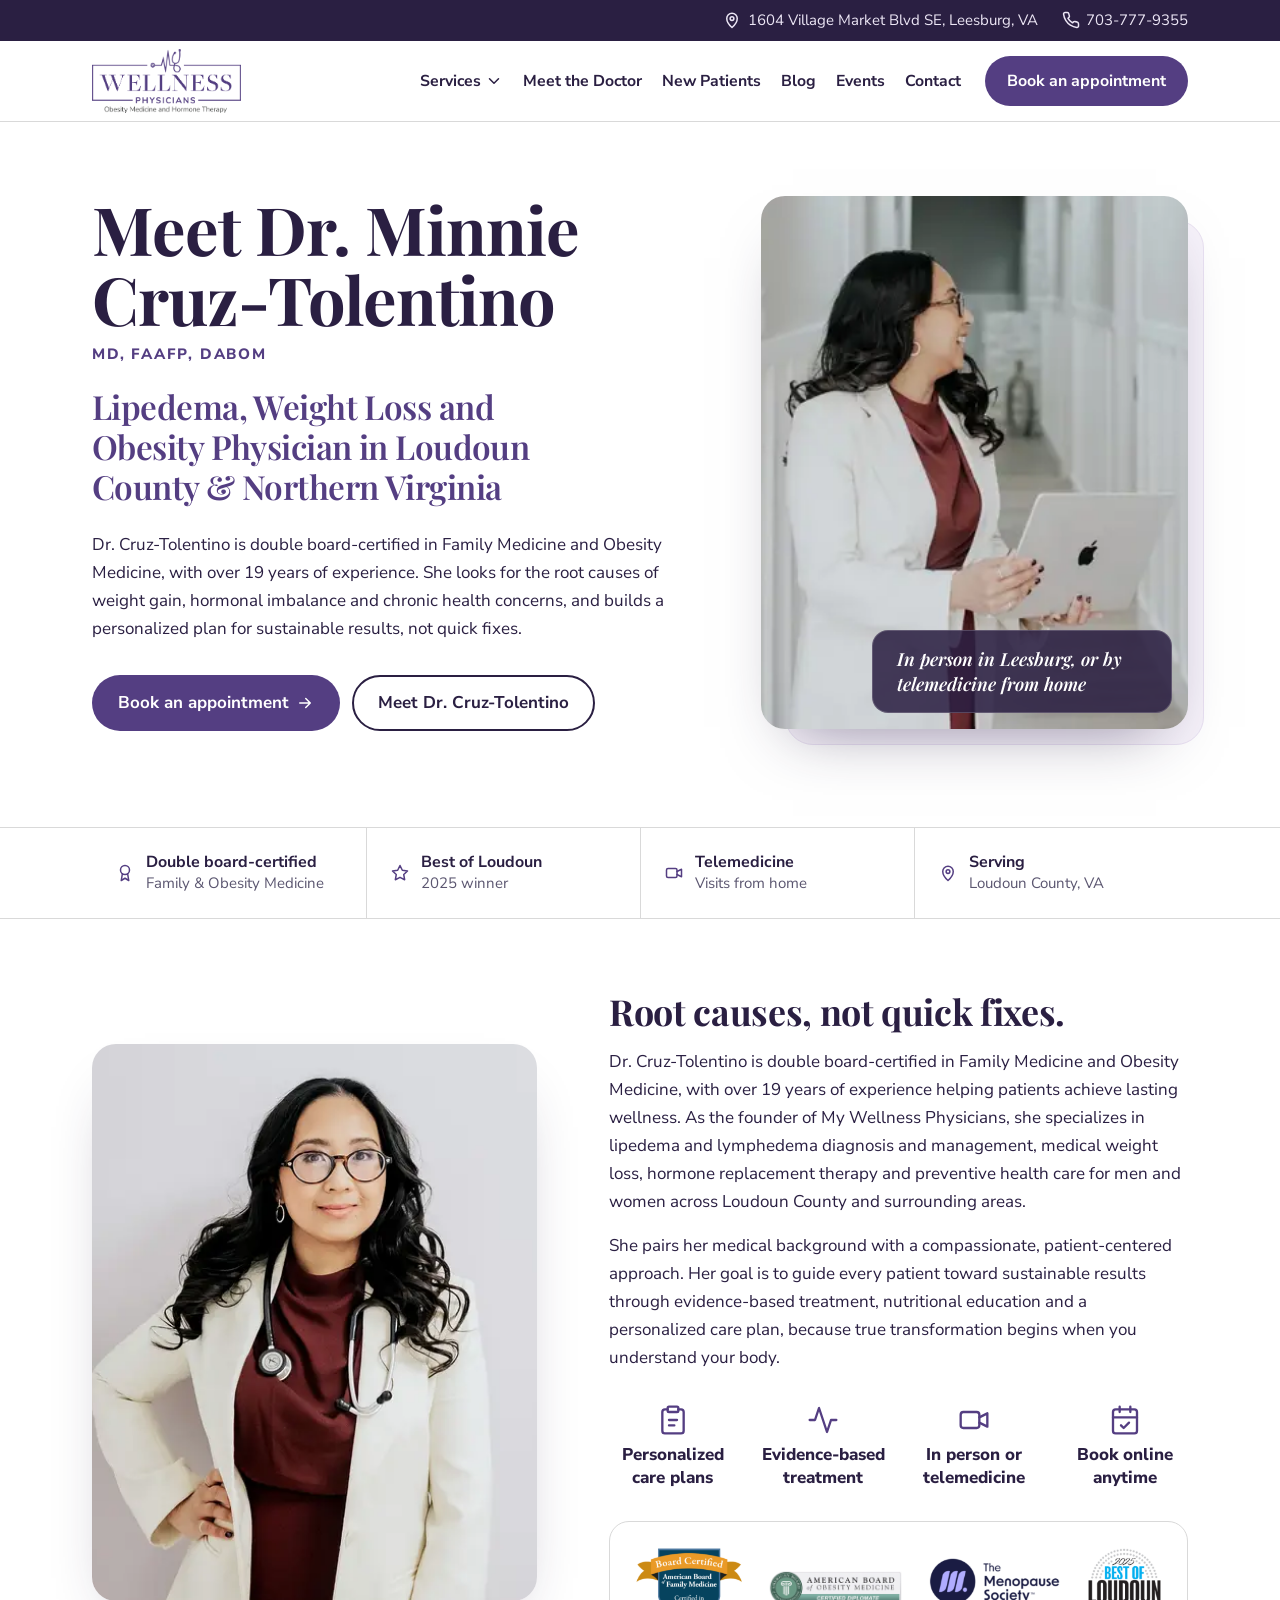
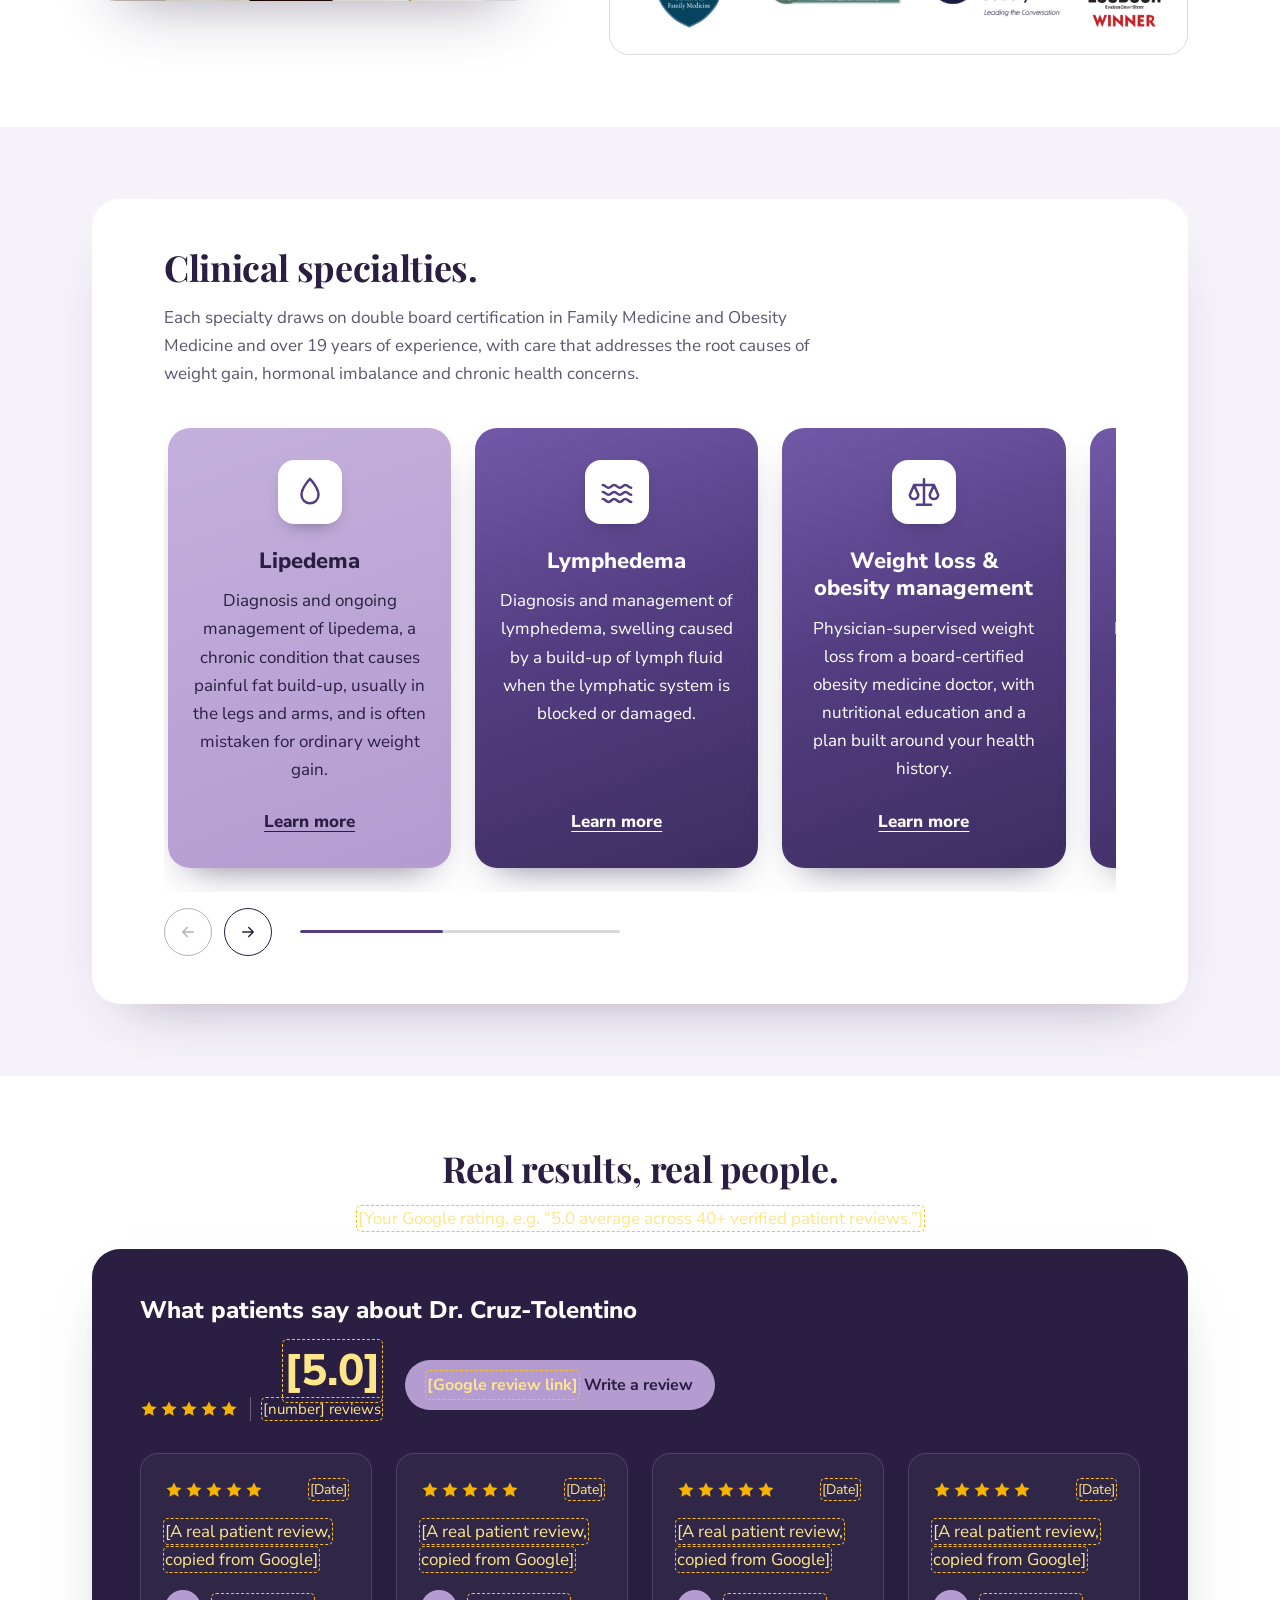
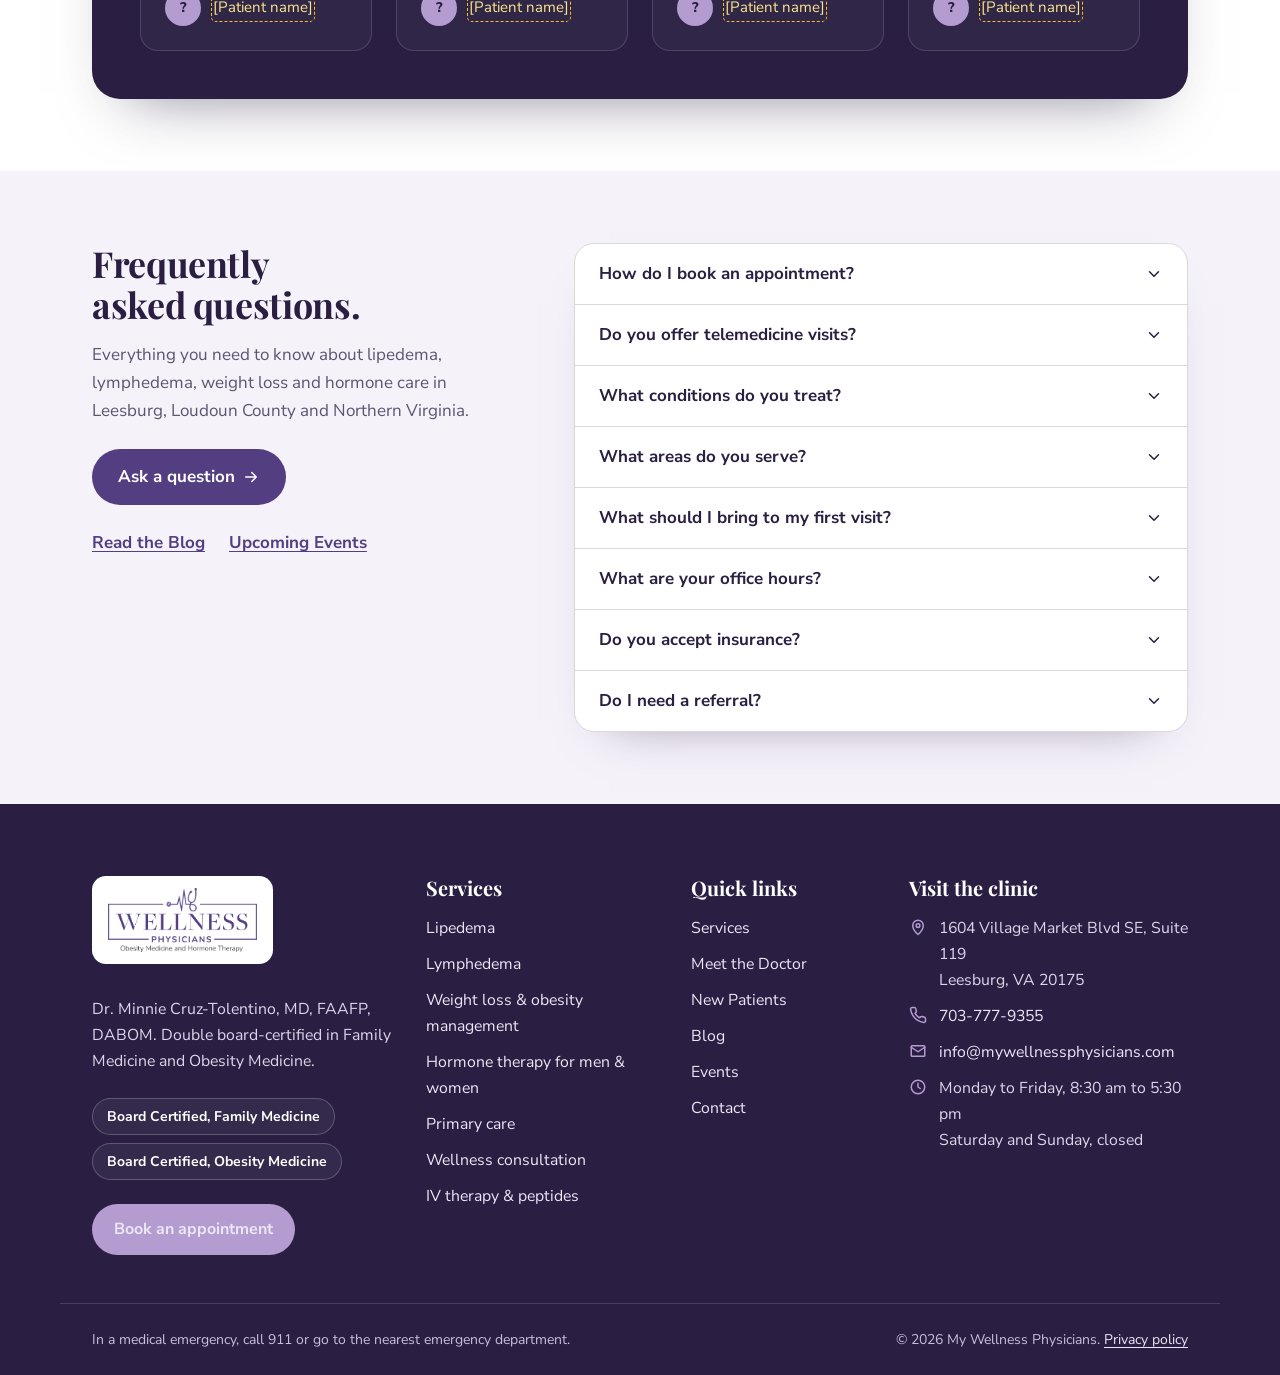
<file: index.html>
<!doctype html>
<html lang="en">
<head>
  <meta charset="utf-8">
  <meta name="viewport" content="width=device-width, initial-scale=1">
  <title>Lipedema, Weight Loss &amp; Obesity Doctor in Leesburg, VA | My Wellness Physicians</title>
  <meta name="description" content="Lipedema and lymphedema care, weight loss and obesity management, hormone therapy, primary care and IV therapy in Leesburg, VA. Dr. Minnie Cruz-Tolentino, MD, FAAFP, DABOM, serves Loudoun County and Northern Virginia in person and by telemedicine.">
  <link rel="canonical" href="https://www.mywellnessphysicians.com/">

  <meta property="og:type" content="website">
  <meta property="og:site_name" content="My Wellness Physicians">
  <meta property="og:title" content="Lipedema, Weight Loss &amp; Obesity Physician in Leesburg, VA">
  <meta property="og:description" content="Physician-led medical weight loss, lipedema and lymphedema care, and hormone therapy for Loudoun County. In person or by telemedicine.">
  <meta property="og:url" content="https://www.mywellnessphysicians.com/">
  <meta property="og:image" content="https://www.mywellnessphysicians.com/assets/img/og-image.jpg">
  <meta name="twitter:card" content="summary_large_image">

  <link rel="preconnect" href="https://fonts.googleapis.com">
  <link rel="preconnect" href="https://fonts.gstatic.com" crossorigin>
  <link href="https://fonts.googleapis.com/css2?family=Nunito+Sans:opsz,wght@6..12,400;6..12,600;6..12,700;6..12,800&family=Playfair+Display:wght@600;700&display=swap" rel="stylesheet">
  <link rel="preload" as="image" href="assets/img/dr-cruz-tolentino-clinic-1200.webp" imagesrcset="assets/img/dr-cruz-tolentino-clinic-700.webp 700w, assets/img/dr-cruz-tolentino-clinic-1200.webp 1200w" imagesizes="(min-width: 900px) 540px, 100vw">
  <link rel="stylesheet" href="styles.css">

  <script type="application/ld+json">
  {
    "@context": "https://schema.org",
    "@type": "MedicalClinic",
    "@id": "https://www.mywellnessphysicians.com/#clinic",
    "name": "My Wellness Physicians",
    "description": "Lipedema, weight loss and obesity medicine practice in Leesburg, Virginia offering lipedema and lymphedema care, weight loss and obesity management, hormone therapy for men and women, primary care, wellness consultations, and IV therapy and peptides.",
    "url": "https://www.mywellnessphysicians.com/",
    "logo": "https://www.mywellnessphysicians.com/assets/logo.png",
    "image": "https://www.mywellnessphysicians.com/assets/img/og-image.jpg",
    "telephone": "+1-703-777-9355",
    "email": "info@mywellnessphysicians.com",
    "address": {
      "@type": "PostalAddress",
      "streetAddress": "1604 Village Market Blvd SE, Suite 119",
      "addressLocality": "Leesburg",
      "addressRegion": "VA",
      "postalCode": "20175",
      "addressCountry": "US"
    },
    "areaServed": [
      {
        "@type": "City",
        "name": "Leesburg, VA"
      },
      {
        "@type": "AdministrativeArea",
        "name": "Loudoun County, VA"
      },
      {
        "@type": "AdministrativeArea",
        "name": "Northern Virginia"
      }
    ],
    "openingHoursSpecification": [
      {
        "@type": "OpeningHoursSpecification",
        "dayOfWeek": [
          "Monday",
          "Tuesday",
          "Wednesday",
          "Thursday",
          "Friday"
        ],
        "opens": "08:30",
        "closes": "17:30"
      }
    ],
    "medicalSpecialty": [
      "PrimaryCare"
    ],
    "availableService": [
      {
        "@type": "MedicalTherapy",
        "name": "Lipedema diagnosis and management"
      },
      {
        "@type": "MedicalTherapy",
        "name": "Lymphedema diagnosis and management"
      },
      {
        "@type": "MedicalTherapy",
        "name": "Weight loss and obesity management"
      },
      {
        "@type": "MedicalTherapy",
        "name": "Hormone therapy for men and women"
      },
      {
        "@type": "MedicalTherapy",
        "name": "Wellness consultation"
      },
      {
        "@type": "MedicalTherapy",
        "name": "IV therapy and peptides"
      },
      {
        "@type": "MedicalProcedure",
        "name": "Primary care"
      }
    ],
    "potentialAction": {
      "@type": "ReserveAction",
      "target": "https://scheduling.symplast.com/mywellnessphysicians/3?provider=7"
    },
    "employee": {
      "@type": "Physician",
      "name": "Minnie Cruz-Tolentino, MD, FAAFP, DABOM",
      "image": "https://www.mywellnessphysicians.com/assets/img/dr-cruz-tolentino-portrait-900.webp"
    }
  }
  </script>
  <script type="application/ld+json">
{
  "@context": "https://schema.org",
  "@type": "FAQPage",
  "mainEntity": [
    {
      "@type": "Question",
      "name": "How do I book an appointment?",
      "acceptedAnswer": {
        "@type": "Answer",
        "text": "Book online at any time, call 703-777-9355 during office hours, or email info@mywellnessphysicians.com."
      }
    },
    {
      "@type": "Question",
      "name": "Do you offer telemedicine visits?",
      "acceptedAnswer": {
        "@type": "Answer",
        "text": "Yes. You can see Dr. Cruz-Tolentino in our Leesburg office or by telemedicine from home."
      }
    },
    {
      "@type": "Question",
      "name": "What conditions do you treat?",
      "acceptedAnswer": {
        "@type": "Answer",
        "text": "Lipedema, lymphedema, weight loss and obesity, hormone imbalance in men and women, and everyday primary care. We also offer wellness consultations, and IV therapy and peptides."
      }
    },
    {
      "@type": "Question",
      "name": "What areas do you serve?",
      "acceptedAnswer": {
        "@type": "Answer",
        "text": "Patients come to us from Leesburg, across Loudoun County and throughout Northern Virginia. Telemedicine visits make it easy to see us from further away."
      }
    },
    {
      "@type": "Question",
      "name": "What should I bring to my first visit?",
      "acceptedAnswer": {
        "@type": "Answer",
        "text": "Your medical records, a list of your current medications, and any questions you’d like to ask."
      }
    },
    {
      "@type": "Question",
      "name": "What are your office hours?",
      "acceptedAnswer": {
        "@type": "Answer",
        "text": "Monday to Friday, 8:30 am to 5:30 pm. We’re closed on Saturday and Sunday."
      }
    }
  ]
}
  </script>
</head>
<body>
  <a class="skip-link" href="#main">Skip to main content</a>

  <div class="utility-bar">
    <div class="container utility-inner">
      <a class="utility-item" href="https://www.google.com/maps/search/?api=1&amp;query=1604+Village+Market+Blvd+SE+Suite+119+Leesburg+VA+20175">
        <svg class="icon" aria-hidden="true" viewBox="0 0 24 24"><path d="M12 22s7-6.2 7-12a7 7 0 1 0-14 0c0 5.8 7 12 7 12z"/><circle cx="12" cy="10" r="2.5"/></svg>
        1604 Village Market Blvd SE, Leesburg, VA
      </a>
      <a class="utility-item" href="tel:+17037779355">
        <svg class="icon" aria-hidden="true" viewBox="0 0 24 24"><path d="M22 16.9v3a2 2 0 0 1-2.2 2 19.8 19.8 0 0 1-8.6-3.1 19.5 19.5 0 0 1-6-6A19.8 19.8 0 0 1 2.1 4.2 2 2 0 0 1 4.1 2h3a2 2 0 0 1 2 1.7c.1.9.4 1.8.7 2.7a2 2 0 0 1-.5 2.1L8 9.8a16 16 0 0 0 6 6l1.3-1.3a2 2 0 0 1 2.1-.4c.9.3 1.8.6 2.7.7a2 2 0 0 1 1.7 2z"/></svg>
        703-777-9355
      </a>
    </div>
  </div>

  <header class="site-header">
    <div class="container header-inner">
      <a class="brand" href="./">
        <img src="assets/logo.png" width="1577" height="676" alt="My Wellness Physicians: Obesity Medicine and Hormone Therapy">
      </a>

      <button class="nav-toggle" type="button" aria-expanded="false" aria-controls="site-nav">
        <svg class="icon" aria-hidden="true" viewBox="0 0 24 24"><path d="M4 7h16M4 12h16M4 17h16"/></svg>
        <span>Menu</span>
      </button>

      <nav class="site-nav" id="site-nav" aria-label="Main">
        <ul>
          <li class="has-sub">
            <button class="sub-toggle" type="button" aria-expanded="false" aria-controls="services-menu">
              Services
              <svg class="icon" aria-hidden="true" viewBox="0 0 24 24"><path d="m6 9 6 6 6-6"/></svg>
            </button>
            <ul class="sub-menu" id="services-menu">
              <li><a href="services/">All services</a></li>
              <li><a href="lipedema-treatment/">Lipedema</a></li>
              <li><a href="lymphedema-treatment/">Lymphedema</a></li>
              <li><a href="medical-weight-loss/">Weight loss &amp; obesity management</a></li>
              <li><a href="services/#hormone-therapy">Hormone therapy for men &amp; women</a></li>
              <li><a href="services/#primary-care">Primary care</a></li>
              <li><a href="services/#wellness-consultation">Wellness consultation</a></li>
              <li><a href="services/#iv-therapy-peptides">IV therapy &amp; peptides</a></li>
            </ul>
          </li>
          <li><a href="meet-the-doctor/">Meet the Doctor</a></li>
          <li><a href="new-patients/">New Patients</a></li>
          <li><a href="blog/">Blog</a></li>
          <li><a href="events/">Events</a></li>
          <li><a href="contact/">Contact</a></li>
        </ul>
        <a class="btn btn-primary nav-cta" href="https://scheduling.symplast.com/mywellnessphysicians/3?provider=7">Book an appointment</a>
      </nav>
    </div>
  </header>

  <main id="main">
    <section class="hero" aria-labelledby="hero-title">
      <div class="container hero-inner">
        <div class="hero-copy">
          <h1 id="hero-title">
            <span class="hero-name">Meet Dr. Minnie Cruz-Tolentino</span>
            <span class="hero-credentials">MD, FAAFP, DABOM</span>
            <span class="hero-role">Lipedema, Weight Loss and Obesity Physician in Loudoun County &amp; Northern Virginia</span>
          </h1>
          <p>Dr. Cruz-Tolentino is double board-certified in Family Medicine and Obesity Medicine, with over 19 years of experience. She looks for the root causes of weight gain, hormonal imbalance and chronic health concerns, and builds a personalized plan for sustainable results, not quick fixes.</p>
          <div class="hero-actions">
            <a class="btn btn-primary btn-lg" href="https://scheduling.symplast.com/mywellnessphysicians/3?provider=7">
              Book an appointment
              <svg class="icon" aria-hidden="true" viewBox="0 0 24 24"><path d="M5 12h14M13 6l6 6-6 6"/></svg>
            </a>
            <a class="btn btn-outline btn-lg" href="meet-the-doctor/">Meet Dr. Cruz-Tolentino</a>
          </div>
        </div>
        <figure class="hero-media">
          <img
            src="assets/img/dr-cruz-tolentino-clinic-1200.webp"
            srcset="assets/img/dr-cruz-tolentino-clinic-700.webp 700w, assets/img/dr-cruz-tolentino-clinic-1200.webp 1200w"
            sizes="(min-width: 900px) 520px, 100vw"
            width="1200" height="675"
            alt="Dr. Minnie Cruz-Tolentino in the hallway of My Wellness Physicians in Leesburg, VA"
            fetchpriority="high">
          <figcaption class="hero-caption">In person in Leesburg, or by telemedicine from home</figcaption>
        </figure>
      </div>
    </section>

    <section class="trust-bar" aria-label="Credentials">
      <ul class="container trust-list">
        <li>
          <svg class="icon icon-md" aria-hidden="true" viewBox="0 0 24 24"><circle cx="12" cy="8" r="6"/><path d="M15.5 13 17 22l-5-3-5 3 1.5-9"/></svg>
          <span><strong>Double board-certified</strong> Family &amp; Obesity Medicine</span>
        </li>
        <li>
          <svg class="icon icon-md" aria-hidden="true" viewBox="0 0 24 24"><path d="M12 2l3.1 6.3 6.9 1-5 4.8 1.2 6.9-6.2-3.2-6.2 3.2L7 14.1 2 9.3l6.9-1z"/></svg>
          <span><strong>Best of Loudoun</strong> 2025 winner</span>
        </li>
        <li>
          <svg class="icon icon-md" aria-hidden="true" viewBox="0 0 24 24"><rect x="2" y="6" width="14" height="12" rx="2"/><path d="m16 10 6-3v10l-6-3"/></svg>
          <span><strong>Telemedicine</strong> Visits from home</span>
        </li>
        <li>
          <svg class="icon icon-md" aria-hidden="true" viewBox="0 0 24 24"><path d="M12 22s7-6.2 7-12a7 7 0 1 0-14 0c0 5.8 7 12 7 12z"/><circle cx="12" cy="10" r="2.5"/></svg>
          <span><strong>Serving</strong> Loudoun County, VA</span>
        </li>
      </ul>
    </section>

    <section class="about" id="about" aria-labelledby="about-title">
      <div class="container about-inner">
        <img class="about-photo"
          src="assets/img/dr-cruz-tolentino-portrait-900.webp"
          srcset="assets/img/dr-cruz-tolentino-portrait-500.webp 500w, assets/img/dr-cruz-tolentino-portrait-900.webp 900w"
          sizes="(min-width: 900px) 460px, 100vw"
          width="900" height="984" loading="lazy"
          alt="Portrait of Dr. Minnie Cruz-Tolentino, obesity medicine physician in Leesburg, VA">
        <div>
          <h2 id="about-title">Root causes, not quick fixes.</h2>
          <p>Dr. Cruz-Tolentino is double board-certified in Family Medicine and Obesity Medicine, with over 19 years of experience helping patients achieve lasting wellness. As the founder of My Wellness Physicians, she specializes in lipedema and lymphedema diagnosis and management, medical weight loss, hormone replacement therapy and preventive health care for men and women across Loudoun County and surrounding areas.</p>
          <p>She pairs her medical background with a compassionate, patient-centered approach. Her goal is to guide every patient toward sustainable results through evidence-based treatment, nutritional education and a personalized care plan, because true transformation begins when you understand your body.</p>
          <ul class="features">
            <li>
              <svg class="icon icon-lg" aria-hidden="true" viewBox="0 0 24 24"><rect x="8" y="2" width="8" height="4" rx="1"/><path d="M16 4h2a2 2 0 0 1 2 2v14a2 2 0 0 1-2 2H6a2 2 0 0 1-2-2V6a2 2 0 0 1 2-2h2M9 12h6M9 16h4"/></svg>
              <span>Personalized care plans</span>
            </li>
            <li>
              <svg class="icon icon-lg" aria-hidden="true" viewBox="0 0 24 24"><path d="M22 12h-4l-3 9L9 3l-3 9H2"/></svg>
              <span>Evidence-based treatment</span>
            </li>
            <li>
              <svg class="icon icon-lg" aria-hidden="true" viewBox="0 0 24 24"><rect x="2" y="6" width="14" height="12" rx="2"/><path d="m16 10 6-3v10l-6-3"/></svg>
              <span>In person or telemedicine</span>
            </li>
            <li>
              <svg class="icon icon-lg" aria-hidden="true" viewBox="0 0 24 24"><rect x="3" y="4" width="18" height="18" rx="2"/><path d="M16 2v4M8 2v4M3 10h18M9 16l2 2 4-4"/></svg>
              <span>Book online anytime</span>
            </li>
          </ul>
          <ul class="credentials" aria-label="Certifications and recognition">
            <li><img src="assets/img/credentials/abfm-board-certified.png" width="199" height="152" loading="lazy" alt="Board Certified, American Board of Family Medicine"></li>
            <li><img src="assets/img/credentials/abom-diplomate.png" width="293" height="78" loading="lazy" alt="American Board of Obesity Medicine, Certified Diplomate"></li>
            <li><img src="assets/img/credentials/menopause-society.png" width="218" height="102" loading="lazy" alt="The Menopause Society"></li>
            <li><img src="assets/img/credentials/best-of-loudoun-2025.png" width="123" height="134" loading="lazy" alt="Best of Loudoun 2025 Winner, Loudoun Times-Mirror"></li>
          </ul>
        </div>
      </div>
    </section>

    <section class="services" id="services" aria-labelledby="services-title">
      <div class="container">
        <div class="services-panel">
          <div class="section-head">
            <h2 id="services-title">Clinical specialties.</h2>
            <p>Each specialty draws on double board certification in Family Medicine and Obesity Medicine and over 19 years of experience, with care that addresses the root causes of weight gain, hormonal imbalance and chronic health concerns.</p>
          </div>
          <div class="carousel" data-carousel>
            <ul class="service-cards" id="service-cards" tabindex="0" aria-label="Clinical specialties, scroll sideways for more">
          <li class="service-card" id="lipedema">
            <span class="card-icon" aria-hidden="true"><svg viewBox="0 0 24 24"><path d="M12 2.7s-6 6.3-6 11.3a6 6 0 0 0 12 0c0-5-6-11.3-6-11.3z"/></svg></span>
            <h3>Lipedema</h3>
            <p>Diagnosis and ongoing management of lipedema, a chronic condition that causes painful fat build-up, usually in the legs and arms, and is often mistaken for ordinary weight gain.</p>
            <a class="card-link" href="lipedema-treatment/">Learn more<span class="visually-hidden"> about lipedema treatment</span></a>
          </li>
          <li class="service-card" id="lymphedema">
            <span class="card-icon" aria-hidden="true"><svg viewBox="0 0 24 24"><path d="M2 7c2 0 2 2 4 2s2-2 4-2 2 2 4 2 2-2 4-2 2 2 4 2M2 12c2 0 2 2 4 2s2-2 4-2 2 2 4 2 2-2 4-2 2 2 4 2M2 17c2 0 2 2 4 2s2-2 4-2 2 2 4 2 2-2 4-2 2 2 4 2"/></svg></span>
            <h3>Lymphedema</h3>
            <p>Diagnosis and management of lymphedema, swelling caused by a build-up of lymph fluid when the lymphatic system is blocked or damaged.</p>
            <a class="card-link" href="lymphedema-treatment/">Learn more<span class="visually-hidden"> about lymphedema treatment</span></a>
          </li>
          <li class="service-card" id="weight-loss">
            <span class="card-icon" aria-hidden="true"><svg viewBox="0 0 24 24"><path d="M12 3v18M7 21h10M5 7h14M5 7l-3 7a3 3 0 0 0 6 0zM19 7l-3 7a3 3 0 0 0 6 0z"/></svg></span>
            <h3>Weight loss &amp; obesity management</h3>
            <p>Physician-supervised weight loss from a board-certified obesity medicine doctor, with nutritional education and a plan built around your health history.</p>
            <a class="card-link" href="medical-weight-loss/">Learn more<span class="visually-hidden"> about weight loss and obesity management</span></a>
          </li>
          <li class="service-card" id="hormone-therapy">
            <span class="card-icon" aria-hidden="true"><svg viewBox="0 0 24 24"><path d="m10.5 20.5 10-10a4.95 4.95 0 1 0-7-7l-10 10a4.95 4.95 0 1 0 7 7zM8.5 8.5l7 7"/></svg></span>
            <h3>Hormone therapy for men &amp; women</h3>
            <p>Hormone replacement therapy (HRT) for men and women dealing with hormonal imbalance, guided by your symptoms and health history.</p>
            <a class="card-link" href="https://scheduling.symplast.com/mywellnessphysicians/3?provider=7">Book a visit<span class="visually-hidden"> for hormone therapy</span></a>
          </li>
          <li class="service-card" id="primary-care">
            <span class="card-icon" aria-hidden="true"><svg viewBox="0 0 24 24"><path d="M12 22s8-4 8-10V5l-8-3-8 3v7c0 6 8 10 8 10z"/><path d="m9 12 2 2 4-4"/></svg></span>
            <h3>Primary care</h3>
            <p>Comprehensive primary care for men and women: preventive check-ups, early detection and ongoing management of chronic conditions.</p>
            <a class="card-link" href="https://scheduling.symplast.com/mywellnessphysicians/3?provider=7">Book a visit<span class="visually-hidden"> for primary care</span></a>
          </li>
          <li class="service-card" id="wellness-consultation">
            <span class="card-icon" aria-hidden="true"><svg viewBox="0 0 24 24"><path d="M21 15a2 2 0 0 1-2 2H7l-4 4V5a2 2 0 0 1 2-2h14a2 2 0 0 1 2 2z"/><path d="M8 9h8M8 13h5"/></svg></span>
            <h3>Wellness consultation</h3>
            <p>A one-on-one visit to review your health, goals and concerns, and map out a personalized plan for feeling your best.</p>
            <a class="card-link" href="https://scheduling.symplast.com/mywellnessphysicians/3?provider=7">Book a visit<span class="visually-hidden"> for a wellness consultation</span></a>
          </li>
          <li class="service-card" id="iv-therapy-peptides">
            <span class="card-icon" aria-hidden="true"><svg viewBox="0 0 24 24"><path d="M9 2h6M10 2v3M14 2v3M7 5h10v6a5 5 0 0 1-10 0z"/><path d="M12 16v6"/></svg></span>
            <h3>IV therapy &amp; peptides</h3>
            <p>IV therapy and peptide therapy, offered when appropriate as part of a personalized, physician-guided plan.</p>
            <a class="card-link" href="https://scheduling.symplast.com/mywellnessphysicians/3?provider=7">Book a visit<span class="visually-hidden"> for IV therapy and peptides</span></a>
          </li>
            </ul>
            <div class="carousel-controls">
              <button class="carousel-btn" type="button" data-dir="-1" aria-controls="service-cards" aria-label="Previous specialties">
                <svg class="icon" aria-hidden="true" viewBox="0 0 24 24"><path d="M19 12H5M11 6l-6 6 6 6"/></svg>
              </button>
              <button class="carousel-btn" type="button" data-dir="1" aria-controls="service-cards" aria-label="Next specialties">
                <svg class="icon" aria-hidden="true" viewBox="0 0 24 24"><path d="M5 12h14M13 6l6 6-6 6"/></svg>
              </button>
              <div class="carousel-progress" aria-hidden="true"><span></span></div>
            </div>
          </div>
        </div>
      </div>
    </section>

    <section class="reviews" id="reviews" aria-labelledby="reviews-title">
      <div class="container">
        <div class="section-head section-head--center">
          <h2 id="reviews-title">Real results, real people.</h2>
          <p><span class="ph">[Your Google rating, e.g. “5.0 average across 40+ verified patient reviews.”]</span></p>
        </div>
        <div class="reviews-panel">
          <div class="reviews-top">
            <h3>What patients say about Dr. Cruz-Tolentino</h3>
            <div class="reviews-summary">
              <div class="reviews-score">
                <span class="score"><span class="ph">[5.0]</span></span>
                <span class="score-line"><span class="stars" role="img" aria-label="5 out of 5 stars"><svg viewBox="0 0 24 24" aria-hidden="true"><path d="M12 2l3.1 6.3 6.9 1-5 4.8 1.2 6.9-6.2-3.2-6.2 3.2L7 14.1 2 9.3l6.9-1z"/></svg><svg viewBox="0 0 24 24" aria-hidden="true"><path d="M12 2l3.1 6.3 6.9 1-5 4.8 1.2 6.9-6.2-3.2-6.2 3.2L7 14.1 2 9.3l6.9-1z"/></svg><svg viewBox="0 0 24 24" aria-hidden="true"><path d="M12 2l3.1 6.3 6.9 1-5 4.8 1.2 6.9-6.2-3.2-6.2 3.2L7 14.1 2 9.3l6.9-1z"/></svg><svg viewBox="0 0 24 24" aria-hidden="true"><path d="M12 2l3.1 6.3 6.9 1-5 4.8 1.2 6.9-6.2-3.2-6.2 3.2L7 14.1 2 9.3l6.9-1z"/></svg><svg viewBox="0 0 24 24" aria-hidden="true"><path d="M12 2l3.1 6.3 6.9 1-5 4.8 1.2 6.9-6.2-3.2-6.2 3.2L7 14.1 2 9.3l6.9-1z"/></svg></span><span class="review-count"><span class="ph">[number] reviews</span></span></span>
              </div>
              <a class="btn btn-lilac" href="#"><span class="ph">[Google review link]</span> Write a review</a>
            </div>
          </div>
          <ul class="review-cards">
            <li class="review-card">
              <div class="review-meta"><span class="stars" role="img" aria-label="5 out of 5 stars"><svg viewBox="0 0 24 24" aria-hidden="true"><path d="M12 2l3.1 6.3 6.9 1-5 4.8 1.2 6.9-6.2-3.2-6.2 3.2L7 14.1 2 9.3l6.9-1z"/></svg><svg viewBox="0 0 24 24" aria-hidden="true"><path d="M12 2l3.1 6.3 6.9 1-5 4.8 1.2 6.9-6.2-3.2-6.2 3.2L7 14.1 2 9.3l6.9-1z"/></svg><svg viewBox="0 0 24 24" aria-hidden="true"><path d="M12 2l3.1 6.3 6.9 1-5 4.8 1.2 6.9-6.2-3.2-6.2 3.2L7 14.1 2 9.3l6.9-1z"/></svg><svg viewBox="0 0 24 24" aria-hidden="true"><path d="M12 2l3.1 6.3 6.9 1-5 4.8 1.2 6.9-6.2-3.2-6.2 3.2L7 14.1 2 9.3l6.9-1z"/></svg><svg viewBox="0 0 24 24" aria-hidden="true"><path d="M12 2l3.1 6.3 6.9 1-5 4.8 1.2 6.9-6.2-3.2-6.2 3.2L7 14.1 2 9.3l6.9-1z"/></svg></span><span class="review-date"><span class="ph">[Date]</span></span></div>
              <p><span class="ph">[A real patient review, copied from Google]</span></p>
              <div class="review-author"><span class="avatar" aria-hidden="true">?</span><span class="ph">[Patient name]</span></div>
            </li>
            <li class="review-card">
              <div class="review-meta"><span class="stars" role="img" aria-label="5 out of 5 stars"><svg viewBox="0 0 24 24" aria-hidden="true"><path d="M12 2l3.1 6.3 6.9 1-5 4.8 1.2 6.9-6.2-3.2-6.2 3.2L7 14.1 2 9.3l6.9-1z"/></svg><svg viewBox="0 0 24 24" aria-hidden="true"><path d="M12 2l3.1 6.3 6.9 1-5 4.8 1.2 6.9-6.2-3.2-6.2 3.2L7 14.1 2 9.3l6.9-1z"/></svg><svg viewBox="0 0 24 24" aria-hidden="true"><path d="M12 2l3.1 6.3 6.9 1-5 4.8 1.2 6.9-6.2-3.2-6.2 3.2L7 14.1 2 9.3l6.9-1z"/></svg><svg viewBox="0 0 24 24" aria-hidden="true"><path d="M12 2l3.1 6.3 6.9 1-5 4.8 1.2 6.9-6.2-3.2-6.2 3.2L7 14.1 2 9.3l6.9-1z"/></svg><svg viewBox="0 0 24 24" aria-hidden="true"><path d="M12 2l3.1 6.3 6.9 1-5 4.8 1.2 6.9-6.2-3.2-6.2 3.2L7 14.1 2 9.3l6.9-1z"/></svg></span><span class="review-date"><span class="ph">[Date]</span></span></div>
              <p><span class="ph">[A real patient review, copied from Google]</span></p>
              <div class="review-author"><span class="avatar" aria-hidden="true">?</span><span class="ph">[Patient name]</span></div>
            </li>
            <li class="review-card">
              <div class="review-meta"><span class="stars" role="img" aria-label="5 out of 5 stars"><svg viewBox="0 0 24 24" aria-hidden="true"><path d="M12 2l3.1 6.3 6.9 1-5 4.8 1.2 6.9-6.2-3.2-6.2 3.2L7 14.1 2 9.3l6.9-1z"/></svg><svg viewBox="0 0 24 24" aria-hidden="true"><path d="M12 2l3.1 6.3 6.9 1-5 4.8 1.2 6.9-6.2-3.2-6.2 3.2L7 14.1 2 9.3l6.9-1z"/></svg><svg viewBox="0 0 24 24" aria-hidden="true"><path d="M12 2l3.1 6.3 6.9 1-5 4.8 1.2 6.9-6.2-3.2-6.2 3.2L7 14.1 2 9.3l6.9-1z"/></svg><svg viewBox="0 0 24 24" aria-hidden="true"><path d="M12 2l3.1 6.3 6.9 1-5 4.8 1.2 6.9-6.2-3.2-6.2 3.2L7 14.1 2 9.3l6.9-1z"/></svg><svg viewBox="0 0 24 24" aria-hidden="true"><path d="M12 2l3.1 6.3 6.9 1-5 4.8 1.2 6.9-6.2-3.2-6.2 3.2L7 14.1 2 9.3l6.9-1z"/></svg></span><span class="review-date"><span class="ph">[Date]</span></span></div>
              <p><span class="ph">[A real patient review, copied from Google]</span></p>
              <div class="review-author"><span class="avatar" aria-hidden="true">?</span><span class="ph">[Patient name]</span></div>
            </li>
            <li class="review-card">
              <div class="review-meta"><span class="stars" role="img" aria-label="5 out of 5 stars"><svg viewBox="0 0 24 24" aria-hidden="true"><path d="M12 2l3.1 6.3 6.9 1-5 4.8 1.2 6.9-6.2-3.2-6.2 3.2L7 14.1 2 9.3l6.9-1z"/></svg><svg viewBox="0 0 24 24" aria-hidden="true"><path d="M12 2l3.1 6.3 6.9 1-5 4.8 1.2 6.9-6.2-3.2-6.2 3.2L7 14.1 2 9.3l6.9-1z"/></svg><svg viewBox="0 0 24 24" aria-hidden="true"><path d="M12 2l3.1 6.3 6.9 1-5 4.8 1.2 6.9-6.2-3.2-6.2 3.2L7 14.1 2 9.3l6.9-1z"/></svg><svg viewBox="0 0 24 24" aria-hidden="true"><path d="M12 2l3.1 6.3 6.9 1-5 4.8 1.2 6.9-6.2-3.2-6.2 3.2L7 14.1 2 9.3l6.9-1z"/></svg><svg viewBox="0 0 24 24" aria-hidden="true"><path d="M12 2l3.1 6.3 6.9 1-5 4.8 1.2 6.9-6.2-3.2-6.2 3.2L7 14.1 2 9.3l6.9-1z"/></svg></span><span class="review-date"><span class="ph">[Date]</span></span></div>
              <p><span class="ph">[A real patient review, copied from Google]</span></p>
              <div class="review-author"><span class="avatar" aria-hidden="true">?</span><span class="ph">[Patient name]</span></div>
            </li>
          </ul>
        </div>
      </div>
    </section>

    <section class="faq" id="faq" aria-labelledby="faq-title">
      <div class="container faq-inner">
        <div class="faq-intro">
          <h2 id="faq-title">Frequently asked questions.</h2>
          <p>Everything you need to know about lipedema, lymphedema, weight loss and hormone care in Leesburg, Loudoun County and Northern Virginia.</p>
          <a class="btn btn-primary btn-lg" href="mailto:info@mywellnessphysicians.com">Ask a question
            <svg class="icon" aria-hidden="true" viewBox="0 0 24 24"><path d="M5 12h14M13 6l6 6-6 6"/></svg></a>
          <p class="faq-links"><a href="blog/">Read the Blog</a><a href="events/">Upcoming Events</a></p>
        </div>
        <div class="faq-list">
            <details class="faq-item">
              <summary>How do I book an appointment?<svg class="icon" aria-hidden="true" viewBox="0 0 24 24"><path d="m6 9 6 6 6-6"/></svg></summary>
              <p>Book online at any time, call <a href="tel:+17037779355">703-777-9355</a> during office hours, or email <a href="mailto:info@mywellnessphysicians.com">info@mywellnessphysicians.com</a>.</p>
            </details>
            <details class="faq-item">
              <summary>Do you offer telemedicine visits?<svg class="icon" aria-hidden="true" viewBox="0 0 24 24"><path d="m6 9 6 6 6-6"/></svg></summary>
              <p>Yes. You can see Dr. Cruz-Tolentino in our Leesburg office or by telemedicine from home.</p>
            </details>
            <details class="faq-item">
              <summary>What conditions do you treat?<svg class="icon" aria-hidden="true" viewBox="0 0 24 24"><path d="m6 9 6 6 6-6"/></svg></summary>
              <p>Lipedema, lymphedema, weight loss and obesity, hormone imbalance in men and women, and everyday primary care. We also offer wellness consultations, and IV therapy and peptides.</p>
            </details>
            <details class="faq-item">
              <summary>What areas do you serve?<svg class="icon" aria-hidden="true" viewBox="0 0 24 24"><path d="m6 9 6 6 6-6"/></svg></summary>
              <p>Patients come to us from Leesburg, across Loudoun County and throughout Northern Virginia. Telemedicine visits make it easy to see us from further away.</p>
            </details>
            <details class="faq-item">
              <summary>What should I bring to my first visit?<svg class="icon" aria-hidden="true" viewBox="0 0 24 24"><path d="m6 9 6 6 6-6"/></svg></summary>
              <p>Your medical records, a list of your current medications, and any questions you’d like to ask.</p>
            </details>
            <details class="faq-item">
              <summary>What are your office hours?<svg class="icon" aria-hidden="true" viewBox="0 0 24 24"><path d="m6 9 6 6 6-6"/></svg></summary>
              <p>Monday to Friday, 8:30 am to 5:30 pm. We’re closed on Saturday and Sunday.</p>
            </details>
            <details class="faq-item">
              <summary>Do you accept insurance?<svg class="icon" aria-hidden="true" viewBox="0 0 24 24"><path d="m6 9 6 6 6-6"/></svg></summary>
              <p><span class="ph">[Your insurance policy: which plans you accept, or how payment works]</span></p>
            </details>
            <details class="faq-item">
              <summary>Do I need a referral?<svg class="icon" aria-hidden="true" viewBox="0 0 24 24"><path d="m6 9 6 6 6-6"/></svg></summary>
              <p><span class="ph">[Whether patients need a referral]</span></p>
            </details>
        </div>
      </div>
    </section>
  </main>

  <footer class="site-footer">
    <div class="container footer-grid">
      <div class="footer-brand-col">
        <a class="footer-logo" href="./"><img src="assets/logo.png" width="1577" height="676" alt="My Wellness Physicians home"></a>
        <p>Dr. Minnie Cruz-Tolentino, MD, FAAFP, DABOM. Double board-certified in Family Medicine and Obesity Medicine.</p>
        <ul class="footer-badges">
          <li>Board Certified, Family Medicine</li>
          <li>Board Certified, Obesity Medicine</li>
        </ul>
        <a class="btn btn-lilac" href="https://scheduling.symplast.com/mywellnessphysicians/3?provider=7">Book an appointment</a>
      </div>
      <nav class="footer-col" aria-label="Services">
        <h2>Services</h2>
        <ul>
          <li><a href="lipedema-treatment/">Lipedema</a></li>
          <li><a href="lymphedema-treatment/">Lymphedema</a></li>
          <li><a href="medical-weight-loss/">Weight loss &amp; obesity management</a></li>
          <li><a href="services/#hormone-therapy">Hormone therapy for men &amp; women</a></li>
          <li><a href="services/#primary-care">Primary care</a></li>
          <li><a href="services/#wellness-consultation">Wellness consultation</a></li>
          <li><a href="services/#iv-therapy-peptides">IV therapy &amp; peptides</a></li>
        </ul>
      </nav>
      <nav class="footer-col" aria-label="Quick links">
        <h2>Quick links</h2>
        <ul>
          <li><a href="services/">Services</a></li>
          <li><a href="meet-the-doctor/">Meet the Doctor</a></li>
          <li><a href="new-patients/">New Patients</a></li>
          <li><a href="blog/">Blog</a></li>
          <li><a href="events/">Events</a></li>
          <li><a href="contact/">Contact</a></li>
        </ul>
      </nav>
      <div class="footer-col">
        <h2>Visit the clinic</h2>
        <ul class="footer-contact">
          <li><svg class="icon" aria-hidden="true" viewBox="0 0 24 24"><path d="M12 22s7-6.2 7-12a7 7 0 1 0-14 0c0 5.8 7 12 7 12z"/><circle cx="12" cy="10" r="2.5"/></svg><span>1604 Village Market Blvd SE, Suite 119<br>Leesburg, VA 20175</span></li>
          <li><svg class="icon" aria-hidden="true" viewBox="0 0 24 24"><path d="M22 16.9v3a2 2 0 0 1-2.2 2 19.8 19.8 0 0 1-8.6-3.1 19.5 19.5 0 0 1-6-6A19.8 19.8 0 0 1 2.1 4.2 2 2 0 0 1 4.1 2h3a2 2 0 0 1 2 1.7c.1.9.4 1.8.7 2.7a2 2 0 0 1-.5 2.1L8 9.8a16 16 0 0 0 6 6l1.3-1.3a2 2 0 0 1 2.1-.4c.9.3 1.8.6 2.7.7a2 2 0 0 1 1.7 2z"/></svg><span><a href="tel:+17037779355">703-777-9355</a></span></li>
          <li><svg class="icon" aria-hidden="true" viewBox="0 0 24 24"><path d="M4 5h16a1 1 0 0 1 1 1v12a1 1 0 0 1-1 1H4a1 1 0 0 1-1-1V6a1 1 0 0 1 1-1z"/><path d="m3 7 9 6 9-6"/></svg><span><a href="mailto:info@mywellnessphysicians.com">info@mywellnessphysicians.com</a></span></li>
          <li><svg class="icon" aria-hidden="true" viewBox="0 0 24 24"><circle cx="12" cy="12" r="9"/><path d="M12 7v5l3 2"/></svg><span>Monday to Friday, 8:30 am to 5:30 pm<br>Saturday and Sunday, closed</span></li>
        </ul>
      </div>
    </div>
    <div class="container footer-bottom">
      <p>In a medical emergency, call 911 or go to the nearest emergency department.</p>
      <p>© <span id="year">2026</span> My Wellness Physicians. <a href="privacy-policy/">Privacy policy</a></p>
    </div>
  </footer>

  <script src="main.js"></script>
  <script src="carousel.js"></script>
</body>
</html>
</file>
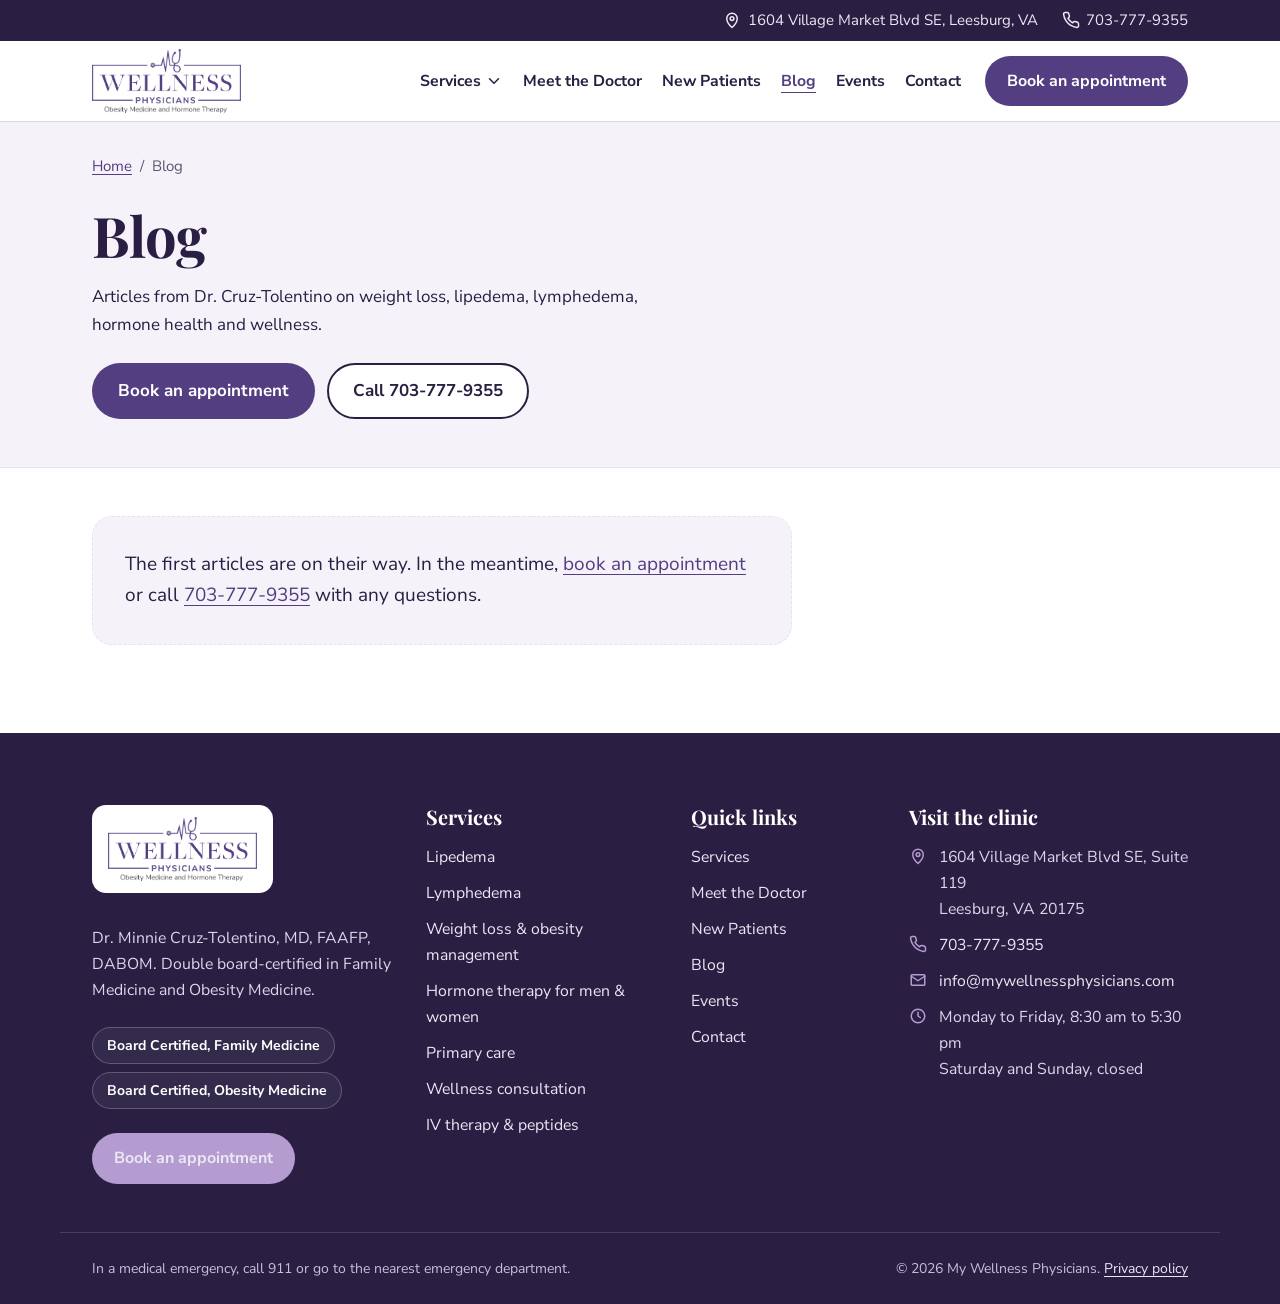
<file: blog/index.html>
<!doctype html>
<html lang="en">
<head>
  <meta charset="utf-8">
  <meta name="viewport" content="width=device-width, initial-scale=1">
  <title>Blog | My Wellness Physicians</title>
  <meta name="description" content="Articles from Dr. Minnie Cruz-Tolentino on weight loss, lipedema, lymphedema, hormone health and wellness.">
  <link rel="canonical" href="https://www.mywellnessphysicians.com/blog/">
  <meta property="og:type" content="website">
  <meta property="og:site_name" content="My Wellness Physicians">
  <meta property="og:title" content="Blog | My Wellness Physicians">
  <meta property="og:description" content="Articles from Dr. Minnie Cruz-Tolentino on weight loss, lipedema, lymphedema, hormone health and wellness.">
  <meta property="og:url" content="https://www.mywellnessphysicians.com/blog/">
  <meta property="og:image" content="https://www.mywellnessphysicians.com/assets/img/og-image.jpg">
  <meta name="twitter:card" content="summary_large_image">
  <link rel="preconnect" href="https://fonts.googleapis.com">
  <link rel="preconnect" href="https://fonts.gstatic.com" crossorigin>
  <link href="https://fonts.googleapis.com/css2?family=Nunito+Sans:opsz,wght@6..12,400;6..12,600;6..12,700;6..12,800&family=Playfair+Display:wght@600;700&display=swap" rel="stylesheet">
  <link rel="stylesheet" href="../styles.css">
  <script type="application/ld+json">
{
  "@context": "https://schema.org",
  "@type": "BreadcrumbList",
  "itemListElement": [
    {
      "@type": "ListItem",
      "position": 1,
      "name": "Home",
      "item": "https://www.mywellnessphysicians.com/"
    },
    {
      "@type": "ListItem",
      "position": 2,
      "name": "Blog",
      "item": "https://www.mywellnessphysicians.com/blog/"
    }
  ]
}
  </script>
</head>
<body>
  <a class="skip-link" href="#main">Skip to main content</a>

  <div class="utility-bar">
    <div class="container utility-inner">
      <a class="utility-item" href="https://www.google.com/maps/search/?api=1&amp;query=1604+Village+Market+Blvd+SE+Suite+119+Leesburg+VA+20175">
        <svg class="icon" aria-hidden="true" viewBox="0 0 24 24"><path d="M12 22s7-6.2 7-12a7 7 0 1 0-14 0c0 5.8 7 12 7 12z"/><circle cx="12" cy="10" r="2.5"/></svg>
        1604 Village Market Blvd SE, Leesburg, VA
      </a>
      <a class="utility-item" href="tel:+17037779355">
        <svg class="icon" aria-hidden="true" viewBox="0 0 24 24"><path d="M22 16.9v3a2 2 0 0 1-2.2 2 19.8 19.8 0 0 1-8.6-3.1 19.5 19.5 0 0 1-6-6A19.8 19.8 0 0 1 2.1 4.2 2 2 0 0 1 4.1 2h3a2 2 0 0 1 2 1.7c.1.9.4 1.8.7 2.7a2 2 0 0 1-.5 2.1L8 9.8a16 16 0 0 0 6 6l1.3-1.3a2 2 0 0 1 2.1-.4c.9.3 1.8.6 2.7.7a2 2 0 0 1 1.7 2z"/></svg>
        703-777-9355
      </a>
    </div>
  </div>

  <header class="site-header">
    <div class="container header-inner">
      <a class="brand" href="../">
        <img src="../assets/logo.png" width="1577" height="676" alt="My Wellness Physicians: Obesity Medicine and Hormone Therapy">
      </a>

      <button class="nav-toggle" type="button" aria-expanded="false" aria-controls="site-nav">
        <svg class="icon" aria-hidden="true" viewBox="0 0 24 24"><path d="M4 7h16M4 12h16M4 17h16"/></svg>
        <span>Menu</span>
      </button>

      <nav class="site-nav" id="site-nav" aria-label="Main">
        <ul>
          <li class="has-sub">
            <button class="sub-toggle" type="button" aria-expanded="false" aria-controls="services-menu">
              Services
              <svg class="icon" aria-hidden="true" viewBox="0 0 24 24"><path d="m6 9 6 6 6-6"/></svg>
            </button>
            <ul class="sub-menu" id="services-menu">
              <li><a href="../services/">All services</a></li>
              <li><a href="../lipedema-treatment/">Lipedema</a></li>
              <li><a href="../lymphedema-treatment/">Lymphedema</a></li>
              <li><a href="../medical-weight-loss/">Weight loss &amp; obesity management</a></li>
              <li><a href="../services/#hormone-therapy">Hormone therapy for men &amp; women</a></li>
              <li><a href="../services/#primary-care">Primary care</a></li>
              <li><a href="../services/#wellness-consultation">Wellness consultation</a></li>
              <li><a href="../services/#iv-therapy-peptides">IV therapy &amp; peptides</a></li>
            </ul>
          </li>
          <li><a href="../meet-the-doctor/">Meet the Doctor</a></li>
          <li><a href="../new-patients/">New Patients</a></li>
          <li><a href="../blog/" aria-current="page">Blog</a></li>
          <li><a href="../events/">Events</a></li>
          <li><a href="../contact/">Contact</a></li>
        </ul>
        <a class="btn btn-primary nav-cta" href="https://scheduling.symplast.com/mywellnessphysicians/3?provider=7">Book an appointment</a>
      </nav>
    </div>
  </header>

  <main id="main">
    <section class="page-hero" aria-labelledby="page-title">
      <div class="container">
        <nav class="breadcrumb" aria-label="Breadcrumb">
          <ol>
            <li><a href="../">Home</a></li>
            <li><span aria-current="page">Blog</span></li>
          </ol>
        </nav>
        <h1 id="page-title">Blog</h1>
        <p class="lede">Articles from Dr. Cruz-Tolentino on weight loss, lipedema, lymphedema, hormone health and wellness.</p>
        <div class="hero-actions">
          <a class="btn btn-primary btn-lg" href="https://scheduling.symplast.com/mywellnessphysicians/3?provider=7">Book an appointment</a>
          <a class="btn btn-outline btn-lg" href="tel:+17037779355">Call 703-777-9355</a>
        </div>
      </div>
    </section>

    <div class="container page-body page-body--single">
      <article class="prose">
        <p class="empty-state">The first articles are on their way. In the meantime, <a href="https://scheduling.symplast.com/mywellnessphysicians/3?provider=7">book an appointment</a> or call <a href="tel:+17037779355">703-777-9355</a> with any questions.</p>
      </article>
    </div>


  </main>

  <footer class="site-footer">
    <div class="container footer-grid">
      <div class="footer-brand-col">
        <a class="footer-logo" href="../"><img src="../assets/logo.png" width="1577" height="676" alt="My Wellness Physicians home"></a>
        <p>Dr. Minnie Cruz-Tolentino, MD, FAAFP, DABOM. Double board-certified in Family Medicine and Obesity Medicine.</p>
        <ul class="footer-badges">
          <li>Board Certified, Family Medicine</li>
          <li>Board Certified, Obesity Medicine</li>
        </ul>
        <a class="btn btn-lilac" href="https://scheduling.symplast.com/mywellnessphysicians/3?provider=7">Book an appointment</a>
      </div>
      <nav class="footer-col" aria-label="Services">
        <h2>Services</h2>
        <ul>
          <li><a href="../lipedema-treatment/">Lipedema</a></li>
          <li><a href="../lymphedema-treatment/">Lymphedema</a></li>
          <li><a href="../medical-weight-loss/">Weight loss &amp; obesity management</a></li>
          <li><a href="../services/#hormone-therapy">Hormone therapy for men &amp; women</a></li>
          <li><a href="../services/#primary-care">Primary care</a></li>
          <li><a href="../services/#wellness-consultation">Wellness consultation</a></li>
          <li><a href="../services/#iv-therapy-peptides">IV therapy &amp; peptides</a></li>
        </ul>
      </nav>
      <nav class="footer-col" aria-label="Quick links">
        <h2>Quick links</h2>
        <ul>
          <li><a href="../services/">Services</a></li>
          <li><a href="../meet-the-doctor/">Meet the Doctor</a></li>
          <li><a href="../new-patients/">New Patients</a></li>
          <li><a href="../blog/">Blog</a></li>
          <li><a href="../events/">Events</a></li>
          <li><a href="../contact/">Contact</a></li>
        </ul>
      </nav>
      <div class="footer-col">
        <h2>Visit the clinic</h2>
        <ul class="footer-contact">
          <li><svg class="icon" aria-hidden="true" viewBox="0 0 24 24"><path d="M12 22s7-6.2 7-12a7 7 0 1 0-14 0c0 5.8 7 12 7 12z"/><circle cx="12" cy="10" r="2.5"/></svg><span>1604 Village Market Blvd SE, Suite 119<br>Leesburg, VA 20175</span></li>
          <li><svg class="icon" aria-hidden="true" viewBox="0 0 24 24"><path d="M22 16.9v3a2 2 0 0 1-2.2 2 19.8 19.8 0 0 1-8.6-3.1 19.5 19.5 0 0 1-6-6A19.8 19.8 0 0 1 2.1 4.2 2 2 0 0 1 4.1 2h3a2 2 0 0 1 2 1.7c.1.9.4 1.8.7 2.7a2 2 0 0 1-.5 2.1L8 9.8a16 16 0 0 0 6 6l1.3-1.3a2 2 0 0 1 2.1-.4c.9.3 1.8.6 2.7.7a2 2 0 0 1 1.7 2z"/></svg><span><a href="tel:+17037779355">703-777-9355</a></span></li>
          <li><svg class="icon" aria-hidden="true" viewBox="0 0 24 24"><path d="M4 5h16a1 1 0 0 1 1 1v12a1 1 0 0 1-1 1H4a1 1 0 0 1-1-1V6a1 1 0 0 1 1-1z"/><path d="m3 7 9 6 9-6"/></svg><span><a href="mailto:info@mywellnessphysicians.com">info@mywellnessphysicians.com</a></span></li>
          <li><svg class="icon" aria-hidden="true" viewBox="0 0 24 24"><circle cx="12" cy="12" r="9"/><path d="M12 7v5l3 2"/></svg><span>Monday to Friday, 8:30 am to 5:30 pm<br>Saturday and Sunday, closed</span></li>
        </ul>
      </div>
    </div>
    <div class="container footer-bottom">
      <p>In a medical emergency, call 911 or go to the nearest emergency department.</p>
      <p>© <span id="year">2026</span> My Wellness Physicians. <a href="../privacy-policy/">Privacy policy</a></p>
    </div>
  </footer>

  <script src="../main.js"></script>
</body>
</html>
</file>
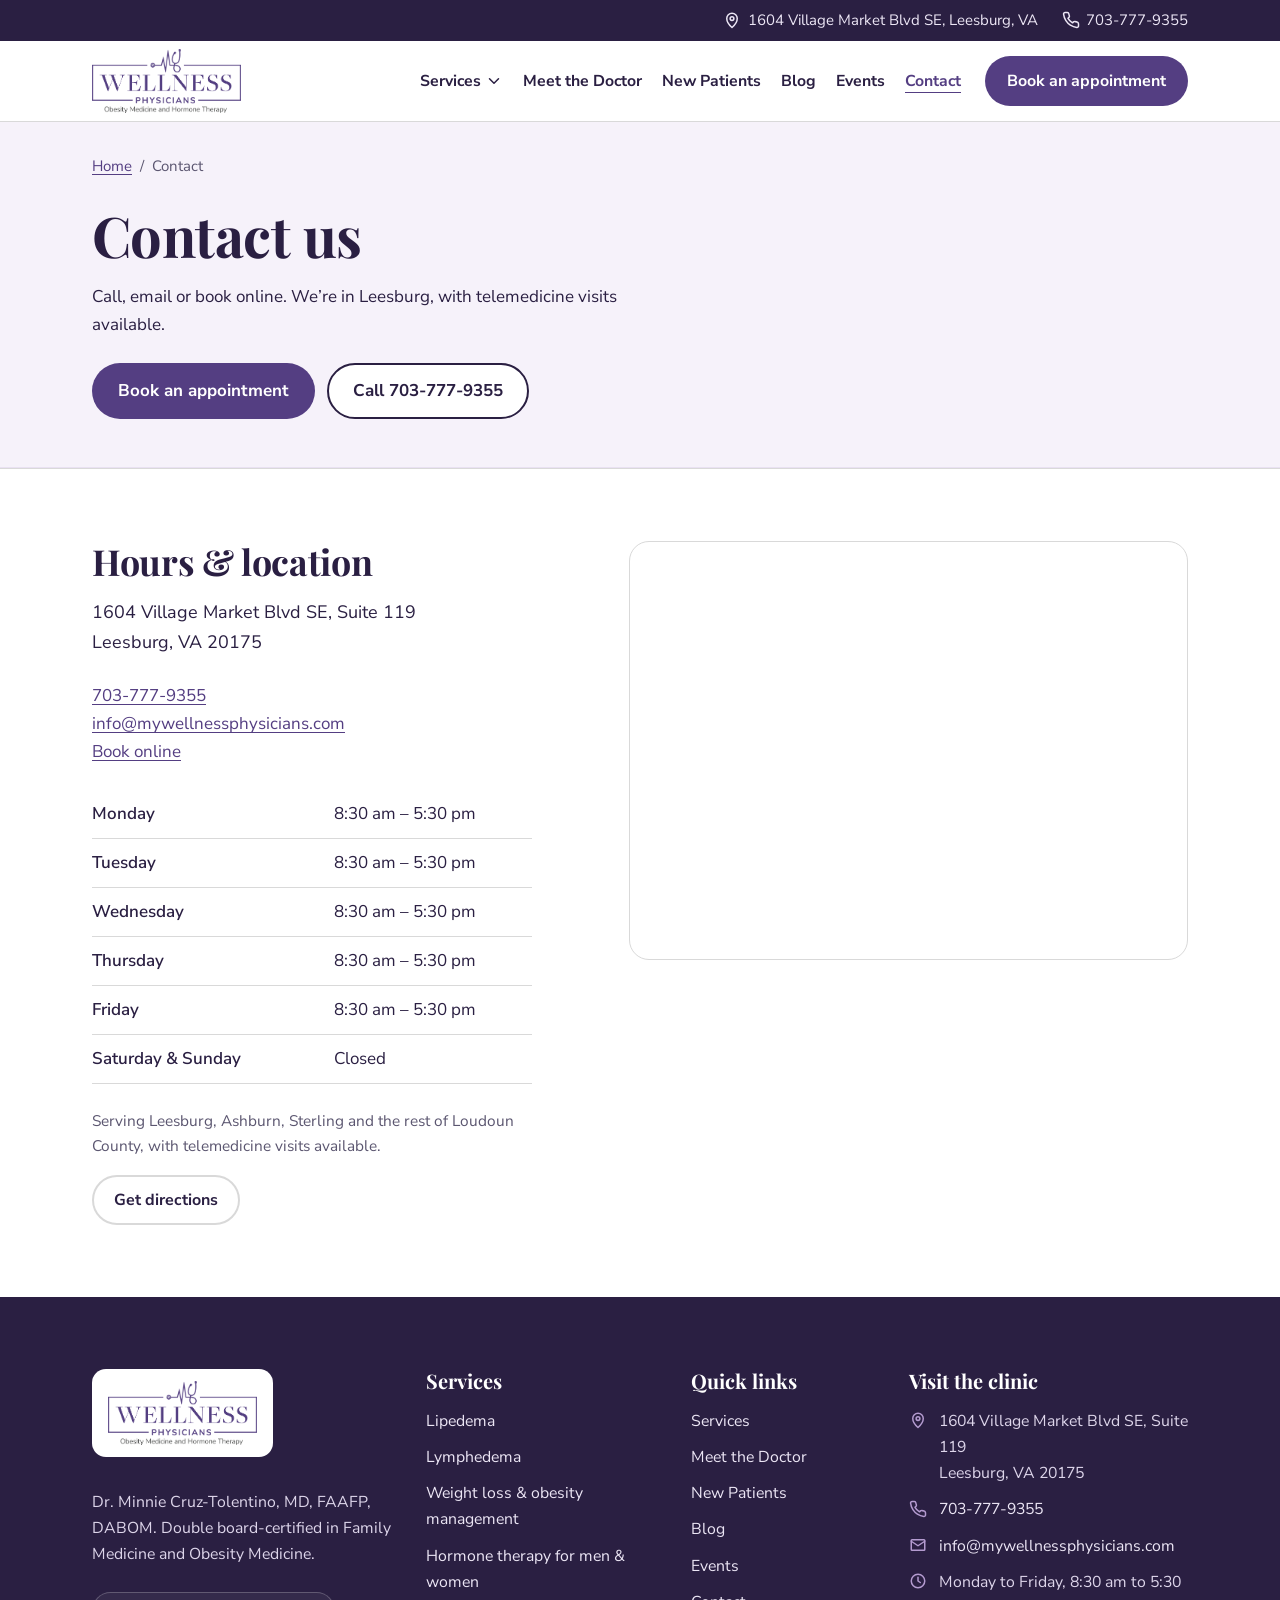
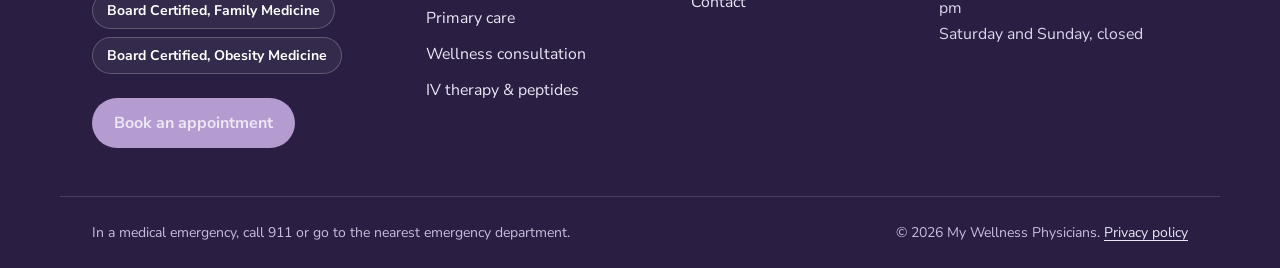
<file: contact/index.html>
<!doctype html>
<html lang="en">
<head>
  <meta charset="utf-8">
  <meta name="viewport" content="width=device-width, initial-scale=1">
  <title>Contact & Location | My Wellness Physicians, Leesburg, VA</title>
  <meta name="description" content="Call 703-777-9355, email info@mywellnessphysicians.com or book online. 1604 Village Market Blvd SE, Suite 119, Leesburg, VA 20175. Open Monday to Friday, 8:30 am to 5:30 pm.">
  <link rel="canonical" href="https://www.mywellnessphysicians.com/contact/">
  <meta property="og:type" content="website">
  <meta property="og:site_name" content="My Wellness Physicians">
  <meta property="og:title" content="Contact & Location | My Wellness Physicians, Leesburg, VA">
  <meta property="og:description" content="Call 703-777-9355, email info@mywellnessphysicians.com or book online. 1604 Village Market Blvd SE, Suite 119, Leesburg, VA 20175. Open Monday to Friday, 8:30 am to 5:30 pm.">
  <meta property="og:url" content="https://www.mywellnessphysicians.com/contact/">
  <meta property="og:image" content="https://www.mywellnessphysicians.com/assets/img/og-image.jpg">
  <meta name="twitter:card" content="summary_large_image">
  <link rel="preconnect" href="https://fonts.googleapis.com">
  <link rel="preconnect" href="https://fonts.gstatic.com" crossorigin>
  <link href="https://fonts.googleapis.com/css2?family=Nunito+Sans:opsz,wght@6..12,400;6..12,600;6..12,700;6..12,800&family=Playfair+Display:wght@600;700&display=swap" rel="stylesheet">
  <link rel="stylesheet" href="../styles.css">
  <script type="application/ld+json">
{
  "@context": "https://schema.org",
  "@type": "BreadcrumbList",
  "itemListElement": [
    {
      "@type": "ListItem",
      "position": 1,
      "name": "Home",
      "item": "https://www.mywellnessphysicians.com/"
    },
    {
      "@type": "ListItem",
      "position": 2,
      "name": "Contact",
      "item": "https://www.mywellnessphysicians.com/contact/"
    }
  ]
}
  </script>
</head>
<body>
  <a class="skip-link" href="#main">Skip to main content</a>

  <div class="utility-bar">
    <div class="container utility-inner">
      <a class="utility-item" href="https://www.google.com/maps/search/?api=1&amp;query=1604+Village+Market+Blvd+SE+Suite+119+Leesburg+VA+20175">
        <svg class="icon" aria-hidden="true" viewBox="0 0 24 24"><path d="M12 22s7-6.2 7-12a7 7 0 1 0-14 0c0 5.8 7 12 7 12z"/><circle cx="12" cy="10" r="2.5"/></svg>
        1604 Village Market Blvd SE, Leesburg, VA
      </a>
      <a class="utility-item" href="tel:+17037779355">
        <svg class="icon" aria-hidden="true" viewBox="0 0 24 24"><path d="M22 16.9v3a2 2 0 0 1-2.2 2 19.8 19.8 0 0 1-8.6-3.1 19.5 19.5 0 0 1-6-6A19.8 19.8 0 0 1 2.1 4.2 2 2 0 0 1 4.1 2h3a2 2 0 0 1 2 1.7c.1.9.4 1.8.7 2.7a2 2 0 0 1-.5 2.1L8 9.8a16 16 0 0 0 6 6l1.3-1.3a2 2 0 0 1 2.1-.4c.9.3 1.8.6 2.7.7a2 2 0 0 1 1.7 2z"/></svg>
        703-777-9355
      </a>
    </div>
  </div>

  <header class="site-header">
    <div class="container header-inner">
      <a class="brand" href="../">
        <img src="../assets/logo.png" width="1577" height="676" alt="My Wellness Physicians: Obesity Medicine and Hormone Therapy">
      </a>

      <button class="nav-toggle" type="button" aria-expanded="false" aria-controls="site-nav">
        <svg class="icon" aria-hidden="true" viewBox="0 0 24 24"><path d="M4 7h16M4 12h16M4 17h16"/></svg>
        <span>Menu</span>
      </button>

      <nav class="site-nav" id="site-nav" aria-label="Main">
        <ul>
          <li class="has-sub">
            <button class="sub-toggle" type="button" aria-expanded="false" aria-controls="services-menu">
              Services
              <svg class="icon" aria-hidden="true" viewBox="0 0 24 24"><path d="m6 9 6 6 6-6"/></svg>
            </button>
            <ul class="sub-menu" id="services-menu">
              <li><a href="../services/">All services</a></li>
              <li><a href="../lipedema-treatment/">Lipedema</a></li>
              <li><a href="../lymphedema-treatment/">Lymphedema</a></li>
              <li><a href="../medical-weight-loss/">Weight loss &amp; obesity management</a></li>
              <li><a href="../services/#hormone-therapy">Hormone therapy for men &amp; women</a></li>
              <li><a href="../services/#primary-care">Primary care</a></li>
              <li><a href="../services/#wellness-consultation">Wellness consultation</a></li>
              <li><a href="../services/#iv-therapy-peptides">IV therapy &amp; peptides</a></li>
            </ul>
          </li>
          <li><a href="../meet-the-doctor/">Meet the Doctor</a></li>
          <li><a href="../new-patients/">New Patients</a></li>
          <li><a href="../blog/">Blog</a></li>
          <li><a href="../events/">Events</a></li>
          <li><a href="../contact/" aria-current="page">Contact</a></li>
        </ul>
        <a class="btn btn-primary nav-cta" href="https://scheduling.symplast.com/mywellnessphysicians/3?provider=7">Book an appointment</a>
      </nav>
    </div>
  </header>

  <main id="main">
    <section class="page-hero" aria-labelledby="page-title">
      <div class="container">
        <nav class="breadcrumb" aria-label="Breadcrumb">
          <ol>
            <li><a href="../">Home</a></li>
            <li><span aria-current="page">Contact</span></li>
          </ol>
        </nav>
        <h1 id="page-title">Contact us</h1>
        <p class="lede">Call, email or book online. We’re in Leesburg, with telemedicine visits available.</p>
        <div class="hero-actions">
          <a class="btn btn-primary btn-lg" href="https://scheduling.symplast.com/mywellnessphysicians/3?provider=7">Book an appointment</a>
          <a class="btn btn-outline btn-lg" href="tel:+17037779355">Call 703-777-9355</a>
        </div>
      </div>
    </section>

    <section class="visit" id="visit" aria-labelledby="visit-title">
      <div class="container visit-inner">
        <div>
          <h2 id="visit-title">Hours &amp; location</h2>
          <address class="address">
            1604 Village Market Blvd SE, Suite 119<br>
            Leesburg, VA 20175
          </address>
          <p class="contact-lines">
            <a href="tel:+17037779355">703-777-9355</a><br>
            <a href="mailto:info@mywellnessphysicians.com">info@mywellnessphysicians.com</a><br>
            <a href="https://scheduling.symplast.com/mywellnessphysicians/3?provider=7">Book online</a>
          </p>
          <table class="hours">
            <caption class="visually-hidden">Opening hours</caption>
            <tbody>
              <tr><th scope="row">Monday</th><td>8:30 am – 5:30 pm</td></tr>
              <tr><th scope="row">Tuesday</th><td>8:30 am – 5:30 pm</td></tr>
              <tr><th scope="row">Wednesday</th><td>8:30 am – 5:30 pm</td></tr>
              <tr><th scope="row">Thursday</th><td>8:30 am – 5:30 pm</td></tr>
              <tr><th scope="row">Friday</th><td>8:30 am – 5:30 pm</td></tr>
              <tr><th scope="row">Saturday &amp; Sunday</th><td>Closed</td></tr>
            </tbody>
          </table>
          <p class="hint">Serving Leesburg, Ashburn, Sterling and the rest of Loudoun County, with telemedicine visits available.</p>
          <a class="btn btn-quiet" href="https://www.google.com/maps/dir/?api=1&amp;destination=1604+Village+Market+Blvd+SE+Suite+119+Leesburg+VA+20175">Get directions</a>
        </div>
        <iframe class="map"
          title="Map showing My Wellness Physicians at 1604 Village Market Blvd SE, Leesburg, VA"
          src="https://www.google.com/maps?q=1604+Village+Market+Blvd+SE+Suite+119+Leesburg+VA+20175&amp;output=embed"
          loading="lazy" referrerpolicy="no-referrer-when-downgrade"></iframe>
      </div>
    </section>


  </main>

  <footer class="site-footer">
    <div class="container footer-grid">
      <div class="footer-brand-col">
        <a class="footer-logo" href="../"><img src="../assets/logo.png" width="1577" height="676" alt="My Wellness Physicians home"></a>
        <p>Dr. Minnie Cruz-Tolentino, MD, FAAFP, DABOM. Double board-certified in Family Medicine and Obesity Medicine.</p>
        <ul class="footer-badges">
          <li>Board Certified, Family Medicine</li>
          <li>Board Certified, Obesity Medicine</li>
        </ul>
        <a class="btn btn-lilac" href="https://scheduling.symplast.com/mywellnessphysicians/3?provider=7">Book an appointment</a>
      </div>
      <nav class="footer-col" aria-label="Services">
        <h2>Services</h2>
        <ul>
          <li><a href="../lipedema-treatment/">Lipedema</a></li>
          <li><a href="../lymphedema-treatment/">Lymphedema</a></li>
          <li><a href="../medical-weight-loss/">Weight loss &amp; obesity management</a></li>
          <li><a href="../services/#hormone-therapy">Hormone therapy for men &amp; women</a></li>
          <li><a href="../services/#primary-care">Primary care</a></li>
          <li><a href="../services/#wellness-consultation">Wellness consultation</a></li>
          <li><a href="../services/#iv-therapy-peptides">IV therapy &amp; peptides</a></li>
        </ul>
      </nav>
      <nav class="footer-col" aria-label="Quick links">
        <h2>Quick links</h2>
        <ul>
          <li><a href="../services/">Services</a></li>
          <li><a href="../meet-the-doctor/">Meet the Doctor</a></li>
          <li><a href="../new-patients/">New Patients</a></li>
          <li><a href="../blog/">Blog</a></li>
          <li><a href="../events/">Events</a></li>
          <li><a href="../contact/">Contact</a></li>
        </ul>
      </nav>
      <div class="footer-col">
        <h2>Visit the clinic</h2>
        <ul class="footer-contact">
          <li><svg class="icon" aria-hidden="true" viewBox="0 0 24 24"><path d="M12 22s7-6.2 7-12a7 7 0 1 0-14 0c0 5.8 7 12 7 12z"/><circle cx="12" cy="10" r="2.5"/></svg><span>1604 Village Market Blvd SE, Suite 119<br>Leesburg, VA 20175</span></li>
          <li><svg class="icon" aria-hidden="true" viewBox="0 0 24 24"><path d="M22 16.9v3a2 2 0 0 1-2.2 2 19.8 19.8 0 0 1-8.6-3.1 19.5 19.5 0 0 1-6-6A19.8 19.8 0 0 1 2.1 4.2 2 2 0 0 1 4.1 2h3a2 2 0 0 1 2 1.7c.1.9.4 1.8.7 2.7a2 2 0 0 1-.5 2.1L8 9.8a16 16 0 0 0 6 6l1.3-1.3a2 2 0 0 1 2.1-.4c.9.3 1.8.6 2.7.7a2 2 0 0 1 1.7 2z"/></svg><span><a href="tel:+17037779355">703-777-9355</a></span></li>
          <li><svg class="icon" aria-hidden="true" viewBox="0 0 24 24"><path d="M4 5h16a1 1 0 0 1 1 1v12a1 1 0 0 1-1 1H4a1 1 0 0 1-1-1V6a1 1 0 0 1 1-1z"/><path d="m3 7 9 6 9-6"/></svg><span><a href="mailto:info@mywellnessphysicians.com">info@mywellnessphysicians.com</a></span></li>
          <li><svg class="icon" aria-hidden="true" viewBox="0 0 24 24"><circle cx="12" cy="12" r="9"/><path d="M12 7v5l3 2"/></svg><span>Monday to Friday, 8:30 am to 5:30 pm<br>Saturday and Sunday, closed</span></li>
        </ul>
      </div>
    </div>
    <div class="container footer-bottom">
      <p>In a medical emergency, call 911 or go to the nearest emergency department.</p>
      <p>© <span id="year">2026</span> My Wellness Physicians. <a href="../privacy-policy/">Privacy policy</a></p>
    </div>
  </footer>

  <script src="../main.js"></script>
</body>
</html>
</file>
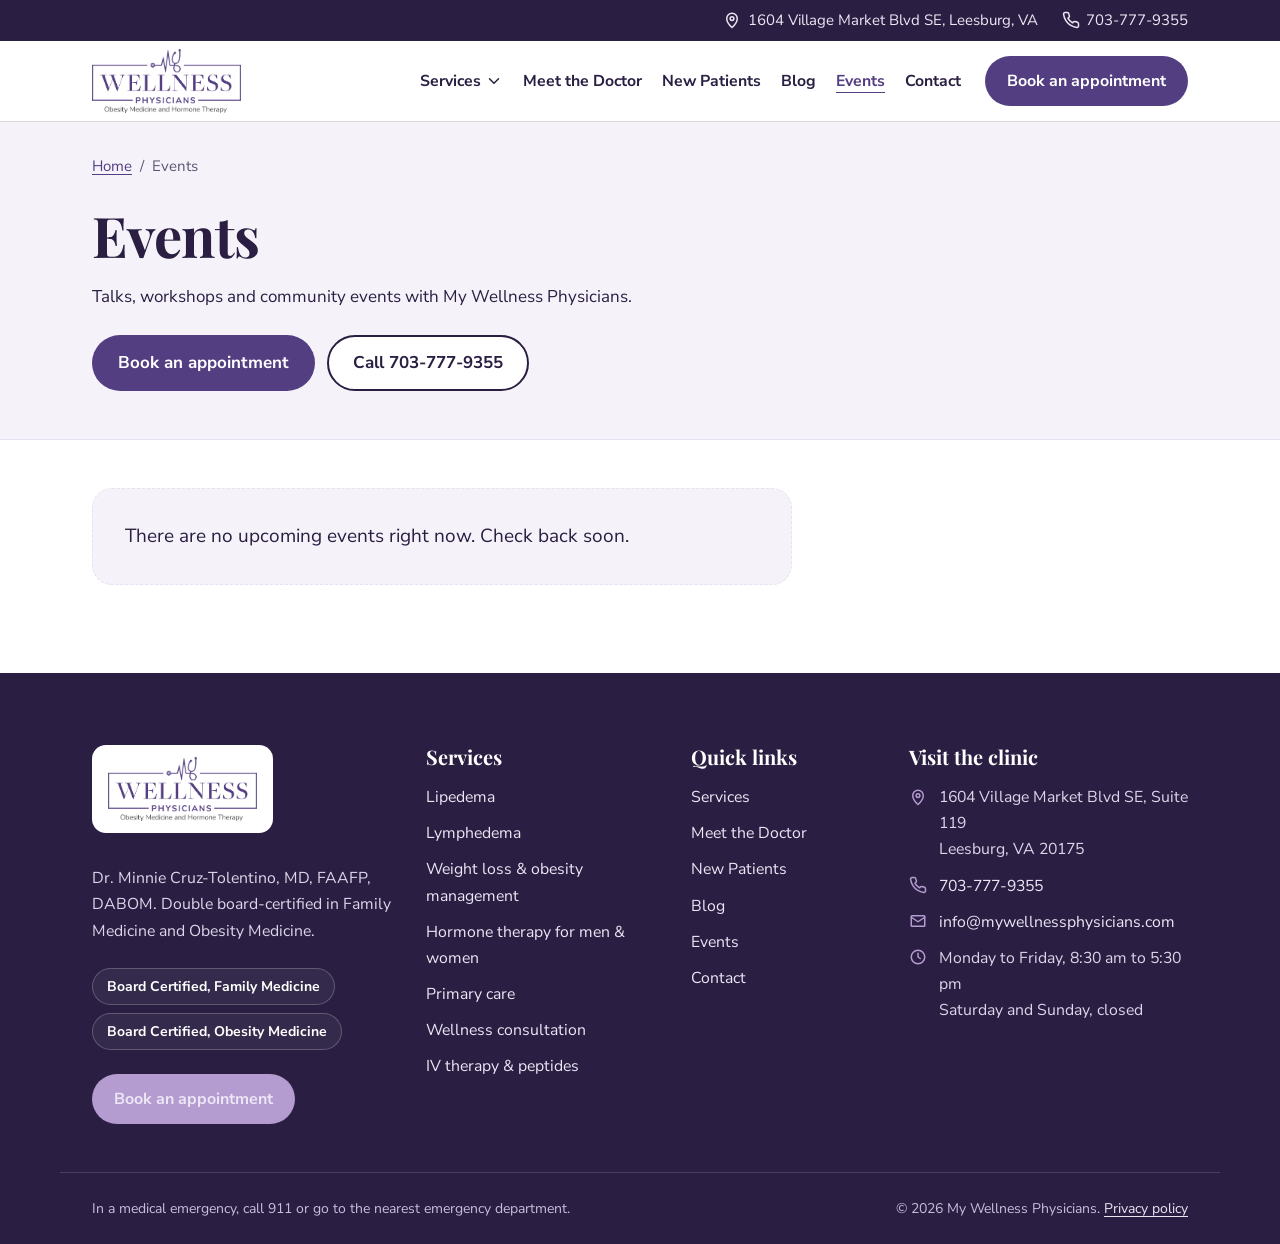
<file: events/index.html>
<!doctype html>
<html lang="en">
<head>
  <meta charset="utf-8">
  <meta name="viewport" content="width=device-width, initial-scale=1">
  <title>Events | My Wellness Physicians</title>
  <meta name="description" content="Talks, workshops and community events with My Wellness Physicians in Leesburg and Loudoun County.">
  <link rel="canonical" href="https://www.mywellnessphysicians.com/events/">
  <meta property="og:type" content="website">
  <meta property="og:site_name" content="My Wellness Physicians">
  <meta property="og:title" content="Events | My Wellness Physicians">
  <meta property="og:description" content="Talks, workshops and community events with My Wellness Physicians in Leesburg and Loudoun County.">
  <meta property="og:url" content="https://www.mywellnessphysicians.com/events/">
  <meta property="og:image" content="https://www.mywellnessphysicians.com/assets/img/og-image.jpg">
  <meta name="twitter:card" content="summary_large_image">
  <link rel="preconnect" href="https://fonts.googleapis.com">
  <link rel="preconnect" href="https://fonts.gstatic.com" crossorigin>
  <link href="https://fonts.googleapis.com/css2?family=Nunito+Sans:opsz,wght@6..12,400;6..12,600;6..12,700;6..12,800&family=Playfair+Display:wght@600;700&display=swap" rel="stylesheet">
  <link rel="stylesheet" href="../styles.css">
  <script type="application/ld+json">
{
  "@context": "https://schema.org",
  "@type": "BreadcrumbList",
  "itemListElement": [
    {
      "@type": "ListItem",
      "position": 1,
      "name": "Home",
      "item": "https://www.mywellnessphysicians.com/"
    },
    {
      "@type": "ListItem",
      "position": 2,
      "name": "Events",
      "item": "https://www.mywellnessphysicians.com/events/"
    }
  ]
}
  </script>
</head>
<body>
  <a class="skip-link" href="#main">Skip to main content</a>

  <div class="utility-bar">
    <div class="container utility-inner">
      <a class="utility-item" href="https://www.google.com/maps/search/?api=1&amp;query=1604+Village+Market+Blvd+SE+Suite+119+Leesburg+VA+20175">
        <svg class="icon" aria-hidden="true" viewBox="0 0 24 24"><path d="M12 22s7-6.2 7-12a7 7 0 1 0-14 0c0 5.8 7 12 7 12z"/><circle cx="12" cy="10" r="2.5"/></svg>
        1604 Village Market Blvd SE, Leesburg, VA
      </a>
      <a class="utility-item" href="tel:+17037779355">
        <svg class="icon" aria-hidden="true" viewBox="0 0 24 24"><path d="M22 16.9v3a2 2 0 0 1-2.2 2 19.8 19.8 0 0 1-8.6-3.1 19.5 19.5 0 0 1-6-6A19.8 19.8 0 0 1 2.1 4.2 2 2 0 0 1 4.1 2h3a2 2 0 0 1 2 1.7c.1.9.4 1.8.7 2.7a2 2 0 0 1-.5 2.1L8 9.8a16 16 0 0 0 6 6l1.3-1.3a2 2 0 0 1 2.1-.4c.9.3 1.8.6 2.7.7a2 2 0 0 1 1.7 2z"/></svg>
        703-777-9355
      </a>
    </div>
  </div>

  <header class="site-header">
    <div class="container header-inner">
      <a class="brand" href="../">
        <img src="../assets/logo.png" width="1577" height="676" alt="My Wellness Physicians: Obesity Medicine and Hormone Therapy">
      </a>

      <button class="nav-toggle" type="button" aria-expanded="false" aria-controls="site-nav">
        <svg class="icon" aria-hidden="true" viewBox="0 0 24 24"><path d="M4 7h16M4 12h16M4 17h16"/></svg>
        <span>Menu</span>
      </button>

      <nav class="site-nav" id="site-nav" aria-label="Main">
        <ul>
          <li class="has-sub">
            <button class="sub-toggle" type="button" aria-expanded="false" aria-controls="services-menu">
              Services
              <svg class="icon" aria-hidden="true" viewBox="0 0 24 24"><path d="m6 9 6 6 6-6"/></svg>
            </button>
            <ul class="sub-menu" id="services-menu">
              <li><a href="../services/">All services</a></li>
              <li><a href="../lipedema-treatment/">Lipedema</a></li>
              <li><a href="../lymphedema-treatment/">Lymphedema</a></li>
              <li><a href="../medical-weight-loss/">Weight loss &amp; obesity management</a></li>
              <li><a href="../services/#hormone-therapy">Hormone therapy for men &amp; women</a></li>
              <li><a href="../services/#primary-care">Primary care</a></li>
              <li><a href="../services/#wellness-consultation">Wellness consultation</a></li>
              <li><a href="../services/#iv-therapy-peptides">IV therapy &amp; peptides</a></li>
            </ul>
          </li>
          <li><a href="../meet-the-doctor/">Meet the Doctor</a></li>
          <li><a href="../new-patients/">New Patients</a></li>
          <li><a href="../blog/">Blog</a></li>
          <li><a href="../events/" aria-current="page">Events</a></li>
          <li><a href="../contact/">Contact</a></li>
        </ul>
        <a class="btn btn-primary nav-cta" href="https://scheduling.symplast.com/mywellnessphysicians/3?provider=7">Book an appointment</a>
      </nav>
    </div>
  </header>

  <main id="main">
    <section class="page-hero" aria-labelledby="page-title">
      <div class="container">
        <nav class="breadcrumb" aria-label="Breadcrumb">
          <ol>
            <li><a href="../">Home</a></li>
            <li><span aria-current="page">Events</span></li>
          </ol>
        </nav>
        <h1 id="page-title">Events</h1>
        <p class="lede">Talks, workshops and community events with My Wellness Physicians.</p>
        <div class="hero-actions">
          <a class="btn btn-primary btn-lg" href="https://scheduling.symplast.com/mywellnessphysicians/3?provider=7">Book an appointment</a>
          <a class="btn btn-outline btn-lg" href="tel:+17037779355">Call 703-777-9355</a>
        </div>
      </div>
    </section>

    <div class="container page-body page-body--single">
      <article class="prose">
        <p class="empty-state">There are no upcoming events right now. Check back soon.</p>
      </article>
    </div>


  </main>

  <footer class="site-footer">
    <div class="container footer-grid">
      <div class="footer-brand-col">
        <a class="footer-logo" href="../"><img src="../assets/logo.png" width="1577" height="676" alt="My Wellness Physicians home"></a>
        <p>Dr. Minnie Cruz-Tolentino, MD, FAAFP, DABOM. Double board-certified in Family Medicine and Obesity Medicine.</p>
        <ul class="footer-badges">
          <li>Board Certified, Family Medicine</li>
          <li>Board Certified, Obesity Medicine</li>
        </ul>
        <a class="btn btn-lilac" href="https://scheduling.symplast.com/mywellnessphysicians/3?provider=7">Book an appointment</a>
      </div>
      <nav class="footer-col" aria-label="Services">
        <h2>Services</h2>
        <ul>
          <li><a href="../lipedema-treatment/">Lipedema</a></li>
          <li><a href="../lymphedema-treatment/">Lymphedema</a></li>
          <li><a href="../medical-weight-loss/">Weight loss &amp; obesity management</a></li>
          <li><a href="../services/#hormone-therapy">Hormone therapy for men &amp; women</a></li>
          <li><a href="../services/#primary-care">Primary care</a></li>
          <li><a href="../services/#wellness-consultation">Wellness consultation</a></li>
          <li><a href="../services/#iv-therapy-peptides">IV therapy &amp; peptides</a></li>
        </ul>
      </nav>
      <nav class="footer-col" aria-label="Quick links">
        <h2>Quick links</h2>
        <ul>
          <li><a href="../services/">Services</a></li>
          <li><a href="../meet-the-doctor/">Meet the Doctor</a></li>
          <li><a href="../new-patients/">New Patients</a></li>
          <li><a href="../blog/">Blog</a></li>
          <li><a href="../events/">Events</a></li>
          <li><a href="../contact/">Contact</a></li>
        </ul>
      </nav>
      <div class="footer-col">
        <h2>Visit the clinic</h2>
        <ul class="footer-contact">
          <li><svg class="icon" aria-hidden="true" viewBox="0 0 24 24"><path d="M12 22s7-6.2 7-12a7 7 0 1 0-14 0c0 5.8 7 12 7 12z"/><circle cx="12" cy="10" r="2.5"/></svg><span>1604 Village Market Blvd SE, Suite 119<br>Leesburg, VA 20175</span></li>
          <li><svg class="icon" aria-hidden="true" viewBox="0 0 24 24"><path d="M22 16.9v3a2 2 0 0 1-2.2 2 19.8 19.8 0 0 1-8.6-3.1 19.5 19.5 0 0 1-6-6A19.8 19.8 0 0 1 2.1 4.2 2 2 0 0 1 4.1 2h3a2 2 0 0 1 2 1.7c.1.9.4 1.8.7 2.7a2 2 0 0 1-.5 2.1L8 9.8a16 16 0 0 0 6 6l1.3-1.3a2 2 0 0 1 2.1-.4c.9.3 1.8.6 2.7.7a2 2 0 0 1 1.7 2z"/></svg><span><a href="tel:+17037779355">703-777-9355</a></span></li>
          <li><svg class="icon" aria-hidden="true" viewBox="0 0 24 24"><path d="M4 5h16a1 1 0 0 1 1 1v12a1 1 0 0 1-1 1H4a1 1 0 0 1-1-1V6a1 1 0 0 1 1-1z"/><path d="m3 7 9 6 9-6"/></svg><span><a href="mailto:info@mywellnessphysicians.com">info@mywellnessphysicians.com</a></span></li>
          <li><svg class="icon" aria-hidden="true" viewBox="0 0 24 24"><circle cx="12" cy="12" r="9"/><path d="M12 7v5l3 2"/></svg><span>Monday to Friday, 8:30 am to 5:30 pm<br>Saturday and Sunday, closed</span></li>
        </ul>
      </div>
    </div>
    <div class="container footer-bottom">
      <p>In a medical emergency, call 911 or go to the nearest emergency department.</p>
      <p>© <span id="year">2026</span> My Wellness Physicians. <a href="../privacy-policy/">Privacy policy</a></p>
    </div>
  </footer>

  <script src="../main.js"></script>
</body>
</html>
</file>
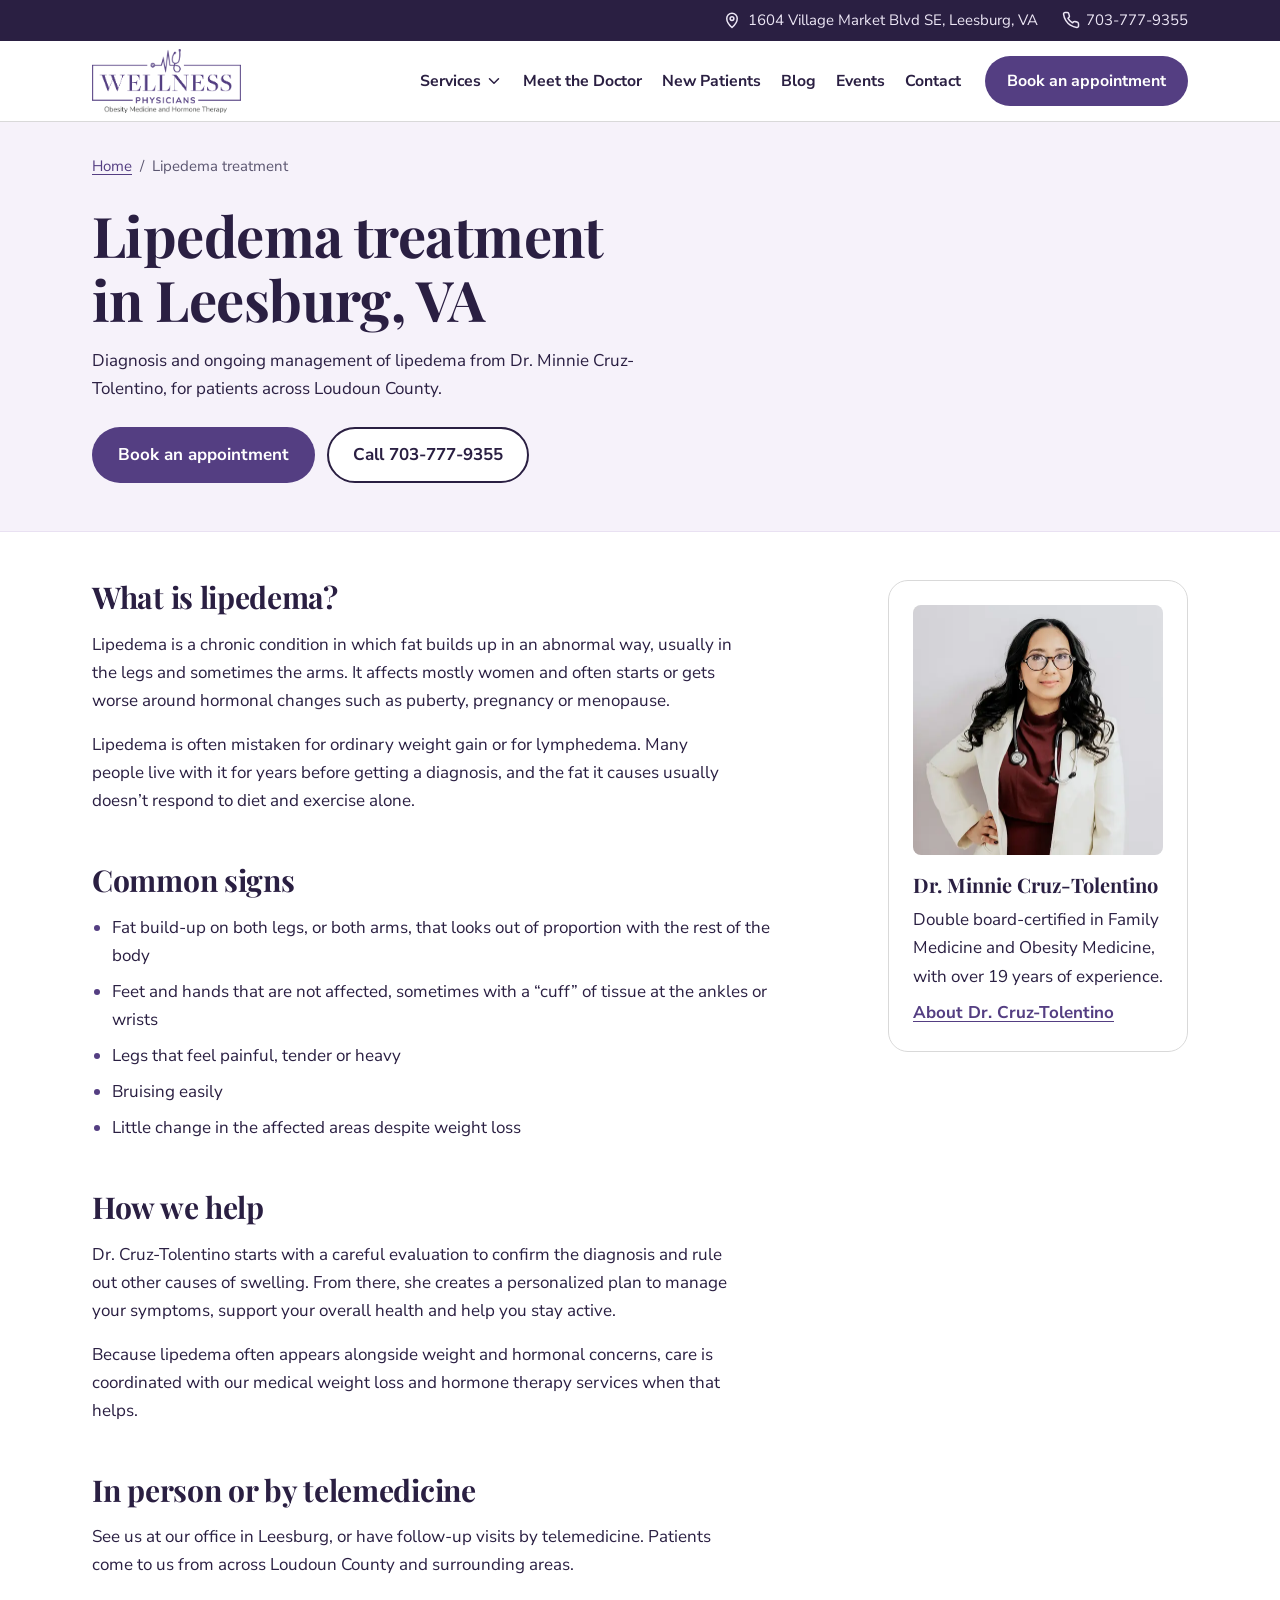
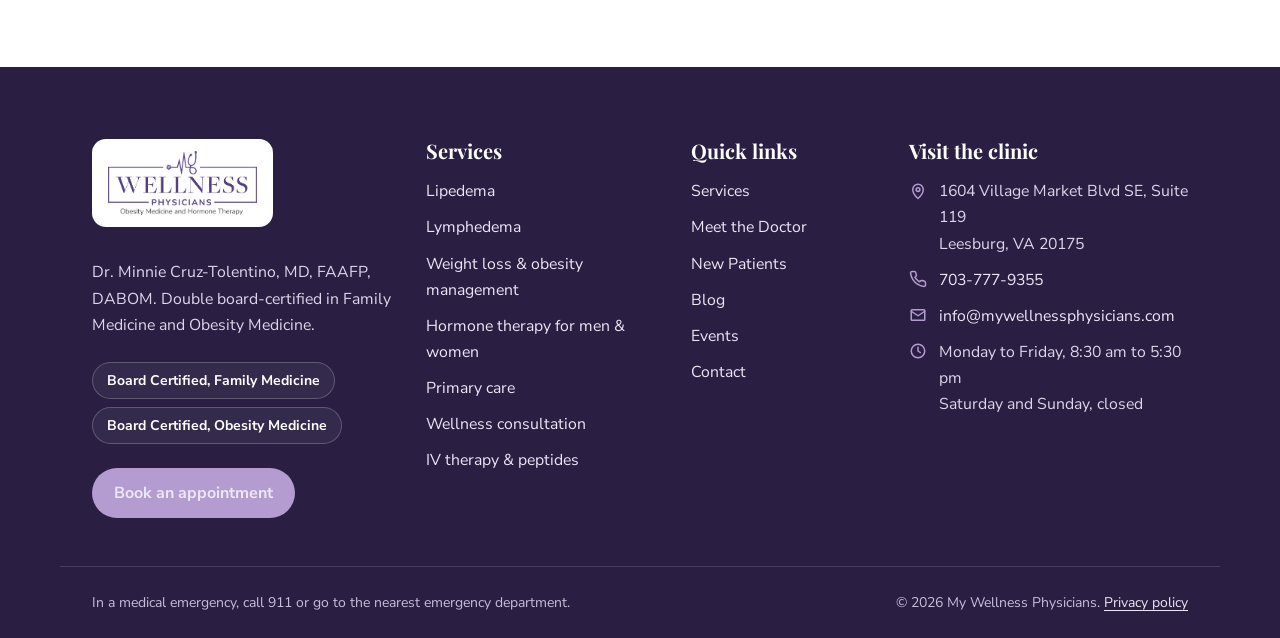
<file: lipedema-treatment/index.html>
<!doctype html>
<html lang="en">
<head>
  <meta charset="utf-8">
  <meta name="viewport" content="width=device-width, initial-scale=1">
  <title>Lipedema Treatment in Leesburg, VA | My Wellness Physicians</title>
  <meta name="description" content="Lipedema diagnosis and management in Leesburg, VA. Dr. Minnie Cruz-Tolentino helps patients across Loudoun County understand and manage lipedema, in person or by telemedicine.">
  <link rel="canonical" href="https://www.mywellnessphysicians.com/lipedema-treatment/">
  <meta property="og:type" content="website">
  <meta property="og:site_name" content="My Wellness Physicians">
  <meta property="og:title" content="Lipedema Treatment in Leesburg, VA | My Wellness Physicians">
  <meta property="og:description" content="Lipedema diagnosis and management in Leesburg, VA. Dr. Minnie Cruz-Tolentino helps patients across Loudoun County understand and manage lipedema, in person or by telemedicine.">
  <meta property="og:url" content="https://www.mywellnessphysicians.com/lipedema-treatment/">
  <meta property="og:image" content="https://www.mywellnessphysicians.com/assets/img/og-image.jpg">
  <meta name="twitter:card" content="summary_large_image">
  <link rel="preconnect" href="https://fonts.googleapis.com">
  <link rel="preconnect" href="https://fonts.gstatic.com" crossorigin>
  <link href="https://fonts.googleapis.com/css2?family=Nunito+Sans:opsz,wght@6..12,400;6..12,600;6..12,700;6..12,800&family=Playfair+Display:wght@600;700&display=swap" rel="stylesheet">
  <link rel="stylesheet" href="../styles.css">
  <script type="application/ld+json">
[
  {
    "@context": "https://schema.org",
    "@type": "BreadcrumbList",
    "itemListElement": [
      {
        "@type": "ListItem",
        "position": 1,
        "name": "Home",
        "item": "https://www.mywellnessphysicians.com/"
      },
      {
        "@type": "ListItem",
        "position": 2,
        "name": "Lipedema treatment",
        "item": "https://www.mywellnessphysicians.com/lipedema-treatment/"
      }
    ]
  },
  {
    "@context": "https://schema.org",
    "@type": "MedicalWebPage",
    "url": "https://www.mywellnessphysicians.com/lipedema-treatment/",
    "name": "Lipedema treatment in Leesburg, VA",
    "about": {
      "@type": "MedicalCondition",
      "name": "Lipedema",
      "alternateName": [
        "Lipoedema"
      ]
    },
    "description": "Lipedema diagnosis and management in Leesburg, VA.",
    "audience": {
      "@type": "Patient"
    },
    "lastReviewed": "2026-10-01",
    "reviewedBy": {
      "@type": "Physician",
      "name": "Dr. Minnie Cruz-Tolentino"
    },
    "publisher": {
      "@id": "https://www.mywellnessphysicians.com/#clinic"
    }
  }
]
  </script>
</head>
<body>
  <a class="skip-link" href="#main">Skip to main content</a>

  <div class="utility-bar">
    <div class="container utility-inner">
      <a class="utility-item" href="https://www.google.com/maps/search/?api=1&amp;query=1604+Village+Market+Blvd+SE+Suite+119+Leesburg+VA+20175">
        <svg class="icon" aria-hidden="true" viewBox="0 0 24 24"><path d="M12 22s7-6.2 7-12a7 7 0 1 0-14 0c0 5.8 7 12 7 12z"/><circle cx="12" cy="10" r="2.5"/></svg>
        1604 Village Market Blvd SE, Leesburg, VA
      </a>
      <a class="utility-item" href="tel:+17037779355">
        <svg class="icon" aria-hidden="true" viewBox="0 0 24 24"><path d="M22 16.9v3a2 2 0 0 1-2.2 2 19.8 19.8 0 0 1-8.6-3.1 19.5 19.5 0 0 1-6-6A19.8 19.8 0 0 1 2.1 4.2 2 2 0 0 1 4.1 2h3a2 2 0 0 1 2 1.7c.1.9.4 1.8.7 2.7a2 2 0 0 1-.5 2.1L8 9.8a16 16 0 0 0 6 6l1.3-1.3a2 2 0 0 1 2.1-.4c.9.3 1.8.6 2.7.7a2 2 0 0 1 1.7 2z"/></svg>
        703-777-9355
      </a>
    </div>
  </div>

  <header class="site-header">
    <div class="container header-inner">
      <a class="brand" href="../">
        <img src="../assets/logo.png" width="1577" height="676" alt="My Wellness Physicians: Obesity Medicine and Hormone Therapy">
      </a>

      <button class="nav-toggle" type="button" aria-expanded="false" aria-controls="site-nav">
        <svg class="icon" aria-hidden="true" viewBox="0 0 24 24"><path d="M4 7h16M4 12h16M4 17h16"/></svg>
        <span>Menu</span>
      </button>

      <nav class="site-nav" id="site-nav" aria-label="Main">
        <ul>
          <li class="has-sub">
            <button class="sub-toggle" type="button" aria-expanded="false" aria-controls="services-menu">
              Services
              <svg class="icon" aria-hidden="true" viewBox="0 0 24 24"><path d="m6 9 6 6 6-6"/></svg>
            </button>
            <ul class="sub-menu" id="services-menu">
              <li><a href="../services/">All services</a></li>
              <li><a href="../lipedema-treatment/" aria-current="page">Lipedema</a></li>
              <li><a href="../lymphedema-treatment/">Lymphedema</a></li>
              <li><a href="../medical-weight-loss/">Weight loss &amp; obesity management</a></li>
              <li><a href="../services/#hormone-therapy">Hormone therapy for men &amp; women</a></li>
              <li><a href="../services/#primary-care">Primary care</a></li>
              <li><a href="../services/#wellness-consultation">Wellness consultation</a></li>
              <li><a href="../services/#iv-therapy-peptides">IV therapy &amp; peptides</a></li>
            </ul>
          </li>
          <li><a href="../meet-the-doctor/">Meet the Doctor</a></li>
          <li><a href="../new-patients/">New Patients</a></li>
          <li><a href="../blog/">Blog</a></li>
          <li><a href="../events/">Events</a></li>
          <li><a href="../contact/">Contact</a></li>
        </ul>
        <a class="btn btn-primary nav-cta" href="https://scheduling.symplast.com/mywellnessphysicians/3?provider=7">Book an appointment</a>
      </nav>
    </div>
  </header>

  <main id="main">
    <section class="page-hero" aria-labelledby="page-title">
      <div class="container">
        <nav class="breadcrumb" aria-label="Breadcrumb">
          <ol>
            <li><a href="../">Home</a></li>
            <li><span aria-current="page">Lipedema treatment</span></li>
          </ol>
        </nav>
        <h1 id="page-title">Lipedema treatment in Leesburg, VA</h1>
        <p class="lede">Diagnosis and ongoing management of lipedema from Dr. Minnie Cruz-Tolentino, for patients across Loudoun County.</p>
        <div class="hero-actions">
          <a class="btn btn-primary btn-lg" href="https://scheduling.symplast.com/mywellnessphysicians/3?provider=7">Book an appointment</a>
          <a class="btn btn-outline btn-lg" href="tel:+17037779355">Call 703-777-9355</a>
        </div>
      </div>
    </section>

    <div class="container page-body">
      <article class="prose">
        <h2>What is lipedema?</h2>
        <p>Lipedema is a chronic condition in which fat builds up in an abnormal way, usually in the legs and sometimes the arms. It affects mostly women and often starts or gets worse around hormonal changes such as puberty, pregnancy or menopause.</p>
        <p>Lipedema is often mistaken for ordinary weight gain or for lymphedema. Many people live with it for years before getting a diagnosis, and the fat it causes usually doesn’t respond to diet and exercise alone.</p>

        <h2>Common signs</h2>
        <ul>
          <li>Fat build-up on both legs, or both arms, that looks out of proportion with the rest of the body</li>
          <li>Feet and hands that are not affected, sometimes with a “cuff” of tissue at the ankles or wrists</li>
          <li>Legs that feel painful, tender or heavy</li>
          <li>Bruising easily</li>
          <li>Little change in the affected areas despite weight loss</li>
        </ul>

        <h2>How we help</h2>
        <p>Dr. Cruz-Tolentino starts with a careful evaluation to confirm the diagnosis and rule out other causes of swelling. From there, she creates a personalized plan to manage your symptoms, support your overall health and help you stay active.</p>
        <p>Because lipedema often appears alongside weight and hormonal concerns, care is coordinated with our medical weight loss and hormone therapy services when that helps.</p>

        <h2>In person or by telemedicine</h2>
        <p>See us at our office in Leesburg, or have follow-up visits by telemedicine. Patients come to us from across Loudoun County and surrounding areas.</p>
      </article>
      <aside class="side-card" aria-label="About the doctor">
        <img src="../assets/img/dr-cruz-tolentino-portrait-500.webp" width="500" height="547" loading="lazy" alt="Dr. Minnie Cruz-Tolentino">
        <div>
          <p class="side-name">Dr. Minnie Cruz-Tolentino</p>
          <p>Double board-certified in Family Medicine and Obesity Medicine, with over 19 years of experience.</p>
          <a href="../#about">About Dr. Cruz-Tolentino</a>
        </div>
      </aside>
    </div>


  </main>

  <footer class="site-footer">
    <div class="container footer-grid">
      <div class="footer-brand-col">
        <a class="footer-logo" href="../"><img src="../assets/logo.png" width="1577" height="676" alt="My Wellness Physicians home"></a>
        <p>Dr. Minnie Cruz-Tolentino, MD, FAAFP, DABOM. Double board-certified in Family Medicine and Obesity Medicine.</p>
        <ul class="footer-badges">
          <li>Board Certified, Family Medicine</li>
          <li>Board Certified, Obesity Medicine</li>
        </ul>
        <a class="btn btn-lilac" href="https://scheduling.symplast.com/mywellnessphysicians/3?provider=7">Book an appointment</a>
      </div>
      <nav class="footer-col" aria-label="Services">
        <h2>Services</h2>
        <ul>
          <li><a href="../lipedema-treatment/">Lipedema</a></li>
          <li><a href="../lymphedema-treatment/">Lymphedema</a></li>
          <li><a href="../medical-weight-loss/">Weight loss &amp; obesity management</a></li>
          <li><a href="../services/#hormone-therapy">Hormone therapy for men &amp; women</a></li>
          <li><a href="../services/#primary-care">Primary care</a></li>
          <li><a href="../services/#wellness-consultation">Wellness consultation</a></li>
          <li><a href="../services/#iv-therapy-peptides">IV therapy &amp; peptides</a></li>
        </ul>
      </nav>
      <nav class="footer-col" aria-label="Quick links">
        <h2>Quick links</h2>
        <ul>
          <li><a href="../services/">Services</a></li>
          <li><a href="../meet-the-doctor/">Meet the Doctor</a></li>
          <li><a href="../new-patients/">New Patients</a></li>
          <li><a href="../blog/">Blog</a></li>
          <li><a href="../events/">Events</a></li>
          <li><a href="../contact/">Contact</a></li>
        </ul>
      </nav>
      <div class="footer-col">
        <h2>Visit the clinic</h2>
        <ul class="footer-contact">
          <li><svg class="icon" aria-hidden="true" viewBox="0 0 24 24"><path d="M12 22s7-6.2 7-12a7 7 0 1 0-14 0c0 5.8 7 12 7 12z"/><circle cx="12" cy="10" r="2.5"/></svg><span>1604 Village Market Blvd SE, Suite 119<br>Leesburg, VA 20175</span></li>
          <li><svg class="icon" aria-hidden="true" viewBox="0 0 24 24"><path d="M22 16.9v3a2 2 0 0 1-2.2 2 19.8 19.8 0 0 1-8.6-3.1 19.5 19.5 0 0 1-6-6A19.8 19.8 0 0 1 2.1 4.2 2 2 0 0 1 4.1 2h3a2 2 0 0 1 2 1.7c.1.9.4 1.8.7 2.7a2 2 0 0 1-.5 2.1L8 9.8a16 16 0 0 0 6 6l1.3-1.3a2 2 0 0 1 2.1-.4c.9.3 1.8.6 2.7.7a2 2 0 0 1 1.7 2z"/></svg><span><a href="tel:+17037779355">703-777-9355</a></span></li>
          <li><svg class="icon" aria-hidden="true" viewBox="0 0 24 24"><path d="M4 5h16a1 1 0 0 1 1 1v12a1 1 0 0 1-1 1H4a1 1 0 0 1-1-1V6a1 1 0 0 1 1-1z"/><path d="m3 7 9 6 9-6"/></svg><span><a href="mailto:info@mywellnessphysicians.com">info@mywellnessphysicians.com</a></span></li>
          <li><svg class="icon" aria-hidden="true" viewBox="0 0 24 24"><circle cx="12" cy="12" r="9"/><path d="M12 7v5l3 2"/></svg><span>Monday to Friday, 8:30 am to 5:30 pm<br>Saturday and Sunday, closed</span></li>
        </ul>
      </div>
    </div>
    <div class="container footer-bottom">
      <p>In a medical emergency, call 911 or go to the nearest emergency department.</p>
      <p>© <span id="year">2026</span> My Wellness Physicians. <a href="../privacy-policy/">Privacy policy</a></p>
    </div>
  </footer>

  <script src="../main.js"></script>
</body>
</html>
</file>
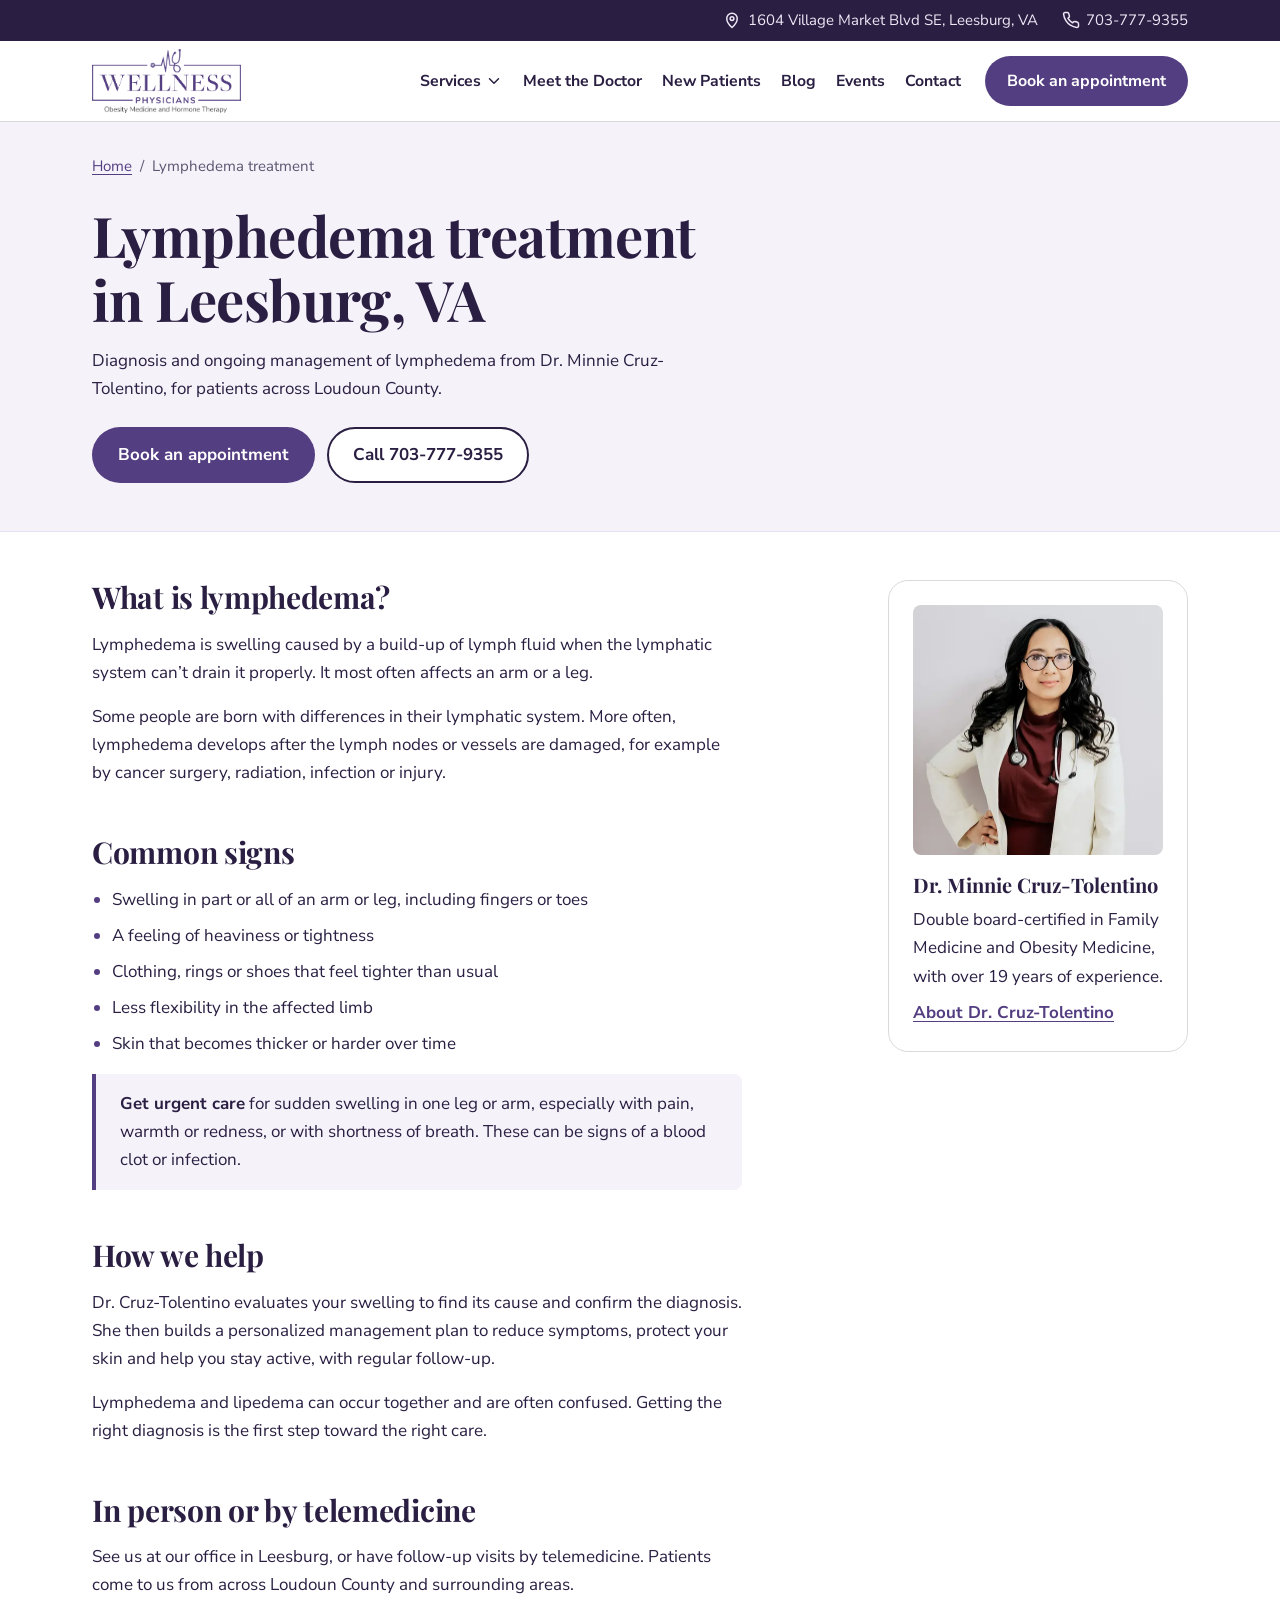
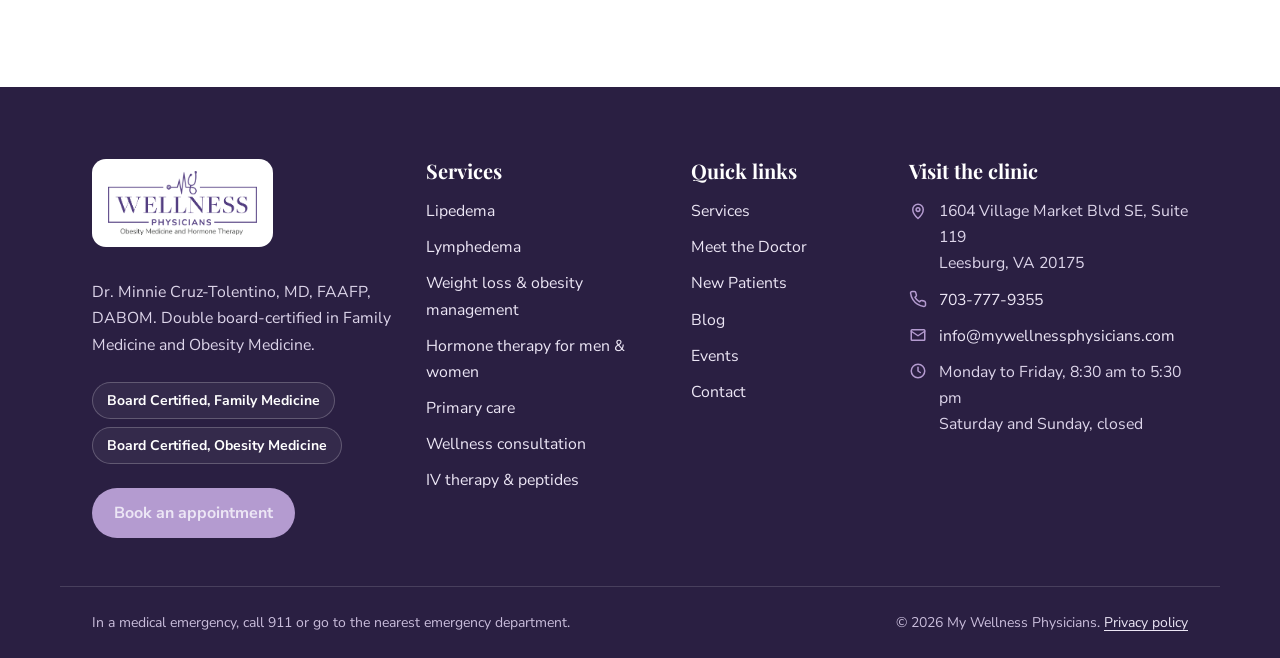
<file: lymphedema-treatment/index.html>
<!doctype html>
<html lang="en">
<head>
  <meta charset="utf-8">
  <meta name="viewport" content="width=device-width, initial-scale=1">
  <title>Lymphedema Treatment in Leesburg, VA | My Wellness Physicians</title>
  <meta name="description" content="Lymphedema diagnosis and management in Leesburg, VA. Dr. Minnie Cruz-Tolentino helps patients across Loudoun County manage swelling from lymphedema, in person or by telemedicine.">
  <link rel="canonical" href="https://www.mywellnessphysicians.com/lymphedema-treatment/">
  <meta property="og:type" content="website">
  <meta property="og:site_name" content="My Wellness Physicians">
  <meta property="og:title" content="Lymphedema Treatment in Leesburg, VA | My Wellness Physicians">
  <meta property="og:description" content="Lymphedema diagnosis and management in Leesburg, VA. Dr. Minnie Cruz-Tolentino helps patients across Loudoun County manage swelling from lymphedema, in person or by telemedicine.">
  <meta property="og:url" content="https://www.mywellnessphysicians.com/lymphedema-treatment/">
  <meta property="og:image" content="https://www.mywellnessphysicians.com/assets/img/og-image.jpg">
  <meta name="twitter:card" content="summary_large_image">
  <link rel="preconnect" href="https://fonts.googleapis.com">
  <link rel="preconnect" href="https://fonts.gstatic.com" crossorigin>
  <link href="https://fonts.googleapis.com/css2?family=Nunito+Sans:opsz,wght@6..12,400;6..12,600;6..12,700;6..12,800&family=Playfair+Display:wght@600;700&display=swap" rel="stylesheet">
  <link rel="stylesheet" href="../styles.css">
  <script type="application/ld+json">
[
  {
    "@context": "https://schema.org",
    "@type": "BreadcrumbList",
    "itemListElement": [
      {
        "@type": "ListItem",
        "position": 1,
        "name": "Home",
        "item": "https://www.mywellnessphysicians.com/"
      },
      {
        "@type": "ListItem",
        "position": 2,
        "name": "Lymphedema treatment",
        "item": "https://www.mywellnessphysicians.com/lymphedema-treatment/"
      }
    ]
  },
  {
    "@context": "https://schema.org",
    "@type": "MedicalWebPage",
    "url": "https://www.mywellnessphysicians.com/lymphedema-treatment/",
    "name": "Lymphedema treatment in Leesburg, VA",
    "about": {
      "@type": "MedicalCondition",
      "name": "Lymphedema",
      "alternateName": [
        "Lymphoedema"
      ]
    },
    "description": "Lymphedema diagnosis and management in Leesburg, VA.",
    "audience": {
      "@type": "Patient"
    },
    "lastReviewed": "2026-10-01",
    "reviewedBy": {
      "@type": "Physician",
      "name": "Dr. Minnie Cruz-Tolentino"
    },
    "publisher": {
      "@id": "https://www.mywellnessphysicians.com/#clinic"
    }
  }
]
  </script>
</head>
<body>
  <a class="skip-link" href="#main">Skip to main content</a>

  <div class="utility-bar">
    <div class="container utility-inner">
      <a class="utility-item" href="https://www.google.com/maps/search/?api=1&amp;query=1604+Village+Market+Blvd+SE+Suite+119+Leesburg+VA+20175">
        <svg class="icon" aria-hidden="true" viewBox="0 0 24 24"><path d="M12 22s7-6.2 7-12a7 7 0 1 0-14 0c0 5.8 7 12 7 12z"/><circle cx="12" cy="10" r="2.5"/></svg>
        1604 Village Market Blvd SE, Leesburg, VA
      </a>
      <a class="utility-item" href="tel:+17037779355">
        <svg class="icon" aria-hidden="true" viewBox="0 0 24 24"><path d="M22 16.9v3a2 2 0 0 1-2.2 2 19.8 19.8 0 0 1-8.6-3.1 19.5 19.5 0 0 1-6-6A19.8 19.8 0 0 1 2.1 4.2 2 2 0 0 1 4.1 2h3a2 2 0 0 1 2 1.7c.1.9.4 1.8.7 2.7a2 2 0 0 1-.5 2.1L8 9.8a16 16 0 0 0 6 6l1.3-1.3a2 2 0 0 1 2.1-.4c.9.3 1.8.6 2.7.7a2 2 0 0 1 1.7 2z"/></svg>
        703-777-9355
      </a>
    </div>
  </div>

  <header class="site-header">
    <div class="container header-inner">
      <a class="brand" href="../">
        <img src="../assets/logo.png" width="1577" height="676" alt="My Wellness Physicians: Obesity Medicine and Hormone Therapy">
      </a>

      <button class="nav-toggle" type="button" aria-expanded="false" aria-controls="site-nav">
        <svg class="icon" aria-hidden="true" viewBox="0 0 24 24"><path d="M4 7h16M4 12h16M4 17h16"/></svg>
        <span>Menu</span>
      </button>

      <nav class="site-nav" id="site-nav" aria-label="Main">
        <ul>
          <li class="has-sub">
            <button class="sub-toggle" type="button" aria-expanded="false" aria-controls="services-menu">
              Services
              <svg class="icon" aria-hidden="true" viewBox="0 0 24 24"><path d="m6 9 6 6 6-6"/></svg>
            </button>
            <ul class="sub-menu" id="services-menu">
              <li><a href="../services/">All services</a></li>
              <li><a href="../lipedema-treatment/">Lipedema</a></li>
              <li><a href="../lymphedema-treatment/" aria-current="page">Lymphedema</a></li>
              <li><a href="../medical-weight-loss/">Weight loss &amp; obesity management</a></li>
              <li><a href="../services/#hormone-therapy">Hormone therapy for men &amp; women</a></li>
              <li><a href="../services/#primary-care">Primary care</a></li>
              <li><a href="../services/#wellness-consultation">Wellness consultation</a></li>
              <li><a href="../services/#iv-therapy-peptides">IV therapy &amp; peptides</a></li>
            </ul>
          </li>
          <li><a href="../meet-the-doctor/">Meet the Doctor</a></li>
          <li><a href="../new-patients/">New Patients</a></li>
          <li><a href="../blog/">Blog</a></li>
          <li><a href="../events/">Events</a></li>
          <li><a href="../contact/">Contact</a></li>
        </ul>
        <a class="btn btn-primary nav-cta" href="https://scheduling.symplast.com/mywellnessphysicians/3?provider=7">Book an appointment</a>
      </nav>
    </div>
  </header>

  <main id="main">
    <section class="page-hero" aria-labelledby="page-title">
      <div class="container">
        <nav class="breadcrumb" aria-label="Breadcrumb">
          <ol>
            <li><a href="../">Home</a></li>
            <li><span aria-current="page">Lymphedema treatment</span></li>
          </ol>
        </nav>
        <h1 id="page-title">Lymphedema treatment in Leesburg, VA</h1>
        <p class="lede">Diagnosis and ongoing management of lymphedema from Dr. Minnie Cruz-Tolentino, for patients across Loudoun County.</p>
        <div class="hero-actions">
          <a class="btn btn-primary btn-lg" href="https://scheduling.symplast.com/mywellnessphysicians/3?provider=7">Book an appointment</a>
          <a class="btn btn-outline btn-lg" href="tel:+17037779355">Call 703-777-9355</a>
        </div>
      </div>
    </section>

    <div class="container page-body">
      <article class="prose">
        <h2>What is lymphedema?</h2>
        <p>Lymphedema is swelling caused by a build-up of lymph fluid when the lymphatic system can’t drain it properly. It most often affects an arm or a leg.</p>
        <p>Some people are born with differences in their lymphatic system. More often, lymphedema develops after the lymph nodes or vessels are damaged, for example by cancer surgery, radiation, infection or injury.</p>

        <h2>Common signs</h2>
        <ul>
          <li>Swelling in part or all of an arm or leg, including fingers or toes</li>
          <li>A feeling of heaviness or tightness</li>
          <li>Clothing, rings or shoes that feel tighter than usual</li>
          <li>Less flexibility in the affected limb</li>
          <li>Skin that becomes thicker or harder over time</li>
        </ul>
        <p class="callout"><strong>Get urgent care</strong> for sudden swelling in one leg or arm, especially with pain, warmth or redness, or with shortness of breath. These can be signs of a blood clot or infection.</p>

        <h2>How we help</h2>
        <p>Dr. Cruz-Tolentino evaluates your swelling to find its cause and confirm the diagnosis. She then builds a personalized management plan to reduce symptoms, protect your skin and help you stay active, with regular follow-up.</p>
        <p>Lymphedema and lipedema can occur together and are often confused. Getting the right diagnosis is the first step toward the right care.</p>

        <h2>In person or by telemedicine</h2>
        <p>See us at our office in Leesburg, or have follow-up visits by telemedicine. Patients come to us from across Loudoun County and surrounding areas.</p>
      </article>
      <aside class="side-card" aria-label="About the doctor">
        <img src="../assets/img/dr-cruz-tolentino-portrait-500.webp" width="500" height="547" loading="lazy" alt="Dr. Minnie Cruz-Tolentino">
        <div>
          <p class="side-name">Dr. Minnie Cruz-Tolentino</p>
          <p>Double board-certified in Family Medicine and Obesity Medicine, with over 19 years of experience.</p>
          <a href="../#about">About Dr. Cruz-Tolentino</a>
        </div>
      </aside>
    </div>


  </main>

  <footer class="site-footer">
    <div class="container footer-grid">
      <div class="footer-brand-col">
        <a class="footer-logo" href="../"><img src="../assets/logo.png" width="1577" height="676" alt="My Wellness Physicians home"></a>
        <p>Dr. Minnie Cruz-Tolentino, MD, FAAFP, DABOM. Double board-certified in Family Medicine and Obesity Medicine.</p>
        <ul class="footer-badges">
          <li>Board Certified, Family Medicine</li>
          <li>Board Certified, Obesity Medicine</li>
        </ul>
        <a class="btn btn-lilac" href="https://scheduling.symplast.com/mywellnessphysicians/3?provider=7">Book an appointment</a>
      </div>
      <nav class="footer-col" aria-label="Services">
        <h2>Services</h2>
        <ul>
          <li><a href="../lipedema-treatment/">Lipedema</a></li>
          <li><a href="../lymphedema-treatment/">Lymphedema</a></li>
          <li><a href="../medical-weight-loss/">Weight loss &amp; obesity management</a></li>
          <li><a href="../services/#hormone-therapy">Hormone therapy for men &amp; women</a></li>
          <li><a href="../services/#primary-care">Primary care</a></li>
          <li><a href="../services/#wellness-consultation">Wellness consultation</a></li>
          <li><a href="../services/#iv-therapy-peptides">IV therapy &amp; peptides</a></li>
        </ul>
      </nav>
      <nav class="footer-col" aria-label="Quick links">
        <h2>Quick links</h2>
        <ul>
          <li><a href="../services/">Services</a></li>
          <li><a href="../meet-the-doctor/">Meet the Doctor</a></li>
          <li><a href="../new-patients/">New Patients</a></li>
          <li><a href="../blog/">Blog</a></li>
          <li><a href="../events/">Events</a></li>
          <li><a href="../contact/">Contact</a></li>
        </ul>
      </nav>
      <div class="footer-col">
        <h2>Visit the clinic</h2>
        <ul class="footer-contact">
          <li><svg class="icon" aria-hidden="true" viewBox="0 0 24 24"><path d="M12 22s7-6.2 7-12a7 7 0 1 0-14 0c0 5.8 7 12 7 12z"/><circle cx="12" cy="10" r="2.5"/></svg><span>1604 Village Market Blvd SE, Suite 119<br>Leesburg, VA 20175</span></li>
          <li><svg class="icon" aria-hidden="true" viewBox="0 0 24 24"><path d="M22 16.9v3a2 2 0 0 1-2.2 2 19.8 19.8 0 0 1-8.6-3.1 19.5 19.5 0 0 1-6-6A19.8 19.8 0 0 1 2.1 4.2 2 2 0 0 1 4.1 2h3a2 2 0 0 1 2 1.7c.1.9.4 1.8.7 2.7a2 2 0 0 1-.5 2.1L8 9.8a16 16 0 0 0 6 6l1.3-1.3a2 2 0 0 1 2.1-.4c.9.3 1.8.6 2.7.7a2 2 0 0 1 1.7 2z"/></svg><span><a href="tel:+17037779355">703-777-9355</a></span></li>
          <li><svg class="icon" aria-hidden="true" viewBox="0 0 24 24"><path d="M4 5h16a1 1 0 0 1 1 1v12a1 1 0 0 1-1 1H4a1 1 0 0 1-1-1V6a1 1 0 0 1 1-1z"/><path d="m3 7 9 6 9-6"/></svg><span><a href="mailto:info@mywellnessphysicians.com">info@mywellnessphysicians.com</a></span></li>
          <li><svg class="icon" aria-hidden="true" viewBox="0 0 24 24"><circle cx="12" cy="12" r="9"/><path d="M12 7v5l3 2"/></svg><span>Monday to Friday, 8:30 am to 5:30 pm<br>Saturday and Sunday, closed</span></li>
        </ul>
      </div>
    </div>
    <div class="container footer-bottom">
      <p>In a medical emergency, call 911 or go to the nearest emergency department.</p>
      <p>© <span id="year">2026</span> My Wellness Physicians. <a href="../privacy-policy/">Privacy policy</a></p>
    </div>
  </footer>

  <script src="../main.js"></script>
</body>
</html>
</file>
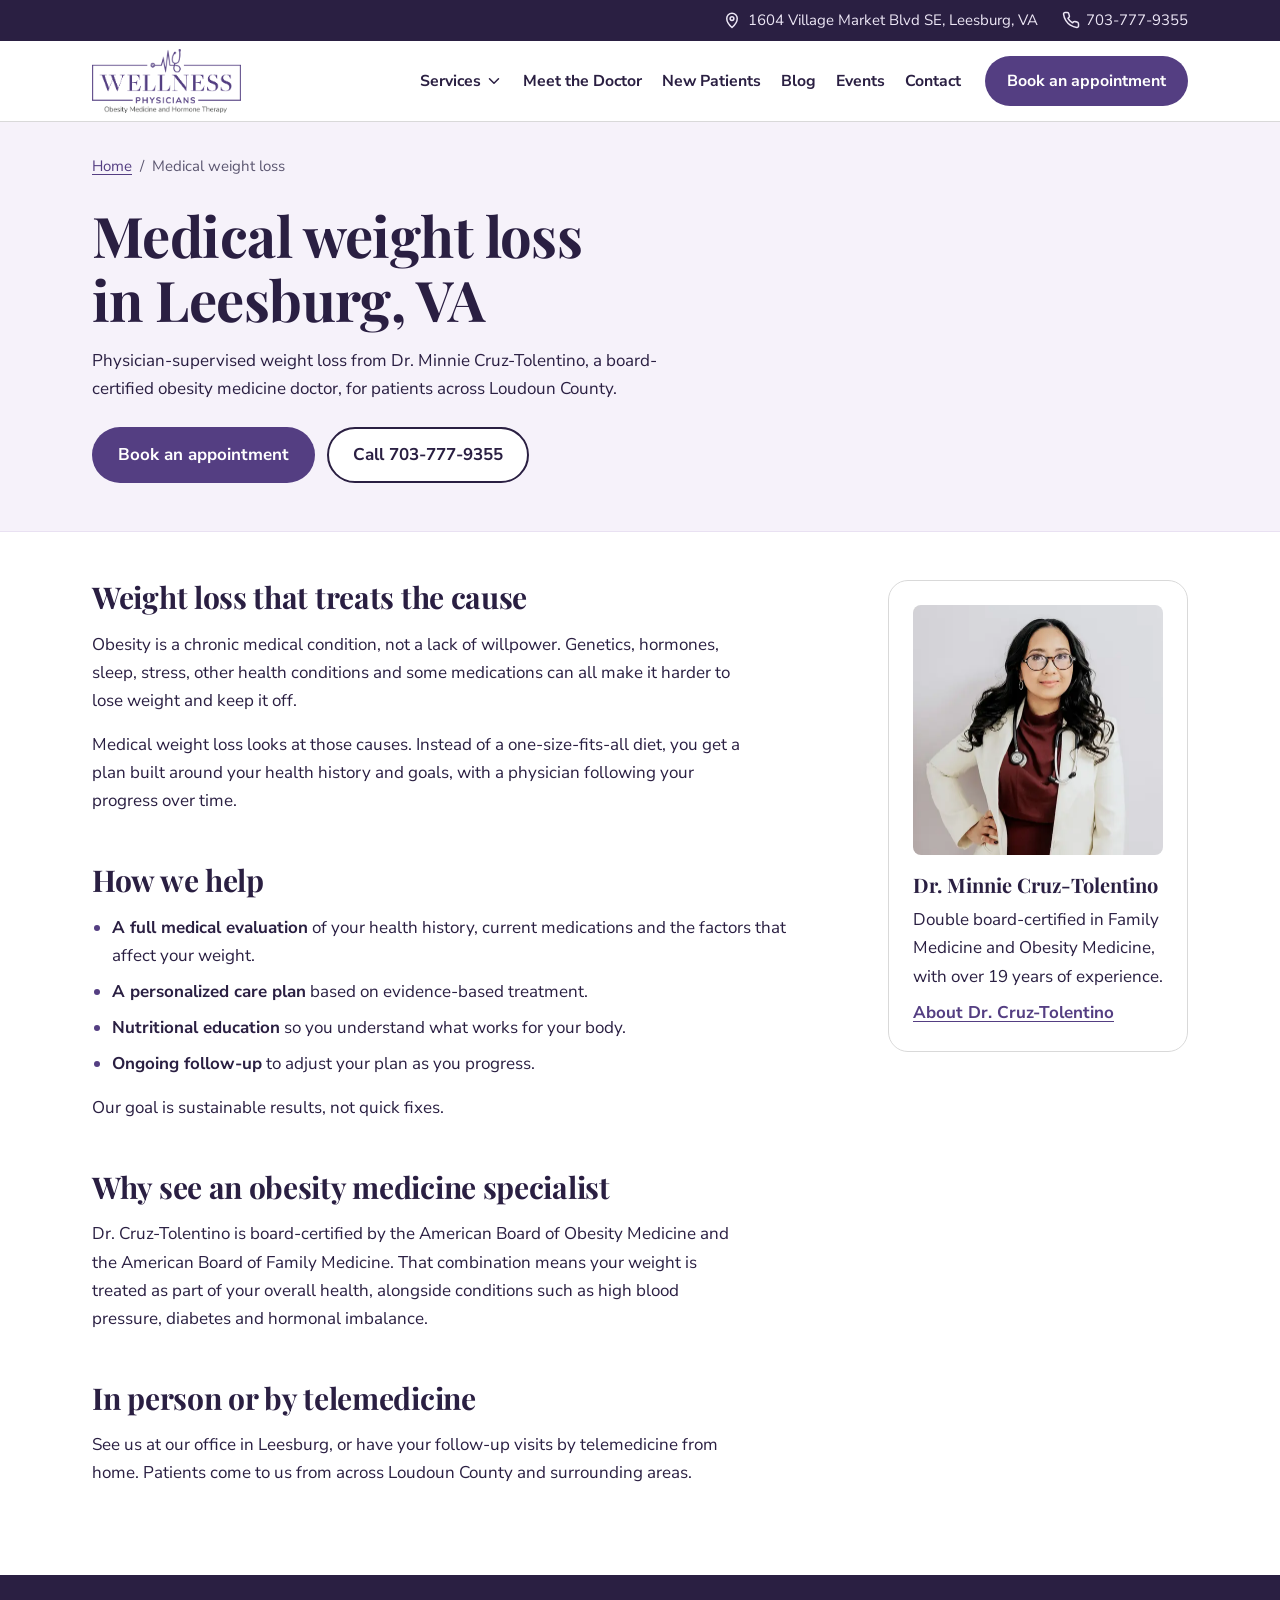
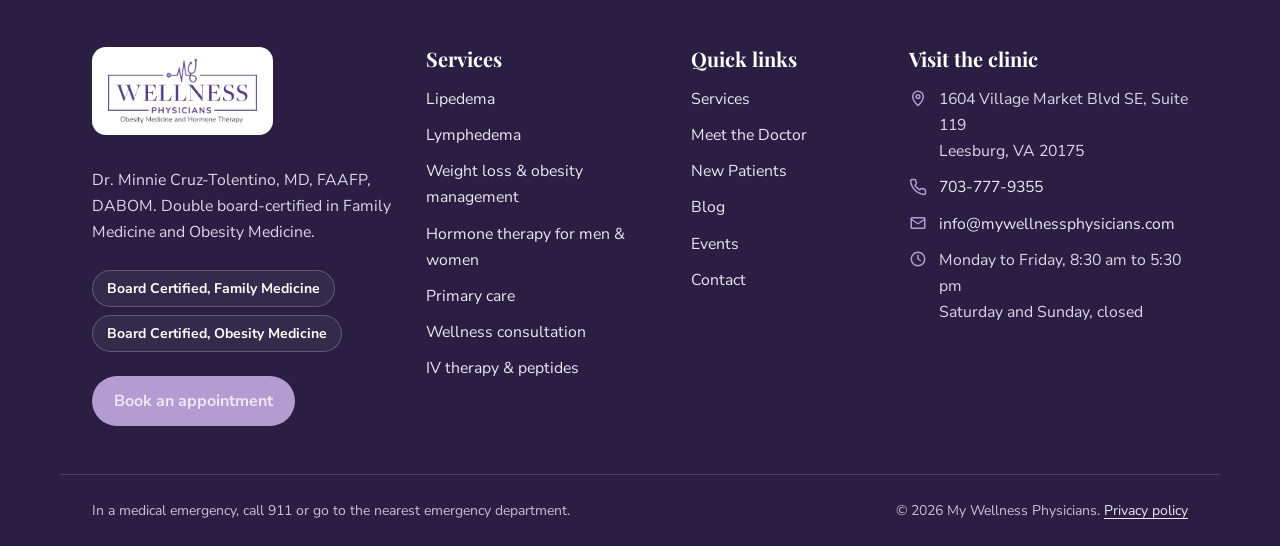
<file: medical-weight-loss/index.html>
<!doctype html>
<html lang="en">
<head>
  <meta charset="utf-8">
  <meta name="viewport" content="width=device-width, initial-scale=1">
  <title>Medical Weight Loss Doctor in Leesburg, VA | My Wellness Physicians</title>
  <meta name="description" content="Physician-supervised medical weight loss in Leesburg, VA from a board-certified obesity medicine doctor. Personalized plans for lasting results, serving Loudoun County in person and by telemedicine.">
  <link rel="canonical" href="https://www.mywellnessphysicians.com/medical-weight-loss/">
  <meta property="og:type" content="website">
  <meta property="og:site_name" content="My Wellness Physicians">
  <meta property="og:title" content="Medical Weight Loss Doctor in Leesburg, VA | My Wellness Physicians">
  <meta property="og:description" content="Physician-supervised medical weight loss in Leesburg, VA from a board-certified obesity medicine doctor. Personalized plans for lasting results, serving Loudoun County in person and by telemedicine.">
  <meta property="og:url" content="https://www.mywellnessphysicians.com/medical-weight-loss/">
  <meta property="og:image" content="https://www.mywellnessphysicians.com/assets/img/og-image.jpg">
  <meta name="twitter:card" content="summary_large_image">
  <link rel="preconnect" href="https://fonts.googleapis.com">
  <link rel="preconnect" href="https://fonts.gstatic.com" crossorigin>
  <link href="https://fonts.googleapis.com/css2?family=Nunito+Sans:opsz,wght@6..12,400;6..12,600;6..12,700;6..12,800&family=Playfair+Display:wght@600;700&display=swap" rel="stylesheet">
  <link rel="stylesheet" href="../styles.css">
  <script type="application/ld+json">
[
  {
    "@context": "https://schema.org",
    "@type": "BreadcrumbList",
    "itemListElement": [
      {
        "@type": "ListItem",
        "position": 1,
        "name": "Home",
        "item": "https://www.mywellnessphysicians.com/"
      },
      {
        "@type": "ListItem",
        "position": 2,
        "name": "Medical weight loss",
        "item": "https://www.mywellnessphysicians.com/medical-weight-loss/"
      }
    ]
  },
  {
    "@context": "https://schema.org",
    "@type": "MedicalWebPage",
    "url": "https://www.mywellnessphysicians.com/medical-weight-loss/",
    "name": "Medical weight loss in Leesburg, VA",
    "about": {
      "@type": "MedicalCondition",
      "name": "Obesity",
      "alternateName": []
    },
    "description": "Physician-supervised medical weight loss from a board-certified obesity medicine doctor in Leesburg, VA.",
    "audience": {
      "@type": "Patient"
    },
    "lastReviewed": "2026-10-01",
    "reviewedBy": {
      "@type": "Physician",
      "name": "Dr. Minnie Cruz-Tolentino"
    },
    "publisher": {
      "@id": "https://www.mywellnessphysicians.com/#clinic"
    }
  }
]
  </script>
</head>
<body>
  <a class="skip-link" href="#main">Skip to main content</a>

  <div class="utility-bar">
    <div class="container utility-inner">
      <a class="utility-item" href="https://www.google.com/maps/search/?api=1&amp;query=1604+Village+Market+Blvd+SE+Suite+119+Leesburg+VA+20175">
        <svg class="icon" aria-hidden="true" viewBox="0 0 24 24"><path d="M12 22s7-6.2 7-12a7 7 0 1 0-14 0c0 5.8 7 12 7 12z"/><circle cx="12" cy="10" r="2.5"/></svg>
        1604 Village Market Blvd SE, Leesburg, VA
      </a>
      <a class="utility-item" href="tel:+17037779355">
        <svg class="icon" aria-hidden="true" viewBox="0 0 24 24"><path d="M22 16.9v3a2 2 0 0 1-2.2 2 19.8 19.8 0 0 1-8.6-3.1 19.5 19.5 0 0 1-6-6A19.8 19.8 0 0 1 2.1 4.2 2 2 0 0 1 4.1 2h3a2 2 0 0 1 2 1.7c.1.9.4 1.8.7 2.7a2 2 0 0 1-.5 2.1L8 9.8a16 16 0 0 0 6 6l1.3-1.3a2 2 0 0 1 2.1-.4c.9.3 1.8.6 2.7.7a2 2 0 0 1 1.7 2z"/></svg>
        703-777-9355
      </a>
    </div>
  </div>

  <header class="site-header">
    <div class="container header-inner">
      <a class="brand" href="../">
        <img src="../assets/logo.png" width="1577" height="676" alt="My Wellness Physicians: Obesity Medicine and Hormone Therapy">
      </a>

      <button class="nav-toggle" type="button" aria-expanded="false" aria-controls="site-nav">
        <svg class="icon" aria-hidden="true" viewBox="0 0 24 24"><path d="M4 7h16M4 12h16M4 17h16"/></svg>
        <span>Menu</span>
      </button>

      <nav class="site-nav" id="site-nav" aria-label="Main">
        <ul>
          <li class="has-sub">
            <button class="sub-toggle" type="button" aria-expanded="false" aria-controls="services-menu">
              Services
              <svg class="icon" aria-hidden="true" viewBox="0 0 24 24"><path d="m6 9 6 6 6-6"/></svg>
            </button>
            <ul class="sub-menu" id="services-menu">
              <li><a href="../services/">All services</a></li>
              <li><a href="../lipedema-treatment/">Lipedema</a></li>
              <li><a href="../lymphedema-treatment/">Lymphedema</a></li>
              <li><a href="../medical-weight-loss/" aria-current="page">Weight loss &amp; obesity management</a></li>
              <li><a href="../services/#hormone-therapy">Hormone therapy for men &amp; women</a></li>
              <li><a href="../services/#primary-care">Primary care</a></li>
              <li><a href="../services/#wellness-consultation">Wellness consultation</a></li>
              <li><a href="../services/#iv-therapy-peptides">IV therapy &amp; peptides</a></li>
            </ul>
          </li>
          <li><a href="../meet-the-doctor/">Meet the Doctor</a></li>
          <li><a href="../new-patients/">New Patients</a></li>
          <li><a href="../blog/">Blog</a></li>
          <li><a href="../events/">Events</a></li>
          <li><a href="../contact/">Contact</a></li>
        </ul>
        <a class="btn btn-primary nav-cta" href="https://scheduling.symplast.com/mywellnessphysicians/3?provider=7">Book an appointment</a>
      </nav>
    </div>
  </header>

  <main id="main">
    <section class="page-hero" aria-labelledby="page-title">
      <div class="container">
        <nav class="breadcrumb" aria-label="Breadcrumb">
          <ol>
            <li><a href="../">Home</a></li>
            <li><span aria-current="page">Medical weight loss</span></li>
          </ol>
        </nav>
        <h1 id="page-title">Medical weight loss in Leesburg, VA</h1>
        <p class="lede">Physician-supervised weight loss from Dr. Minnie Cruz-Tolentino, a board-certified obesity medicine doctor, for patients across Loudoun County.</p>
        <div class="hero-actions">
          <a class="btn btn-primary btn-lg" href="https://scheduling.symplast.com/mywellnessphysicians/3?provider=7">Book an appointment</a>
          <a class="btn btn-outline btn-lg" href="tel:+17037779355">Call 703-777-9355</a>
        </div>
      </div>
    </section>

    <div class="container page-body">
      <article class="prose">
        <h2>Weight loss that treats the cause</h2>
        <p>Obesity is a chronic medical condition, not a lack of willpower. Genetics, hormones, sleep, stress, other health conditions and some medications can all make it harder to lose weight and keep it off.</p>
        <p>Medical weight loss looks at those causes. Instead of a one-size-fits-all diet, you get a plan built around your health history and goals, with a physician following your progress over time.</p>

        <h2>How we help</h2>
        <ul>
          <li><strong>A full medical evaluation</strong> of your health history, current medications and the factors that affect your weight.</li>
          <li><strong>A personalized care plan</strong> based on evidence-based treatment.</li>
          <li><strong>Nutritional education</strong> so you understand what works for your body.</li>
          <li><strong>Ongoing follow-up</strong> to adjust your plan as you progress.</li>
        </ul>
        <p>Our goal is sustainable results, not quick fixes.</p>

        <h2>Why see an obesity medicine specialist</h2>
        <p>Dr. Cruz-Tolentino is board-certified by the American Board of Obesity Medicine and the American Board of Family Medicine. That combination means your weight is treated as part of your overall health, alongside conditions such as high blood pressure, diabetes and hormonal imbalance.</p>

        <h2>In person or by telemedicine</h2>
        <p>See us at our office in Leesburg, or have your follow-up visits by telemedicine from home. Patients come to us from across Loudoun County and surrounding areas.</p>
      </article>
      <aside class="side-card" aria-label="About the doctor">
        <img src="../assets/img/dr-cruz-tolentino-portrait-500.webp" width="500" height="547" loading="lazy" alt="Dr. Minnie Cruz-Tolentino">
        <div>
          <p class="side-name">Dr. Minnie Cruz-Tolentino</p>
          <p>Double board-certified in Family Medicine and Obesity Medicine, with over 19 years of experience.</p>
          <a href="../#about">About Dr. Cruz-Tolentino</a>
        </div>
      </aside>
    </div>


  </main>

  <footer class="site-footer">
    <div class="container footer-grid">
      <div class="footer-brand-col">
        <a class="footer-logo" href="../"><img src="../assets/logo.png" width="1577" height="676" alt="My Wellness Physicians home"></a>
        <p>Dr. Minnie Cruz-Tolentino, MD, FAAFP, DABOM. Double board-certified in Family Medicine and Obesity Medicine.</p>
        <ul class="footer-badges">
          <li>Board Certified, Family Medicine</li>
          <li>Board Certified, Obesity Medicine</li>
        </ul>
        <a class="btn btn-lilac" href="https://scheduling.symplast.com/mywellnessphysicians/3?provider=7">Book an appointment</a>
      </div>
      <nav class="footer-col" aria-label="Services">
        <h2>Services</h2>
        <ul>
          <li><a href="../lipedema-treatment/">Lipedema</a></li>
          <li><a href="../lymphedema-treatment/">Lymphedema</a></li>
          <li><a href="../medical-weight-loss/">Weight loss &amp; obesity management</a></li>
          <li><a href="../services/#hormone-therapy">Hormone therapy for men &amp; women</a></li>
          <li><a href="../services/#primary-care">Primary care</a></li>
          <li><a href="../services/#wellness-consultation">Wellness consultation</a></li>
          <li><a href="../services/#iv-therapy-peptides">IV therapy &amp; peptides</a></li>
        </ul>
      </nav>
      <nav class="footer-col" aria-label="Quick links">
        <h2>Quick links</h2>
        <ul>
          <li><a href="../services/">Services</a></li>
          <li><a href="../meet-the-doctor/">Meet the Doctor</a></li>
          <li><a href="../new-patients/">New Patients</a></li>
          <li><a href="../blog/">Blog</a></li>
          <li><a href="../events/">Events</a></li>
          <li><a href="../contact/">Contact</a></li>
        </ul>
      </nav>
      <div class="footer-col">
        <h2>Visit the clinic</h2>
        <ul class="footer-contact">
          <li><svg class="icon" aria-hidden="true" viewBox="0 0 24 24"><path d="M12 22s7-6.2 7-12a7 7 0 1 0-14 0c0 5.8 7 12 7 12z"/><circle cx="12" cy="10" r="2.5"/></svg><span>1604 Village Market Blvd SE, Suite 119<br>Leesburg, VA 20175</span></li>
          <li><svg class="icon" aria-hidden="true" viewBox="0 0 24 24"><path d="M22 16.9v3a2 2 0 0 1-2.2 2 19.8 19.8 0 0 1-8.6-3.1 19.5 19.5 0 0 1-6-6A19.8 19.8 0 0 1 2.1 4.2 2 2 0 0 1 4.1 2h3a2 2 0 0 1 2 1.7c.1.9.4 1.8.7 2.7a2 2 0 0 1-.5 2.1L8 9.8a16 16 0 0 0 6 6l1.3-1.3a2 2 0 0 1 2.1-.4c.9.3 1.8.6 2.7.7a2 2 0 0 1 1.7 2z"/></svg><span><a href="tel:+17037779355">703-777-9355</a></span></li>
          <li><svg class="icon" aria-hidden="true" viewBox="0 0 24 24"><path d="M4 5h16a1 1 0 0 1 1 1v12a1 1 0 0 1-1 1H4a1 1 0 0 1-1-1V6a1 1 0 0 1 1-1z"/><path d="m3 7 9 6 9-6"/></svg><span><a href="mailto:info@mywellnessphysicians.com">info@mywellnessphysicians.com</a></span></li>
          <li><svg class="icon" aria-hidden="true" viewBox="0 0 24 24"><circle cx="12" cy="12" r="9"/><path d="M12 7v5l3 2"/></svg><span>Monday to Friday, 8:30 am to 5:30 pm<br>Saturday and Sunday, closed</span></li>
        </ul>
      </div>
    </div>
    <div class="container footer-bottom">
      <p>In a medical emergency, call 911 or go to the nearest emergency department.</p>
      <p>© <span id="year">2026</span> My Wellness Physicians. <a href="../privacy-policy/">Privacy policy</a></p>
    </div>
  </footer>

  <script src="../main.js"></script>
</body>
</html>
</file>
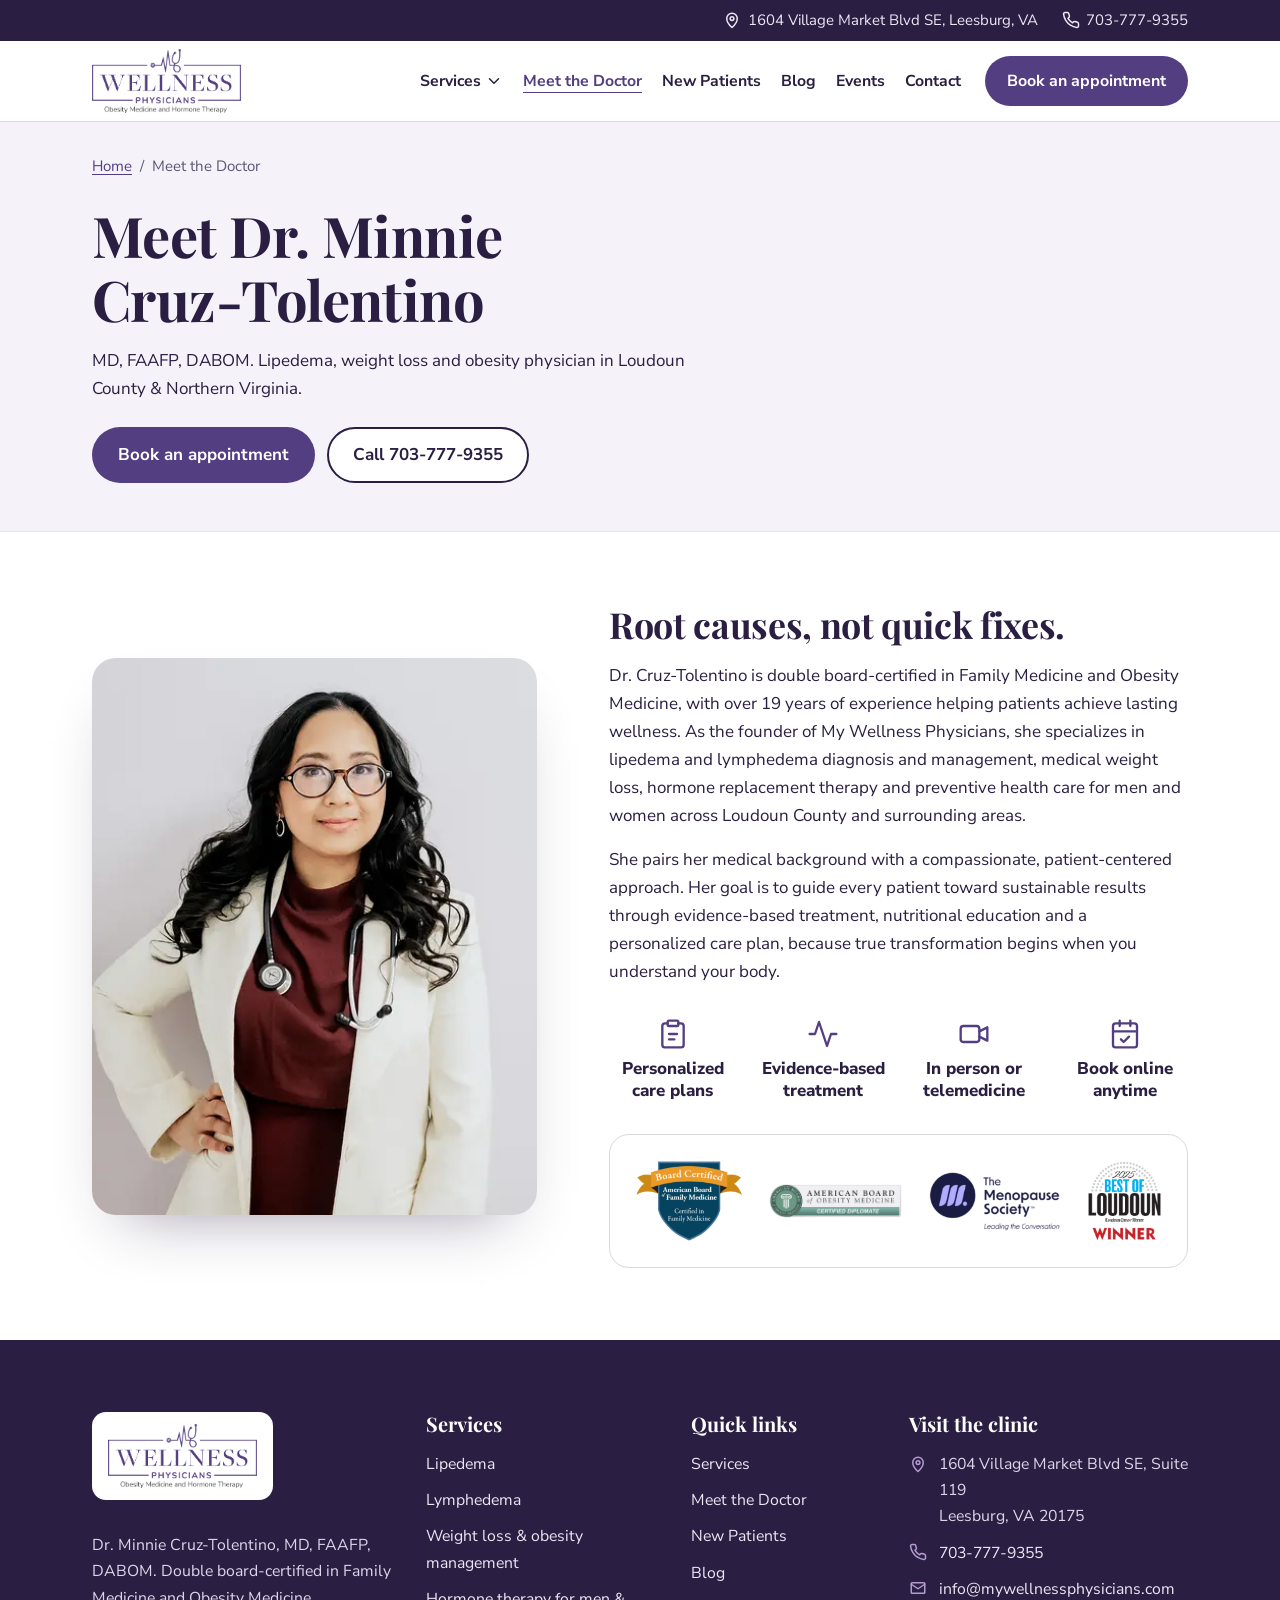
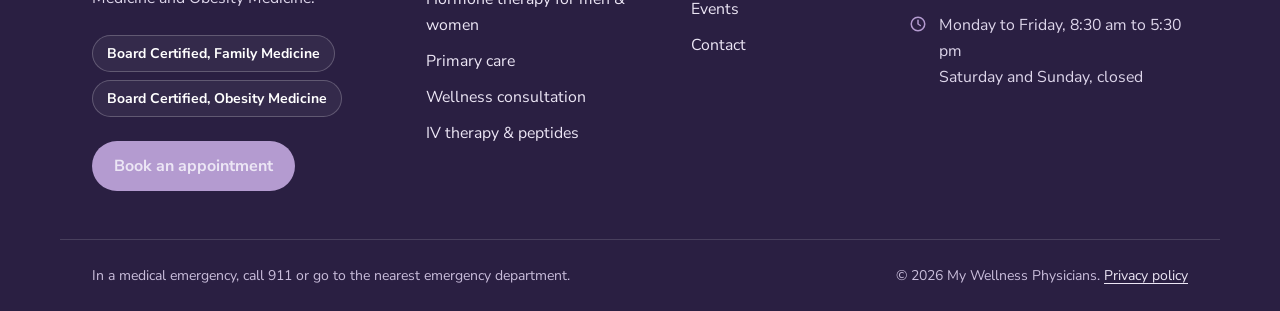
<file: meet-the-doctor/index.html>
<!doctype html>
<html lang="en">
<head>
  <meta charset="utf-8">
  <meta name="viewport" content="width=device-width, initial-scale=1">
  <title>Meet Dr. Minnie Cruz-Tolentino, MD, FAAFP, DABOM | My Wellness Physicians</title>
  <meta name="description" content="Dr. Minnie Cruz-Tolentino is double board-certified in Family Medicine and Obesity Medicine, with over 19 years of experience caring for patients across Loudoun County and Northern Virginia.">
  <link rel="canonical" href="https://www.mywellnessphysicians.com/meet-the-doctor/">
  <meta property="og:type" content="website">
  <meta property="og:site_name" content="My Wellness Physicians">
  <meta property="og:title" content="Meet Dr. Minnie Cruz-Tolentino, MD, FAAFP, DABOM | My Wellness Physicians">
  <meta property="og:description" content="Dr. Minnie Cruz-Tolentino is double board-certified in Family Medicine and Obesity Medicine, with over 19 years of experience caring for patients across Loudoun County and Northern Virginia.">
  <meta property="og:url" content="https://www.mywellnessphysicians.com/meet-the-doctor/">
  <meta property="og:image" content="https://www.mywellnessphysicians.com/assets/img/og-image.jpg">
  <meta name="twitter:card" content="summary_large_image">
  <link rel="preconnect" href="https://fonts.googleapis.com">
  <link rel="preconnect" href="https://fonts.gstatic.com" crossorigin>
  <link href="https://fonts.googleapis.com/css2?family=Nunito+Sans:opsz,wght@6..12,400;6..12,600;6..12,700;6..12,800&family=Playfair+Display:wght@600;700&display=swap" rel="stylesheet">
  <link rel="stylesheet" href="../styles.css">
  <script type="application/ld+json">
{
  "@context": "https://schema.org",
  "@type": "BreadcrumbList",
  "itemListElement": [
    {
      "@type": "ListItem",
      "position": 1,
      "name": "Home",
      "item": "https://www.mywellnessphysicians.com/"
    },
    {
      "@type": "ListItem",
      "position": 2,
      "name": "Meet the Doctor",
      "item": "https://www.mywellnessphysicians.com/meet-the-doctor/"
    }
  ]
}
  </script>
</head>
<body>
  <a class="skip-link" href="#main">Skip to main content</a>

  <div class="utility-bar">
    <div class="container utility-inner">
      <a class="utility-item" href="https://www.google.com/maps/search/?api=1&amp;query=1604+Village+Market+Blvd+SE+Suite+119+Leesburg+VA+20175">
        <svg class="icon" aria-hidden="true" viewBox="0 0 24 24"><path d="M12 22s7-6.2 7-12a7 7 0 1 0-14 0c0 5.8 7 12 7 12z"/><circle cx="12" cy="10" r="2.5"/></svg>
        1604 Village Market Blvd SE, Leesburg, VA
      </a>
      <a class="utility-item" href="tel:+17037779355">
        <svg class="icon" aria-hidden="true" viewBox="0 0 24 24"><path d="M22 16.9v3a2 2 0 0 1-2.2 2 19.8 19.8 0 0 1-8.6-3.1 19.5 19.5 0 0 1-6-6A19.8 19.8 0 0 1 2.1 4.2 2 2 0 0 1 4.1 2h3a2 2 0 0 1 2 1.7c.1.9.4 1.8.7 2.7a2 2 0 0 1-.5 2.1L8 9.8a16 16 0 0 0 6 6l1.3-1.3a2 2 0 0 1 2.1-.4c.9.3 1.8.6 2.7.7a2 2 0 0 1 1.7 2z"/></svg>
        703-777-9355
      </a>
    </div>
  </div>

  <header class="site-header">
    <div class="container header-inner">
      <a class="brand" href="../">
        <img src="../assets/logo.png" width="1577" height="676" alt="My Wellness Physicians: Obesity Medicine and Hormone Therapy">
      </a>

      <button class="nav-toggle" type="button" aria-expanded="false" aria-controls="site-nav">
        <svg class="icon" aria-hidden="true" viewBox="0 0 24 24"><path d="M4 7h16M4 12h16M4 17h16"/></svg>
        <span>Menu</span>
      </button>

      <nav class="site-nav" id="site-nav" aria-label="Main">
        <ul>
          <li class="has-sub">
            <button class="sub-toggle" type="button" aria-expanded="false" aria-controls="services-menu">
              Services
              <svg class="icon" aria-hidden="true" viewBox="0 0 24 24"><path d="m6 9 6 6 6-6"/></svg>
            </button>
            <ul class="sub-menu" id="services-menu">
              <li><a href="../services/">All services</a></li>
              <li><a href="../lipedema-treatment/">Lipedema</a></li>
              <li><a href="../lymphedema-treatment/">Lymphedema</a></li>
              <li><a href="../medical-weight-loss/">Weight loss &amp; obesity management</a></li>
              <li><a href="../services/#hormone-therapy">Hormone therapy for men &amp; women</a></li>
              <li><a href="../services/#primary-care">Primary care</a></li>
              <li><a href="../services/#wellness-consultation">Wellness consultation</a></li>
              <li><a href="../services/#iv-therapy-peptides">IV therapy &amp; peptides</a></li>
            </ul>
          </li>
          <li><a href="../meet-the-doctor/" aria-current="page">Meet the Doctor</a></li>
          <li><a href="../new-patients/">New Patients</a></li>
          <li><a href="../blog/">Blog</a></li>
          <li><a href="../events/">Events</a></li>
          <li><a href="../contact/">Contact</a></li>
        </ul>
        <a class="btn btn-primary nav-cta" href="https://scheduling.symplast.com/mywellnessphysicians/3?provider=7">Book an appointment</a>
      </nav>
    </div>
  </header>

  <main id="main">
    <section class="page-hero" aria-labelledby="page-title">
      <div class="container">
        <nav class="breadcrumb" aria-label="Breadcrumb">
          <ol>
            <li><a href="../">Home</a></li>
            <li><span aria-current="page">Meet the Doctor</span></li>
          </ol>
        </nav>
        <h1 id="page-title">Meet Dr. Minnie Cruz-Tolentino</h1>
        <p class="lede">MD, FAAFP, DABOM. Lipedema, weight loss and obesity physician in Loudoun County &amp; Northern Virginia.</p>
        <div class="hero-actions">
          <a class="btn btn-primary btn-lg" href="https://scheduling.symplast.com/mywellnessphysicians/3?provider=7">Book an appointment</a>
          <a class="btn btn-outline btn-lg" href="tel:+17037779355">Call 703-777-9355</a>
        </div>
      </div>
    </section>

    <section class="about" id="about" aria-labelledby="about-title">
      <div class="container about-inner">
        <img class="about-photo"
          src="../assets/img/dr-cruz-tolentino-portrait-900.webp"
          srcset="../assets/img/dr-cruz-tolentino-portrait-500.webp 500w, ../assets/img/dr-cruz-tolentino-portrait-900.webp 900w"
          sizes="(min-width: 900px) 460px, 100vw"
          width="900" height="984" loading="lazy"
          alt="Portrait of Dr. Minnie Cruz-Tolentino, obesity medicine physician in Leesburg, VA">
        <div>
          <h2 id="about-title">Root causes, not quick fixes.</h2>
          <p>Dr. Cruz-Tolentino is double board-certified in Family Medicine and Obesity Medicine, with over 19 years of experience helping patients achieve lasting wellness. As the founder of My Wellness Physicians, she specializes in lipedema and lymphedema diagnosis and management, medical weight loss, hormone replacement therapy and preventive health care for men and women across Loudoun County and surrounding areas.</p>
          <p>She pairs her medical background with a compassionate, patient-centered approach. Her goal is to guide every patient toward sustainable results through evidence-based treatment, nutritional education and a personalized care plan, because true transformation begins when you understand your body.</p>
          <ul class="features">
            <li>
              <svg class="icon icon-lg" aria-hidden="true" viewBox="0 0 24 24"><rect x="8" y="2" width="8" height="4" rx="1"/><path d="M16 4h2a2 2 0 0 1 2 2v14a2 2 0 0 1-2 2H6a2 2 0 0 1-2-2V6a2 2 0 0 1 2-2h2M9 12h6M9 16h4"/></svg>
              <span>Personalized care plans</span>
            </li>
            <li>
              <svg class="icon icon-lg" aria-hidden="true" viewBox="0 0 24 24"><path d="M22 12h-4l-3 9L9 3l-3 9H2"/></svg>
              <span>Evidence-based treatment</span>
            </li>
            <li>
              <svg class="icon icon-lg" aria-hidden="true" viewBox="0 0 24 24"><rect x="2" y="6" width="14" height="12" rx="2"/><path d="m16 10 6-3v10l-6-3"/></svg>
              <span>In person or telemedicine</span>
            </li>
            <li>
              <svg class="icon icon-lg" aria-hidden="true" viewBox="0 0 24 24"><rect x="3" y="4" width="18" height="18" rx="2"/><path d="M16 2v4M8 2v4M3 10h18M9 16l2 2 4-4"/></svg>
              <span>Book online anytime</span>
            </li>
          </ul>
          <ul class="credentials" aria-label="Certifications and recognition">
            <li><img src="../assets/img/credentials/abfm-board-certified.png" width="199" height="152" loading="lazy" alt="Board Certified, American Board of Family Medicine"></li>
            <li><img src="../assets/img/credentials/abom-diplomate.png" width="293" height="78" loading="lazy" alt="American Board of Obesity Medicine, Certified Diplomate"></li>
            <li><img src="../assets/img/credentials/menopause-society.png" width="218" height="102" loading="lazy" alt="The Menopause Society"></li>
            <li><img src="../assets/img/credentials/best-of-loudoun-2025.png" width="123" height="134" loading="lazy" alt="Best of Loudoun 2025 Winner, Loudoun Times-Mirror"></li>
          </ul>
        </div>
      </div>
    </section>


  </main>

  <footer class="site-footer">
    <div class="container footer-grid">
      <div class="footer-brand-col">
        <a class="footer-logo" href="../"><img src="../assets/logo.png" width="1577" height="676" alt="My Wellness Physicians home"></a>
        <p>Dr. Minnie Cruz-Tolentino, MD, FAAFP, DABOM. Double board-certified in Family Medicine and Obesity Medicine.</p>
        <ul class="footer-badges">
          <li>Board Certified, Family Medicine</li>
          <li>Board Certified, Obesity Medicine</li>
        </ul>
        <a class="btn btn-lilac" href="https://scheduling.symplast.com/mywellnessphysicians/3?provider=7">Book an appointment</a>
      </div>
      <nav class="footer-col" aria-label="Services">
        <h2>Services</h2>
        <ul>
          <li><a href="../lipedema-treatment/">Lipedema</a></li>
          <li><a href="../lymphedema-treatment/">Lymphedema</a></li>
          <li><a href="../medical-weight-loss/">Weight loss &amp; obesity management</a></li>
          <li><a href="../services/#hormone-therapy">Hormone therapy for men &amp; women</a></li>
          <li><a href="../services/#primary-care">Primary care</a></li>
          <li><a href="../services/#wellness-consultation">Wellness consultation</a></li>
          <li><a href="../services/#iv-therapy-peptides">IV therapy &amp; peptides</a></li>
        </ul>
      </nav>
      <nav class="footer-col" aria-label="Quick links">
        <h2>Quick links</h2>
        <ul>
          <li><a href="../services/">Services</a></li>
          <li><a href="../meet-the-doctor/">Meet the Doctor</a></li>
          <li><a href="../new-patients/">New Patients</a></li>
          <li><a href="../blog/">Blog</a></li>
          <li><a href="../events/">Events</a></li>
          <li><a href="../contact/">Contact</a></li>
        </ul>
      </nav>
      <div class="footer-col">
        <h2>Visit the clinic</h2>
        <ul class="footer-contact">
          <li><svg class="icon" aria-hidden="true" viewBox="0 0 24 24"><path d="M12 22s7-6.2 7-12a7 7 0 1 0-14 0c0 5.8 7 12 7 12z"/><circle cx="12" cy="10" r="2.5"/></svg><span>1604 Village Market Blvd SE, Suite 119<br>Leesburg, VA 20175</span></li>
          <li><svg class="icon" aria-hidden="true" viewBox="0 0 24 24"><path d="M22 16.9v3a2 2 0 0 1-2.2 2 19.8 19.8 0 0 1-8.6-3.1 19.5 19.5 0 0 1-6-6A19.8 19.8 0 0 1 2.1 4.2 2 2 0 0 1 4.1 2h3a2 2 0 0 1 2 1.7c.1.9.4 1.8.7 2.7a2 2 0 0 1-.5 2.1L8 9.8a16 16 0 0 0 6 6l1.3-1.3a2 2 0 0 1 2.1-.4c.9.3 1.8.6 2.7.7a2 2 0 0 1 1.7 2z"/></svg><span><a href="tel:+17037779355">703-777-9355</a></span></li>
          <li><svg class="icon" aria-hidden="true" viewBox="0 0 24 24"><path d="M4 5h16a1 1 0 0 1 1 1v12a1 1 0 0 1-1 1H4a1 1 0 0 1-1-1V6a1 1 0 0 1 1-1z"/><path d="m3 7 9 6 9-6"/></svg><span><a href="mailto:info@mywellnessphysicians.com">info@mywellnessphysicians.com</a></span></li>
          <li><svg class="icon" aria-hidden="true" viewBox="0 0 24 24"><circle cx="12" cy="12" r="9"/><path d="M12 7v5l3 2"/></svg><span>Monday to Friday, 8:30 am to 5:30 pm<br>Saturday and Sunday, closed</span></li>
        </ul>
      </div>
    </div>
    <div class="container footer-bottom">
      <p>In a medical emergency, call 911 or go to the nearest emergency department.</p>
      <p>© <span id="year">2026</span> My Wellness Physicians. <a href="../privacy-policy/">Privacy policy</a></p>
    </div>
  </footer>

  <script src="../main.js"></script>
</body>
</html>
</file>
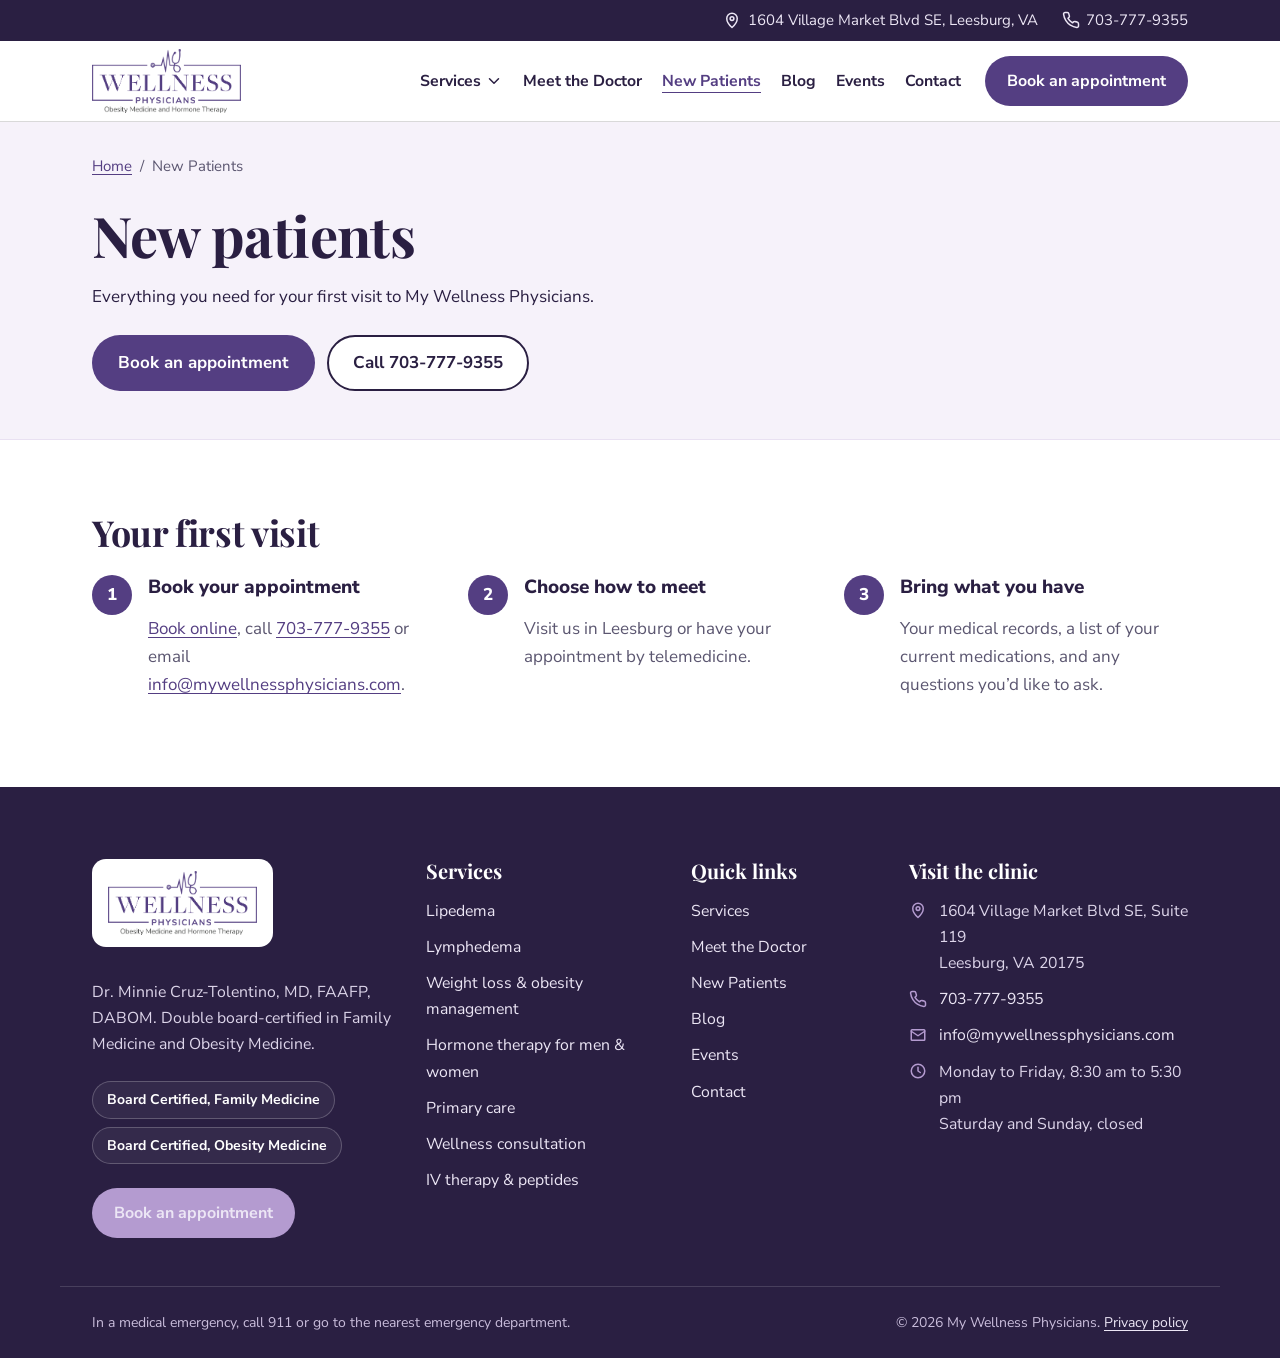
<file: new-patients/index.html>
<!doctype html>
<html lang="en">
<head>
  <meta charset="utf-8">
  <meta name="viewport" content="width=device-width, initial-scale=1">
  <title>New Patients | My Wellness Physicians, Leesburg, VA</title>
  <meta name="description" content="How to book your first visit with My Wellness Physicians in Leesburg, VA, in person or by telemedicine, and what to bring.">
  <link rel="canonical" href="https://www.mywellnessphysicians.com/new-patients/">
  <meta property="og:type" content="website">
  <meta property="og:site_name" content="My Wellness Physicians">
  <meta property="og:title" content="New Patients | My Wellness Physicians, Leesburg, VA">
  <meta property="og:description" content="How to book your first visit with My Wellness Physicians in Leesburg, VA, in person or by telemedicine, and what to bring.">
  <meta property="og:url" content="https://www.mywellnessphysicians.com/new-patients/">
  <meta property="og:image" content="https://www.mywellnessphysicians.com/assets/img/og-image.jpg">
  <meta name="twitter:card" content="summary_large_image">
  <link rel="preconnect" href="https://fonts.googleapis.com">
  <link rel="preconnect" href="https://fonts.gstatic.com" crossorigin>
  <link href="https://fonts.googleapis.com/css2?family=Nunito+Sans:opsz,wght@6..12,400;6..12,600;6..12,700;6..12,800&family=Playfair+Display:wght@600;700&display=swap" rel="stylesheet">
  <link rel="stylesheet" href="../styles.css">
  <script type="application/ld+json">
{
  "@context": "https://schema.org",
  "@type": "BreadcrumbList",
  "itemListElement": [
    {
      "@type": "ListItem",
      "position": 1,
      "name": "Home",
      "item": "https://www.mywellnessphysicians.com/"
    },
    {
      "@type": "ListItem",
      "position": 2,
      "name": "New Patients",
      "item": "https://www.mywellnessphysicians.com/new-patients/"
    }
  ]
}
  </script>
</head>
<body>
  <a class="skip-link" href="#main">Skip to main content</a>

  <div class="utility-bar">
    <div class="container utility-inner">
      <a class="utility-item" href="https://www.google.com/maps/search/?api=1&amp;query=1604+Village+Market+Blvd+SE+Suite+119+Leesburg+VA+20175">
        <svg class="icon" aria-hidden="true" viewBox="0 0 24 24"><path d="M12 22s7-6.2 7-12a7 7 0 1 0-14 0c0 5.8 7 12 7 12z"/><circle cx="12" cy="10" r="2.5"/></svg>
        1604 Village Market Blvd SE, Leesburg, VA
      </a>
      <a class="utility-item" href="tel:+17037779355">
        <svg class="icon" aria-hidden="true" viewBox="0 0 24 24"><path d="M22 16.9v3a2 2 0 0 1-2.2 2 19.8 19.8 0 0 1-8.6-3.1 19.5 19.5 0 0 1-6-6A19.8 19.8 0 0 1 2.1 4.2 2 2 0 0 1 4.1 2h3a2 2 0 0 1 2 1.7c.1.9.4 1.8.7 2.7a2 2 0 0 1-.5 2.1L8 9.8a16 16 0 0 0 6 6l1.3-1.3a2 2 0 0 1 2.1-.4c.9.3 1.8.6 2.7.7a2 2 0 0 1 1.7 2z"/></svg>
        703-777-9355
      </a>
    </div>
  </div>

  <header class="site-header">
    <div class="container header-inner">
      <a class="brand" href="../">
        <img src="../assets/logo.png" width="1577" height="676" alt="My Wellness Physicians: Obesity Medicine and Hormone Therapy">
      </a>

      <button class="nav-toggle" type="button" aria-expanded="false" aria-controls="site-nav">
        <svg class="icon" aria-hidden="true" viewBox="0 0 24 24"><path d="M4 7h16M4 12h16M4 17h16"/></svg>
        <span>Menu</span>
      </button>

      <nav class="site-nav" id="site-nav" aria-label="Main">
        <ul>
          <li class="has-sub">
            <button class="sub-toggle" type="button" aria-expanded="false" aria-controls="services-menu">
              Services
              <svg class="icon" aria-hidden="true" viewBox="0 0 24 24"><path d="m6 9 6 6 6-6"/></svg>
            </button>
            <ul class="sub-menu" id="services-menu">
              <li><a href="../services/">All services</a></li>
              <li><a href="../lipedema-treatment/">Lipedema</a></li>
              <li><a href="../lymphedema-treatment/">Lymphedema</a></li>
              <li><a href="../medical-weight-loss/">Weight loss &amp; obesity management</a></li>
              <li><a href="../services/#hormone-therapy">Hormone therapy for men &amp; women</a></li>
              <li><a href="../services/#primary-care">Primary care</a></li>
              <li><a href="../services/#wellness-consultation">Wellness consultation</a></li>
              <li><a href="../services/#iv-therapy-peptides">IV therapy &amp; peptides</a></li>
            </ul>
          </li>
          <li><a href="../meet-the-doctor/">Meet the Doctor</a></li>
          <li><a href="../new-patients/" aria-current="page">New Patients</a></li>
          <li><a href="../blog/">Blog</a></li>
          <li><a href="../events/">Events</a></li>
          <li><a href="../contact/">Contact</a></li>
        </ul>
        <a class="btn btn-primary nav-cta" href="https://scheduling.symplast.com/mywellnessphysicians/3?provider=7">Book an appointment</a>
      </nav>
    </div>
  </header>

  <main id="main">
    <section class="page-hero" aria-labelledby="page-title">
      <div class="container">
        <nav class="breadcrumb" aria-label="Breadcrumb">
          <ol>
            <li><a href="../">Home</a></li>
            <li><span aria-current="page">New Patients</span></li>
          </ol>
        </nav>
        <h1 id="page-title">New patients</h1>
        <p class="lede">Everything you need for your first visit to My Wellness Physicians.</p>
        <div class="hero-actions">
          <a class="btn btn-primary btn-lg" href="https://scheduling.symplast.com/mywellnessphysicians/3?provider=7">Book an appointment</a>
          <a class="btn btn-outline btn-lg" href="tel:+17037779355">Call 703-777-9355</a>
        </div>
      </div>
    </section>

    <section class="new-patients" id="new-patients" aria-labelledby="np-title">
      <div class="container">
        <h2 id="np-title">Your first visit</h2>
        <ol class="steps">
          <li>
            <h3>Book your appointment</h3>
            <p>
              <a href="https://scheduling.symplast.com/mywellnessphysicians/3?provider=7">Book online</a>, call <a href="tel:+17037779355">703-777-9355</a>
              or email <a href="mailto:info@mywellnessphysicians.com">info@mywellnessphysicians.com</a>.
            </p>
          </li>
          <li>
            <h3>Choose how to meet</h3>
            <p>Visit us in Leesburg or have your appointment by telemedicine.</p>
          </li>
          <li>
            <h3>Bring what you have</h3>
            <p>Your medical records, a list of your current medications, and any questions you’d like to ask.</p>
          </li>
        </ol>
      </div>
    </section>


  </main>

  <footer class="site-footer">
    <div class="container footer-grid">
      <div class="footer-brand-col">
        <a class="footer-logo" href="../"><img src="../assets/logo.png" width="1577" height="676" alt="My Wellness Physicians home"></a>
        <p>Dr. Minnie Cruz-Tolentino, MD, FAAFP, DABOM. Double board-certified in Family Medicine and Obesity Medicine.</p>
        <ul class="footer-badges">
          <li>Board Certified, Family Medicine</li>
          <li>Board Certified, Obesity Medicine</li>
        </ul>
        <a class="btn btn-lilac" href="https://scheduling.symplast.com/mywellnessphysicians/3?provider=7">Book an appointment</a>
      </div>
      <nav class="footer-col" aria-label="Services">
        <h2>Services</h2>
        <ul>
          <li><a href="../lipedema-treatment/">Lipedema</a></li>
          <li><a href="../lymphedema-treatment/">Lymphedema</a></li>
          <li><a href="../medical-weight-loss/">Weight loss &amp; obesity management</a></li>
          <li><a href="../services/#hormone-therapy">Hormone therapy for men &amp; women</a></li>
          <li><a href="../services/#primary-care">Primary care</a></li>
          <li><a href="../services/#wellness-consultation">Wellness consultation</a></li>
          <li><a href="../services/#iv-therapy-peptides">IV therapy &amp; peptides</a></li>
        </ul>
      </nav>
      <nav class="footer-col" aria-label="Quick links">
        <h2>Quick links</h2>
        <ul>
          <li><a href="../services/">Services</a></li>
          <li><a href="../meet-the-doctor/">Meet the Doctor</a></li>
          <li><a href="../new-patients/">New Patients</a></li>
          <li><a href="../blog/">Blog</a></li>
          <li><a href="../events/">Events</a></li>
          <li><a href="../contact/">Contact</a></li>
        </ul>
      </nav>
      <div class="footer-col">
        <h2>Visit the clinic</h2>
        <ul class="footer-contact">
          <li><svg class="icon" aria-hidden="true" viewBox="0 0 24 24"><path d="M12 22s7-6.2 7-12a7 7 0 1 0-14 0c0 5.8 7 12 7 12z"/><circle cx="12" cy="10" r="2.5"/></svg><span>1604 Village Market Blvd SE, Suite 119<br>Leesburg, VA 20175</span></li>
          <li><svg class="icon" aria-hidden="true" viewBox="0 0 24 24"><path d="M22 16.9v3a2 2 0 0 1-2.2 2 19.8 19.8 0 0 1-8.6-3.1 19.5 19.5 0 0 1-6-6A19.8 19.8 0 0 1 2.1 4.2 2 2 0 0 1 4.1 2h3a2 2 0 0 1 2 1.7c.1.9.4 1.8.7 2.7a2 2 0 0 1-.5 2.1L8 9.8a16 16 0 0 0 6 6l1.3-1.3a2 2 0 0 1 2.1-.4c.9.3 1.8.6 2.7.7a2 2 0 0 1 1.7 2z"/></svg><span><a href="tel:+17037779355">703-777-9355</a></span></li>
          <li><svg class="icon" aria-hidden="true" viewBox="0 0 24 24"><path d="M4 5h16a1 1 0 0 1 1 1v12a1 1 0 0 1-1 1H4a1 1 0 0 1-1-1V6a1 1 0 0 1 1-1z"/><path d="m3 7 9 6 9-6"/></svg><span><a href="mailto:info@mywellnessphysicians.com">info@mywellnessphysicians.com</a></span></li>
          <li><svg class="icon" aria-hidden="true" viewBox="0 0 24 24"><circle cx="12" cy="12" r="9"/><path d="M12 7v5l3 2"/></svg><span>Monday to Friday, 8:30 am to 5:30 pm<br>Saturday and Sunday, closed</span></li>
        </ul>
      </div>
    </div>
    <div class="container footer-bottom">
      <p>In a medical emergency, call 911 or go to the nearest emergency department.</p>
      <p>© <span id="year">2026</span> My Wellness Physicians. <a href="../privacy-policy/">Privacy policy</a></p>
    </div>
  </footer>

  <script src="../main.js"></script>
</body>
</html>
</file>
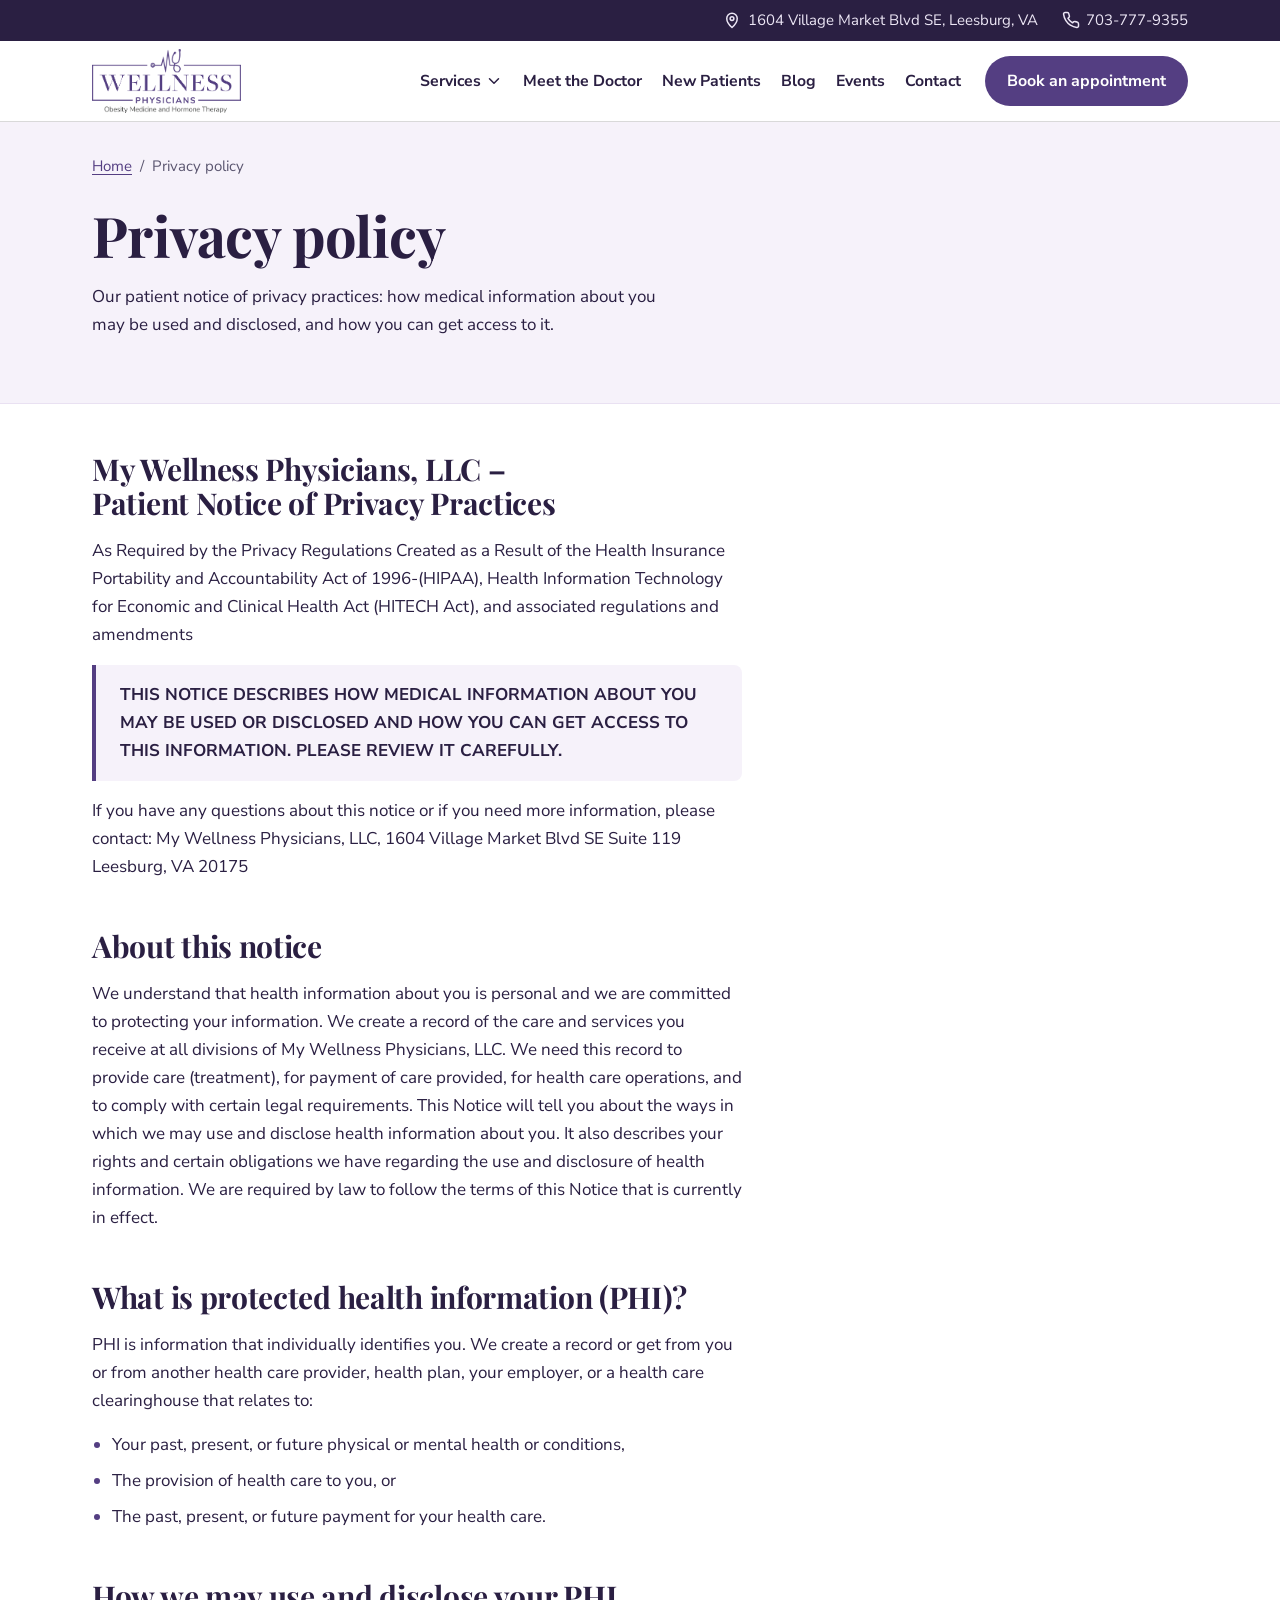
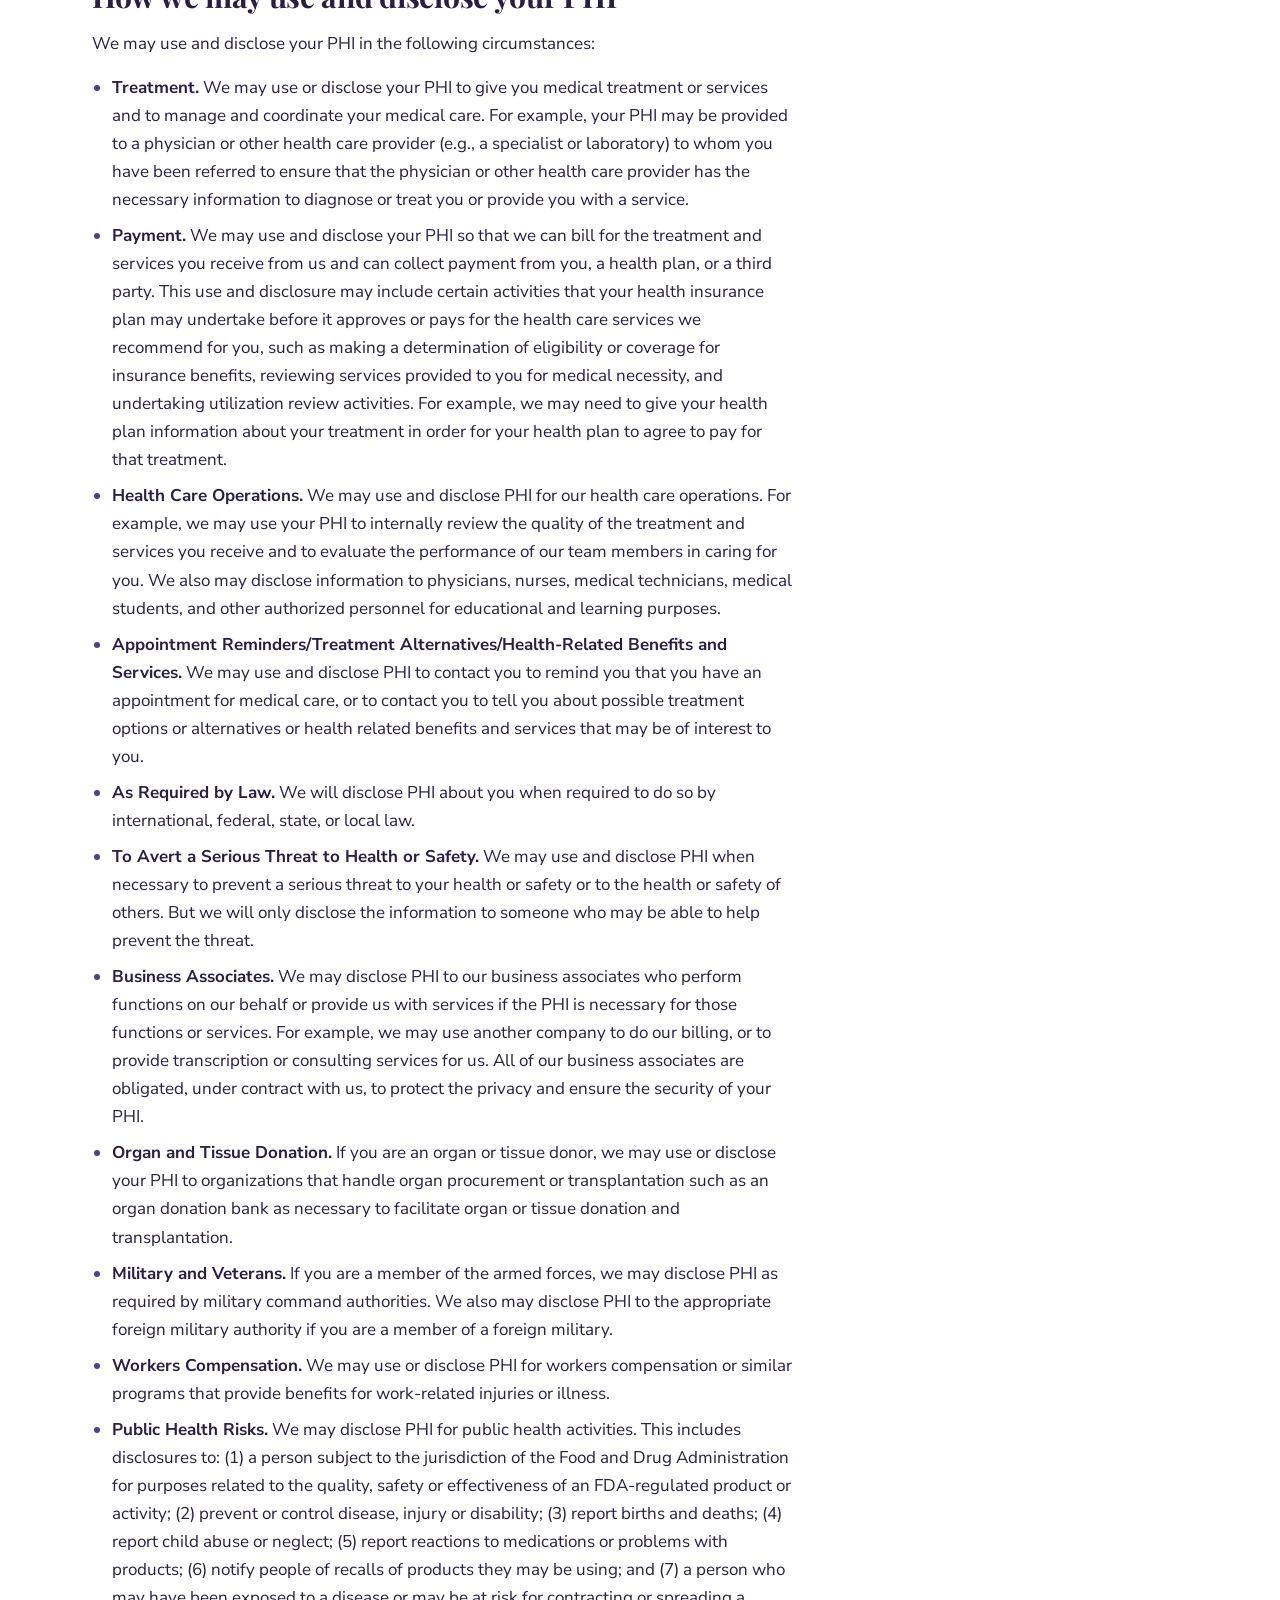
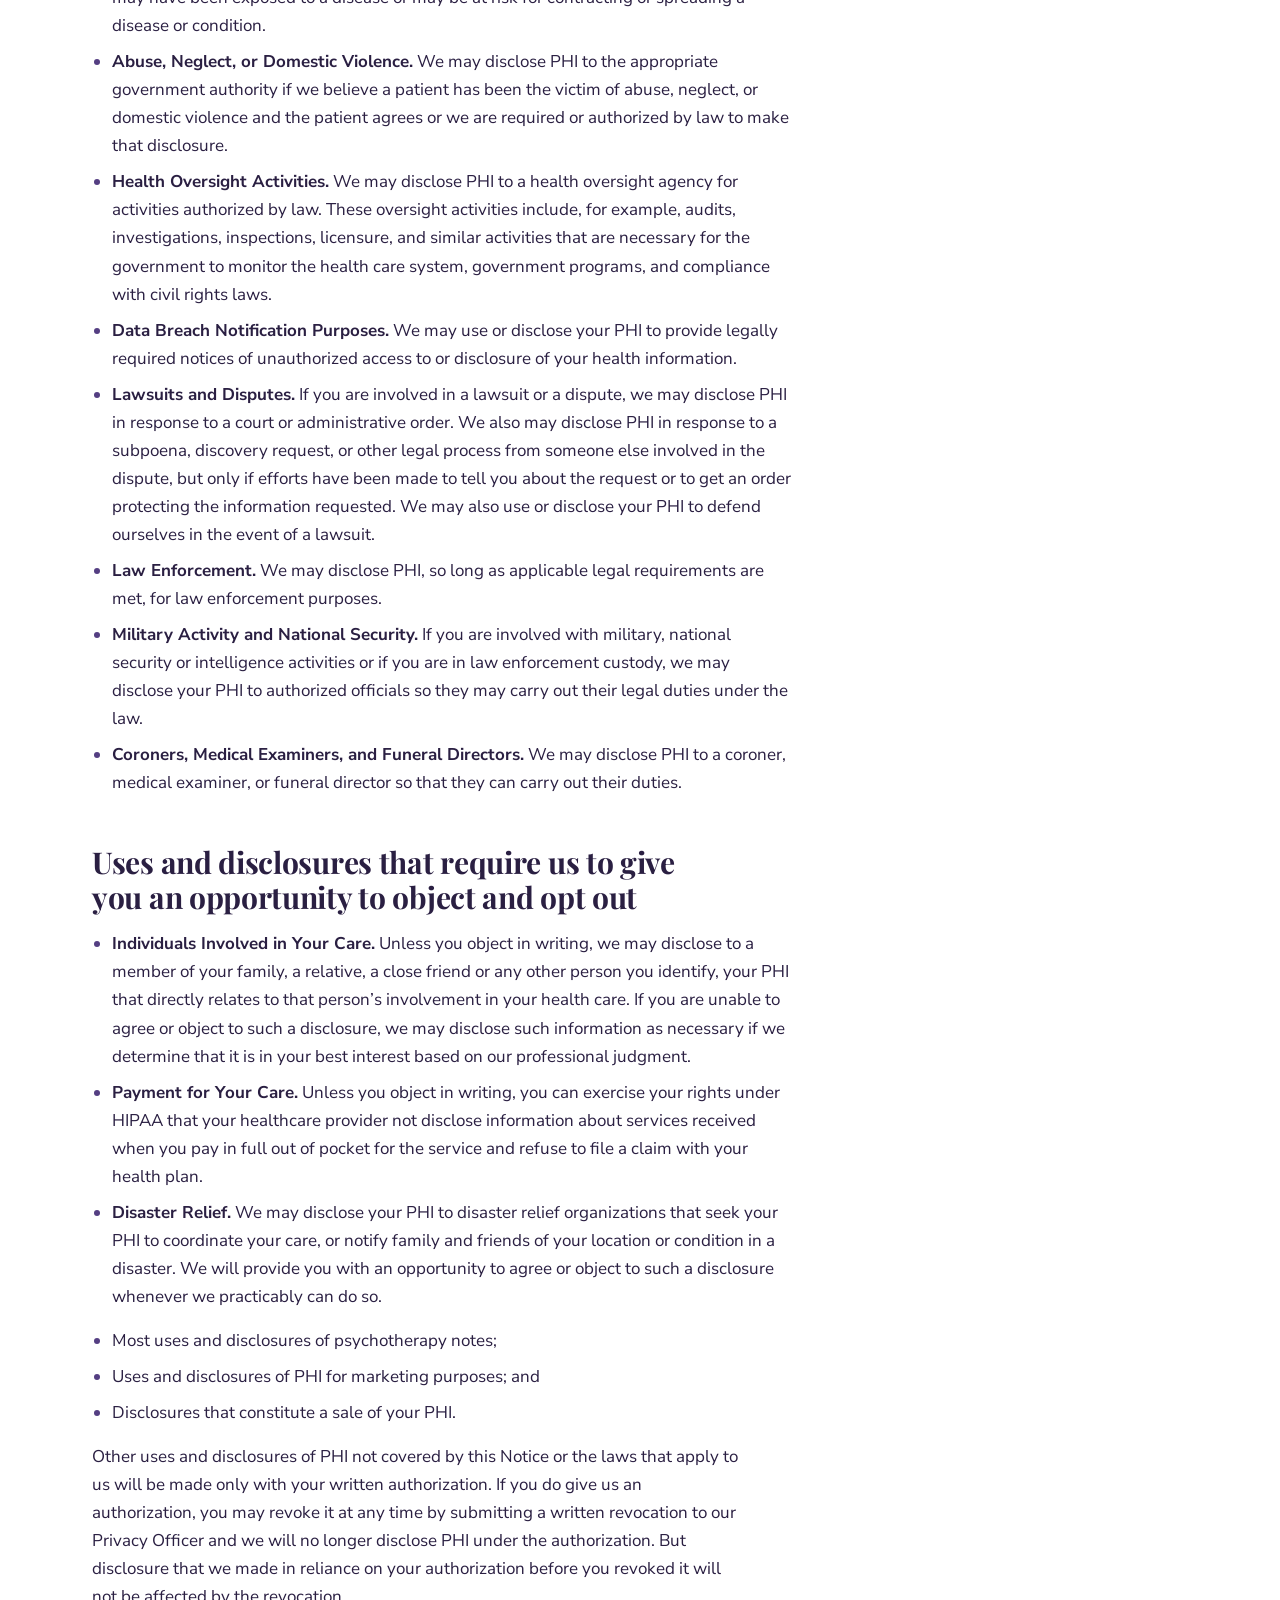
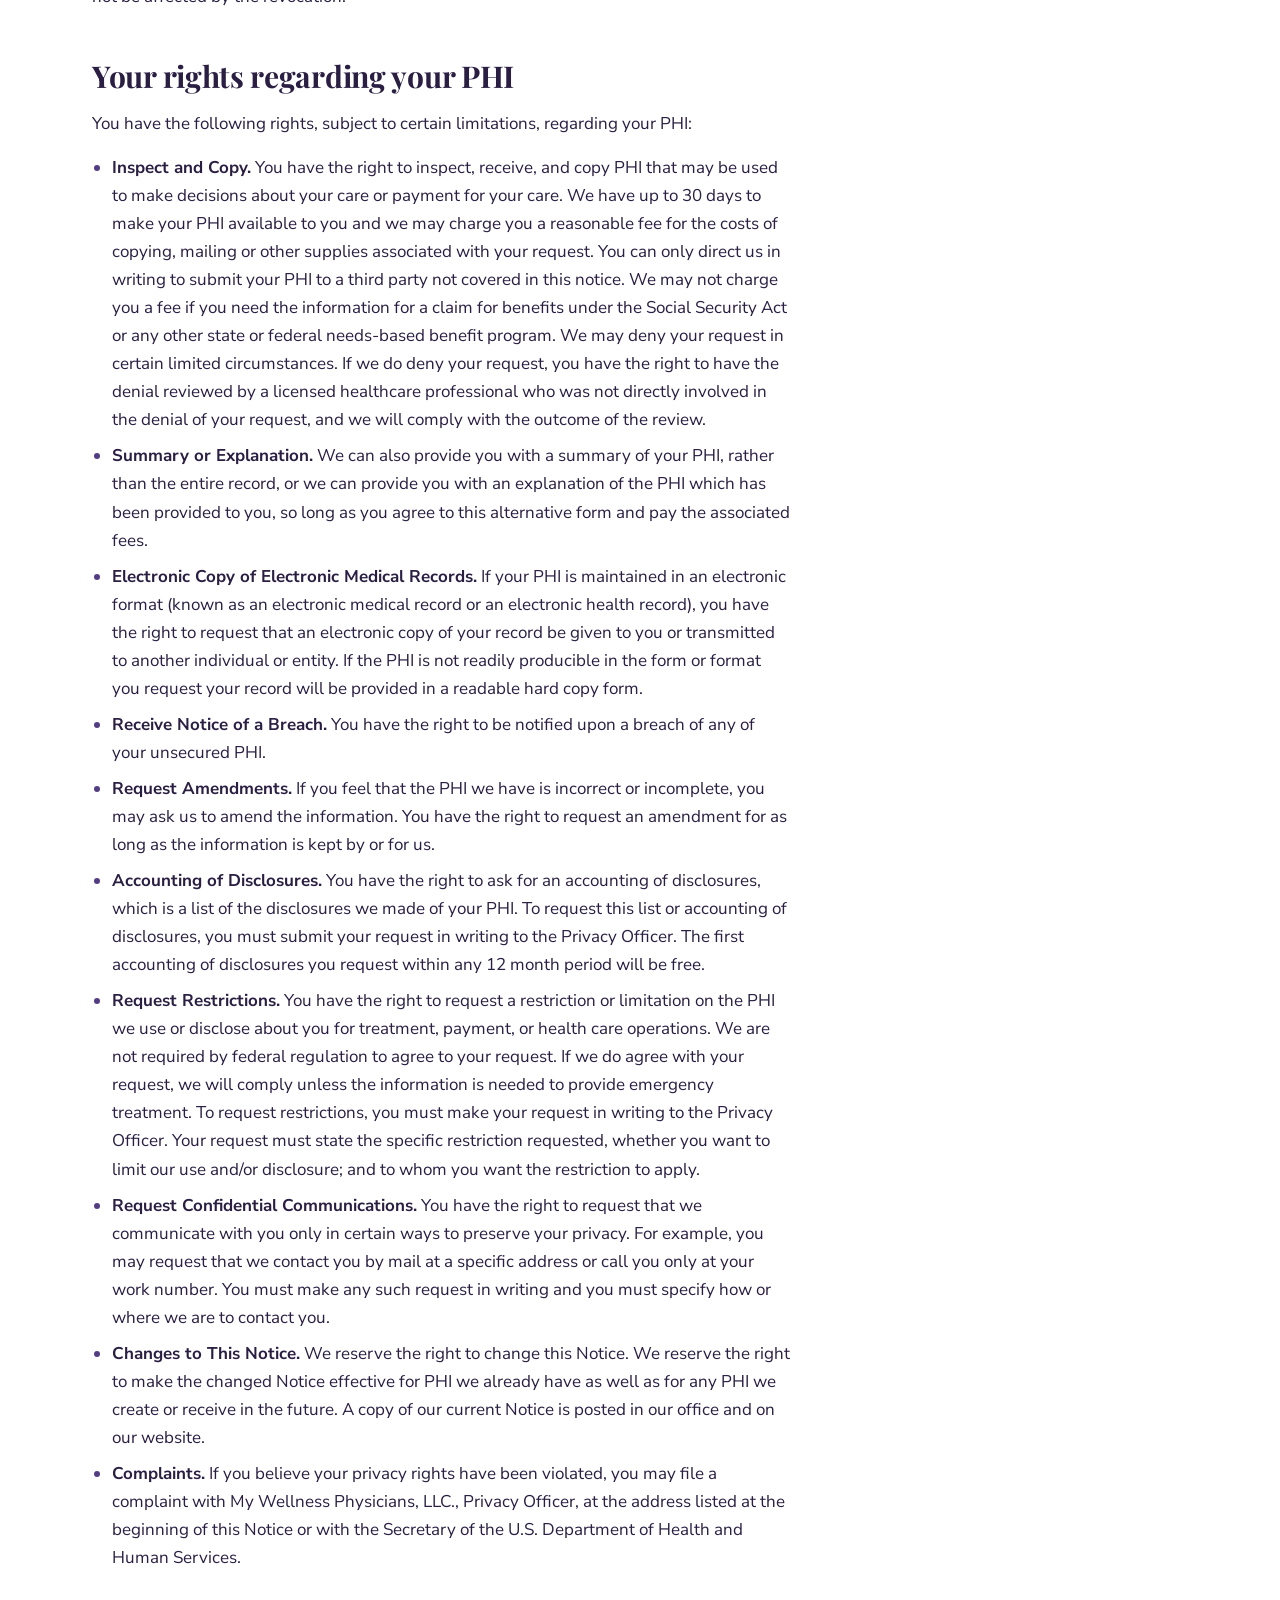
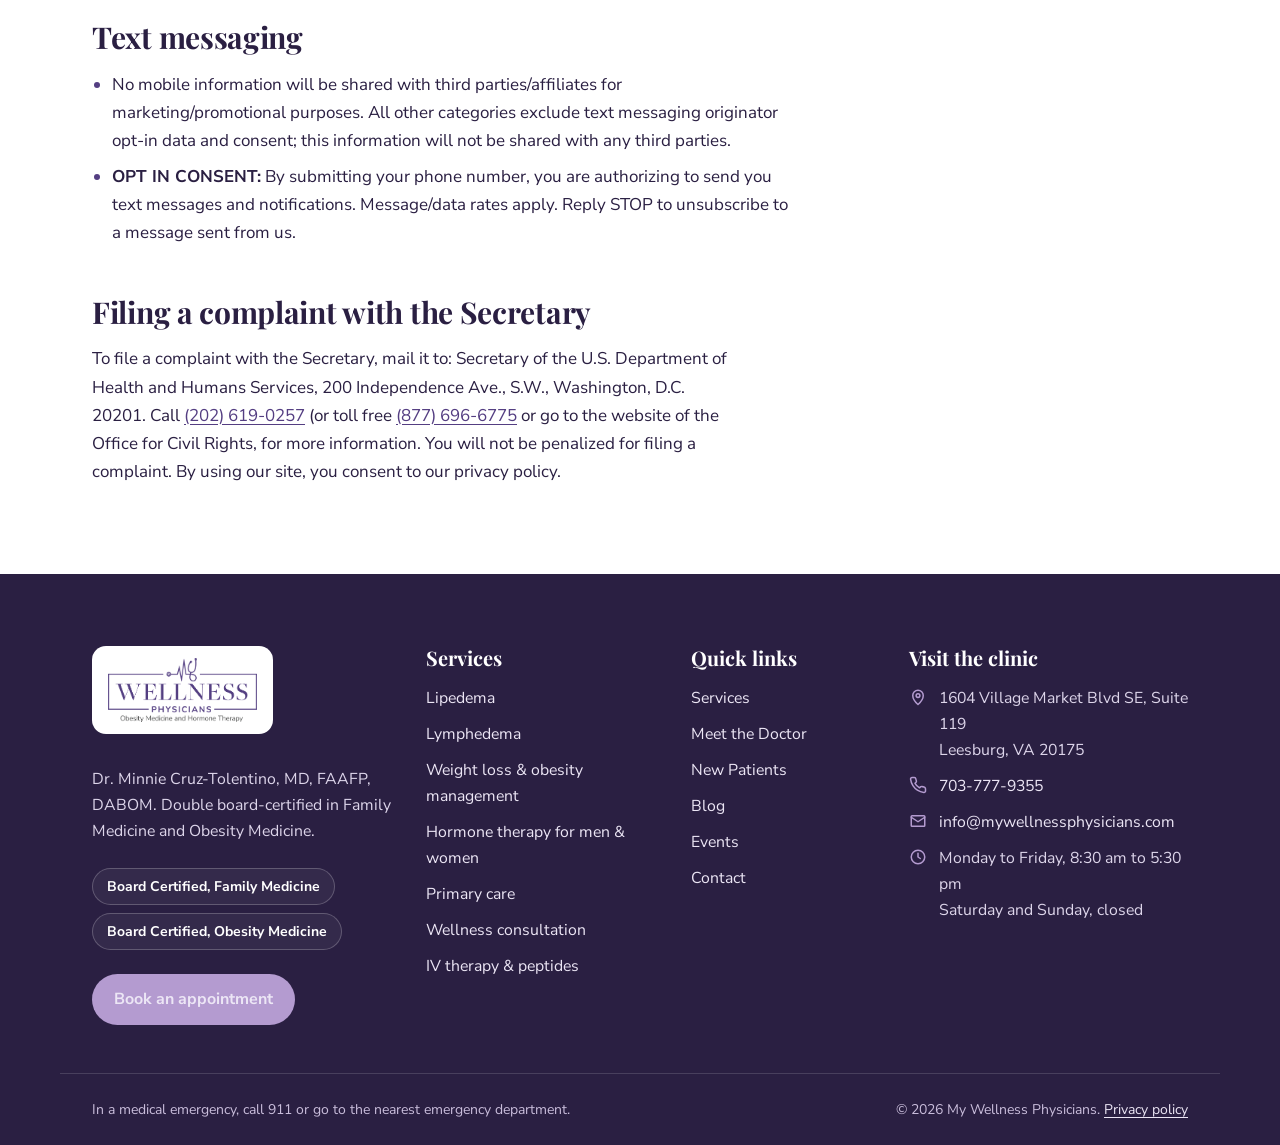
<file: privacy-policy/index.html>
<!doctype html>
<html lang="en">
<head>
  <meta charset="utf-8">
  <meta name="viewport" content="width=device-width, initial-scale=1">
  <title>Privacy Policy | My Wellness Physicians</title>
  <meta name="description" content="Patient notice of privacy practices (HIPAA) for My Wellness Physicians, LLC in Leesburg, VA.">
  <link rel="canonical" href="https://www.mywellnessphysicians.com/privacy-policy/">
  <meta property="og:type" content="website">
  <meta property="og:site_name" content="My Wellness Physicians">
  <meta property="og:title" content="Privacy Policy | My Wellness Physicians">
  <meta property="og:description" content="Patient notice of privacy practices (HIPAA) for My Wellness Physicians, LLC in Leesburg, VA.">
  <meta property="og:url" content="https://www.mywellnessphysicians.com/privacy-policy/">
  <meta property="og:image" content="https://www.mywellnessphysicians.com/assets/img/og-image.jpg">
  <meta name="twitter:card" content="summary_large_image">
  <link rel="preconnect" href="https://fonts.googleapis.com">
  <link rel="preconnect" href="https://fonts.gstatic.com" crossorigin>
  <link href="https://fonts.googleapis.com/css2?family=Nunito+Sans:opsz,wght@6..12,400;6..12,600;6..12,700;6..12,800&family=Playfair+Display:wght@600;700&display=swap" rel="stylesheet">
  <link rel="stylesheet" href="../styles.css">
  <script type="application/ld+json">
{
  "@context": "https://schema.org",
  "@type": "BreadcrumbList",
  "itemListElement": [
    {
      "@type": "ListItem",
      "position": 1,
      "name": "Home",
      "item": "https://www.mywellnessphysicians.com/"
    },
    {
      "@type": "ListItem",
      "position": 2,
      "name": "Privacy policy",
      "item": "https://www.mywellnessphysicians.com/privacy-policy/"
    }
  ]
}
  </script>
</head>
<body>
  <a class="skip-link" href="#main">Skip to main content</a>

  <div class="utility-bar">
    <div class="container utility-inner">
      <a class="utility-item" href="https://www.google.com/maps/search/?api=1&amp;query=1604+Village+Market+Blvd+SE+Suite+119+Leesburg+VA+20175">
        <svg class="icon" aria-hidden="true" viewBox="0 0 24 24"><path d="M12 22s7-6.2 7-12a7 7 0 1 0-14 0c0 5.8 7 12 7 12z"/><circle cx="12" cy="10" r="2.5"/></svg>
        1604 Village Market Blvd SE, Leesburg, VA
      </a>
      <a class="utility-item" href="tel:+17037779355">
        <svg class="icon" aria-hidden="true" viewBox="0 0 24 24"><path d="M22 16.9v3a2 2 0 0 1-2.2 2 19.8 19.8 0 0 1-8.6-3.1 19.5 19.5 0 0 1-6-6A19.8 19.8 0 0 1 2.1 4.2 2 2 0 0 1 4.1 2h3a2 2 0 0 1 2 1.7c.1.9.4 1.8.7 2.7a2 2 0 0 1-.5 2.1L8 9.8a16 16 0 0 0 6 6l1.3-1.3a2 2 0 0 1 2.1-.4c.9.3 1.8.6 2.7.7a2 2 0 0 1 1.7 2z"/></svg>
        703-777-9355
      </a>
    </div>
  </div>

  <header class="site-header">
    <div class="container header-inner">
      <a class="brand" href="../">
        <img src="../assets/logo.png" width="1577" height="676" alt="My Wellness Physicians: Obesity Medicine and Hormone Therapy">
      </a>

      <button class="nav-toggle" type="button" aria-expanded="false" aria-controls="site-nav">
        <svg class="icon" aria-hidden="true" viewBox="0 0 24 24"><path d="M4 7h16M4 12h16M4 17h16"/></svg>
        <span>Menu</span>
      </button>

      <nav class="site-nav" id="site-nav" aria-label="Main">
        <ul>
          <li class="has-sub">
            <button class="sub-toggle" type="button" aria-expanded="false" aria-controls="services-menu">
              Services
              <svg class="icon" aria-hidden="true" viewBox="0 0 24 24"><path d="m6 9 6 6 6-6"/></svg>
            </button>
            <ul class="sub-menu" id="services-menu">
              <li><a href="../services/">All services</a></li>
              <li><a href="../lipedema-treatment/">Lipedema</a></li>
              <li><a href="../lymphedema-treatment/">Lymphedema</a></li>
              <li><a href="../medical-weight-loss/">Weight loss &amp; obesity management</a></li>
              <li><a href="../services/#hormone-therapy">Hormone therapy for men &amp; women</a></li>
              <li><a href="../services/#primary-care">Primary care</a></li>
              <li><a href="../services/#wellness-consultation">Wellness consultation</a></li>
              <li><a href="../services/#iv-therapy-peptides">IV therapy &amp; peptides</a></li>
            </ul>
          </li>
          <li><a href="../meet-the-doctor/">Meet the Doctor</a></li>
          <li><a href="../new-patients/">New Patients</a></li>
          <li><a href="../blog/">Blog</a></li>
          <li><a href="../events/">Events</a></li>
          <li><a href="../contact/">Contact</a></li>
        </ul>
        <a class="btn btn-primary nav-cta" href="https://scheduling.symplast.com/mywellnessphysicians/3?provider=7">Book an appointment</a>
      </nav>
    </div>
  </header>

  <main id="main">
    <section class="page-hero" aria-labelledby="page-title">
      <div class="container">
        <nav class="breadcrumb" aria-label="Breadcrumb">
          <ol>
            <li><a href="../">Home</a></li>
            <li><span aria-current="page">Privacy policy</span></li>
          </ol>
        </nav>
        <h1 id="page-title">Privacy policy</h1>
        <p class="lede">Our patient notice of privacy practices: how medical information about you may be used and disclosed, and how you can get access to it.</p>
      </div>
    </section>

    <div class="container page-body page-body--single">
      <article class="prose">
        <h2>My Wellness Physicians, LLC – Patient Notice of Privacy Practices</h2>
        <p>As Required by the Privacy Regulations Created as a Result of the Health Insurance Portability and Accountability Act of 1996-(HIPAA), Health Information Technology for Economic and Clinical Health Act (HITECH Act), and associated regulations and amendments</p>
        <p class="callout"><strong>THIS NOTICE DESCRIBES HOW MEDICAL INFORMATION ABOUT YOU MAY BE USED OR DISCLOSED AND HOW YOU CAN GET ACCESS TO THIS INFORMATION. PLEASE REVIEW IT CAREFULLY.</strong></p>
        <p>If you have any questions about this notice or if you need more information, please contact: My Wellness Physicians, LLC, 1604 Village Market Blvd SE Suite 119 Leesburg, VA 20175</p>

        <h2>About this notice</h2>
        <p>We understand that health information about you is personal and we are committed to protecting your information. We create a record of the care and services you receive at all divisions of My Wellness Physicians, LLC. We need this record to provide care (treatment), for payment of care provided, for health care operations, and to comply with certain legal requirements. This Notice will tell you about the ways in which we may use and disclose health information about you. It also describes your rights and certain obligations we have regarding the use and disclosure of health information. We are required by law to follow the terms of this Notice that is currently in effect.</p>

        <h2>What is protected health information (PHI)?</h2>
        <p>PHI is information that individually identifies you. We create a record or get from you or from another health care provider, health plan, your employer, or a health care clearinghouse that relates to:</p>
        <ul>
          <li>Your past, present, or future physical or mental health or conditions,</li>
          <li>The provision of health care to you, or</li>
          <li>The past, present, or future payment for your health care.</li>
        </ul>

        <h2>How we may use and disclose your PHI</h2>
        <p>We may use and disclose your PHI in the following circumstances:</p>
        <ul>
          <li><strong>Treatment.</strong> We may use or disclose your PHI to give you medical treatment or services and to manage and coordinate your medical care. For example, your PHI may be provided to a physician or other health care provider (e.g., a specialist or laboratory) to whom you have been referred to ensure that the physician or other health care provider has the necessary information to diagnose or treat you or provide you with a service.</li>
          <li><strong>Payment.</strong> We may use and disclose your PHI so that we can bill for the treatment and services you receive from us and can collect payment from you, a health plan, or a third party. This use and disclosure may include certain activities that your health insurance plan may undertake before it approves or pays for the health care services we recommend for you, such as making a determination of eligibility or coverage for insurance benefits, reviewing services provided to you for medical necessity, and undertaking utilization review activities. For example, we may need to give your health plan information about your treatment in order for your health plan to agree to pay for that treatment.</li>
          <li><strong>Health Care Operations.</strong> We may use and disclose PHI for our health care operations. For example, we may use your PHI to internally review the quality of the treatment and services you receive and to evaluate the performance of our team members in caring for you. We also may disclose information to physicians, nurses, medical technicians, medical students, and other authorized personnel for educational and learning purposes.</li>
          <li><strong>Appointment Reminders/Treatment Alternatives/Health-Related Benefits and Services.</strong> We may use and disclose PHI to contact you to remind you that you have an appointment for medical care, or to contact you to tell you about possible treatment options or alternatives or health related benefits and services that may be of interest to you.</li>
          <li><strong>As Required by Law.</strong> We will disclose PHI about you when required to do so by international, federal, state, or local law.</li>
          <li><strong>To Avert a Serious Threat to Health or Safety.</strong> We may use and disclose PHI when necessary to prevent a serious threat to your health or safety or to the health or safety of others. But we will only disclose the information to someone who may be able to help prevent the threat.</li>
          <li><strong>Business Associates.</strong> We may disclose PHI to our business associates who perform functions on our behalf or provide us with services if the PHI is necessary for those functions or services. For example, we may use another company to do our billing, or to provide transcription or consulting services for us. All of our business associates are obligated, under contract with us, to protect the privacy and ensure the security of your PHI.</li>
          <li><strong>Organ and Tissue Donation.</strong> If you are an organ or tissue donor, we may use or disclose your PHI to organizations that handle organ procurement or transplantation such as an organ donation bank as necessary to facilitate organ or tissue donation and transplantation.</li>
          <li><strong>Military and Veterans.</strong> If you are a member of the armed forces, we may disclose PHI as required by military command authorities. We also may disclose PHI to the appropriate foreign military authority if you are a member of a foreign military.</li>
          <li><strong>Workers Compensation.</strong> We may use or disclose PHI for workers compensation or similar programs that provide benefits for work-related injuries or illness.</li>
          <li><strong>Public Health Risks.</strong> We may disclose PHI for public health activities. This includes disclosures to: (1) a person subject to the jurisdiction of the Food and Drug Administration for purposes related to the quality, safety or effectiveness of an FDA-regulated product or activity; (2) prevent or control disease, injury or disability; (3) report births and deaths; (4) report child abuse or neglect; (5) report reactions to medications or problems with products; (6) notify people of recalls of products they may be using; and (7) a person who may have been exposed to a disease or may be at risk for contracting or spreading a disease or condition.</li>
          <li><strong>Abuse, Neglect, or Domestic Violence.</strong> We may disclose PHI to the appropriate government authority if we believe a patient has been the victim of abuse, neglect, or domestic violence and the patient agrees or we are required or authorized by law to make that disclosure.</li>
          <li><strong>Health Oversight Activities.</strong> We may disclose PHI to a health oversight agency for activities authorized by law. These oversight activities include, for example, audits, investigations, inspections, licensure, and similar activities that are necessary for the government to monitor the health care system, government programs, and compliance with civil rights laws.</li>
          <li><strong>Data Breach Notification Purposes.</strong> We may use or disclose your PHI to provide legally required notices of unauthorized access to or disclosure of your health information.</li>
          <li><strong>Lawsuits and Disputes.</strong> If you are involved in a lawsuit or a dispute, we may disclose PHI in response to a court or administrative order. We also may disclose PHI in response to a subpoena, discovery request, or other legal process from someone else involved in the dispute, but only if efforts have been made to tell you about the request or to get an order protecting the information requested. We may also use or disclose your PHI to defend ourselves in the event of a lawsuit.</li>
          <li><strong>Law Enforcement.</strong> We may disclose PHI, so long as applicable legal requirements are met, for law enforcement purposes.</li>
          <li><strong>Military Activity and National Security.</strong> If you are involved with military, national security or intelligence activities or if you are in law enforcement custody, we may disclose your PHI to authorized officials so they may carry out their legal duties under the law.</li>
          <li><strong>Coroners, Medical Examiners, and Funeral Directors.</strong> We may disclose PHI to a coroner, medical examiner, or funeral director so that they can carry out their duties.</li>
        </ul>

        <h2>Uses and disclosures that require us to give you an opportunity to object and opt out</h2>
        <ul>
          <li><strong>Individuals Involved in Your Care.</strong> Unless you object in writing, we may disclose to a member of your family, a relative, a close friend or any other person you identify, your PHI that directly relates to that person’s involvement in your health care. If you are unable to agree or object to such a disclosure, we may disclose such information as necessary if we determine that it is in your best interest based on our professional judgment.</li>
          <li><strong>Payment for Your Care.</strong> Unless you object in writing, you can exercise your rights under HIPAA that your healthcare provider not disclose information about services received when you pay in full out of pocket for the service and refuse to file a claim with your health plan.</li>
          <li><strong>Disaster Relief.</strong> We may disclose your PHI to disaster relief organizations that seek your PHI to coordinate your care, or notify family and friends of your location or condition in a disaster. We will provide you with an opportunity to agree or object to such a disclosure whenever we practicably can do so.</li>
        </ul>
        <ul>
          <li>Most uses and disclosures of psychotherapy notes;</li>
          <li>Uses and disclosures of PHI for marketing purposes; and</li>
          <li>Disclosures that constitute a sale of your PHI.</li>
        </ul>
        <p>Other uses and disclosures of PHI not covered by this Notice or the laws that apply to us will be made only with your written authorization. If you do give us an authorization, you may revoke it at any time by submitting a written revocation to our Privacy Officer and we will no longer disclose PHI under the authorization. But disclosure that we made in reliance on your authorization before you revoked it will not be affected by the revocation.</p>

        <h2>Your rights regarding your PHI</h2>
        <p>You have the following rights, subject to certain limitations, regarding your PHI:</p>
        <ul>
          <li><strong>Inspect and Copy.</strong> You have the right to inspect, receive, and copy PHI that may be used to make decisions about your care or payment for your care. We have up to 30 days to make your PHI available to you and we may charge you a reasonable fee for the costs of copying, mailing or other supplies associated with your request. You can only direct us in writing to submit your PHI to a third party not covered in this notice. We may not charge you a fee if you need the information for a claim for benefits under the Social Security Act or any other state or federal needs-based benefit program. We may deny your request in certain limited circumstances. If we do deny your request, you have the right to have the denial reviewed by a licensed healthcare professional who was not directly involved in the denial of your request, and we will comply with the outcome of the review.</li>
          <li><strong>Summary or Explanation.</strong> We can also provide you with a summary of your PHI, rather than the entire record, or we can provide you with an explanation of the PHI which has been provided to you, so long as you agree to this alternative form and pay the associated fees.</li>
          <li><strong>Electronic Copy of Electronic Medical Records.</strong> If your PHI is maintained in an electronic format (known as an electronic medical record or an electronic health record), you have the right to request that an electronic copy of your record be given to you or transmitted to another individual or entity. If the PHI is not readily producible in the form or format you request your record will be provided in a readable hard copy form.</li>
          <li><strong>Receive Notice of a Breach.</strong> You have the right to be notified upon a breach of any of your unsecured PHI.</li>
          <li><strong>Request Amendments.</strong> If you feel that the PHI we have is incorrect or incomplete, you may ask us to amend the information. You have the right to request an amendment for as long as the information is kept by or for us.</li>
          <li><strong>Accounting of Disclosures.</strong> You have the right to ask for an accounting of disclosures, which is a list of the disclosures we made of your PHI. To request this list or accounting of disclosures, you must submit your request in writing to the Privacy Officer. The first accounting of disclosures you request within any 12 month period will be free.</li>
          <li><strong>Request Restrictions.</strong> You have the right to request a restriction or limitation on the PHI we use or disclose about you for treatment, payment, or health care operations. We are not required by federal regulation to agree to your request. If we do agree with your request, we will comply unless the information is needed to provide emergency treatment. To request restrictions, you must make your request in writing to the Privacy Officer. Your request must state the specific restriction requested, whether you want to limit our use and/or disclosure; and to whom you want the restriction to apply.</li>
          <li><strong>Request Confidential Communications.</strong> You have the right to request that we communicate with you only in certain ways to preserve your privacy. For example, you may request that we contact you by mail at a specific address or call you only at your work number. You must make any such request in writing and you must specify how or where we are to contact you.</li>
          <li><strong>Changes to This Notice.</strong> We reserve the right to change this Notice. We reserve the right to make the changed Notice effective for PHI we already have as well as for any PHI we create or receive in the future. A copy of our current Notice is posted in our office and on our website.</li>
          <li><strong>Complaints.</strong> If you believe your privacy rights have been violated, you may file a complaint with My Wellness Physicians, LLC., Privacy Officer, at the address listed at the beginning of this Notice or with the Secretary of the U.S. Department of Health and Human Services.</li>
        </ul>

        <h2>Text messaging</h2>
        <ul>
          <li>No mobile information will be shared with third parties/affiliates for marketing/promotional purposes. All other categories exclude text messaging originator opt-in data and consent; this information will not be shared with any third parties.</li>
          <li><strong>OPT IN CONSENT:</strong> By submitting your phone number, you are authorizing to send you text messages and notifications. Message/data rates apply. Reply STOP to unsubscribe to a message sent from us.</li>
        </ul>

        <h2>Filing a complaint with the Secretary</h2>
        <p>To file a complaint with the Secretary, mail it to: Secretary of the U.S. Department of Health and Humans Services, 200 Independence Ave., S.W., Washington, D.C. 20201. Call <a href="tel:+12026190257">(202) 619-0257</a> (or toll free <a href="tel:+18776966775">(877) 696-6775</a> or go to the website of the Office for Civil Rights, for more information. You will not be penalized for filing a complaint. By using our site, you consent to our privacy policy.</p>
      </article>
    </div>


  </main>

  <footer class="site-footer">
    <div class="container footer-grid">
      <div class="footer-brand-col">
        <a class="footer-logo" href="../"><img src="../assets/logo.png" width="1577" height="676" alt="My Wellness Physicians home"></a>
        <p>Dr. Minnie Cruz-Tolentino, MD, FAAFP, DABOM. Double board-certified in Family Medicine and Obesity Medicine.</p>
        <ul class="footer-badges">
          <li>Board Certified, Family Medicine</li>
          <li>Board Certified, Obesity Medicine</li>
        </ul>
        <a class="btn btn-lilac" href="https://scheduling.symplast.com/mywellnessphysicians/3?provider=7">Book an appointment</a>
      </div>
      <nav class="footer-col" aria-label="Services">
        <h2>Services</h2>
        <ul>
          <li><a href="../lipedema-treatment/">Lipedema</a></li>
          <li><a href="../lymphedema-treatment/">Lymphedema</a></li>
          <li><a href="../medical-weight-loss/">Weight loss &amp; obesity management</a></li>
          <li><a href="../services/#hormone-therapy">Hormone therapy for men &amp; women</a></li>
          <li><a href="../services/#primary-care">Primary care</a></li>
          <li><a href="../services/#wellness-consultation">Wellness consultation</a></li>
          <li><a href="../services/#iv-therapy-peptides">IV therapy &amp; peptides</a></li>
        </ul>
      </nav>
      <nav class="footer-col" aria-label="Quick links">
        <h2>Quick links</h2>
        <ul>
          <li><a href="../services/">Services</a></li>
          <li><a href="../meet-the-doctor/">Meet the Doctor</a></li>
          <li><a href="../new-patients/">New Patients</a></li>
          <li><a href="../blog/">Blog</a></li>
          <li><a href="../events/">Events</a></li>
          <li><a href="../contact/">Contact</a></li>
        </ul>
      </nav>
      <div class="footer-col">
        <h2>Visit the clinic</h2>
        <ul class="footer-contact">
          <li><svg class="icon" aria-hidden="true" viewBox="0 0 24 24"><path d="M12 22s7-6.2 7-12a7 7 0 1 0-14 0c0 5.8 7 12 7 12z"/><circle cx="12" cy="10" r="2.5"/></svg><span>1604 Village Market Blvd SE, Suite 119<br>Leesburg, VA 20175</span></li>
          <li><svg class="icon" aria-hidden="true" viewBox="0 0 24 24"><path d="M22 16.9v3a2 2 0 0 1-2.2 2 19.8 19.8 0 0 1-8.6-3.1 19.5 19.5 0 0 1-6-6A19.8 19.8 0 0 1 2.1 4.2 2 2 0 0 1 4.1 2h3a2 2 0 0 1 2 1.7c.1.9.4 1.8.7 2.7a2 2 0 0 1-.5 2.1L8 9.8a16 16 0 0 0 6 6l1.3-1.3a2 2 0 0 1 2.1-.4c.9.3 1.8.6 2.7.7a2 2 0 0 1 1.7 2z"/></svg><span><a href="tel:+17037779355">703-777-9355</a></span></li>
          <li><svg class="icon" aria-hidden="true" viewBox="0 0 24 24"><path d="M4 5h16a1 1 0 0 1 1 1v12a1 1 0 0 1-1 1H4a1 1 0 0 1-1-1V6a1 1 0 0 1 1-1z"/><path d="m3 7 9 6 9-6"/></svg><span><a href="mailto:info@mywellnessphysicians.com">info@mywellnessphysicians.com</a></span></li>
          <li><svg class="icon" aria-hidden="true" viewBox="0 0 24 24"><circle cx="12" cy="12" r="9"/><path d="M12 7v5l3 2"/></svg><span>Monday to Friday, 8:30 am to 5:30 pm<br>Saturday and Sunday, closed</span></li>
        </ul>
      </div>
    </div>
    <div class="container footer-bottom">
      <p>In a medical emergency, call 911 or go to the nearest emergency department.</p>
      <p>© <span id="year">2026</span> My Wellness Physicians. <a href="../privacy-policy/">Privacy policy</a></p>
    </div>
  </footer>

  <script src="../main.js"></script>
</body>
</html>
</file>
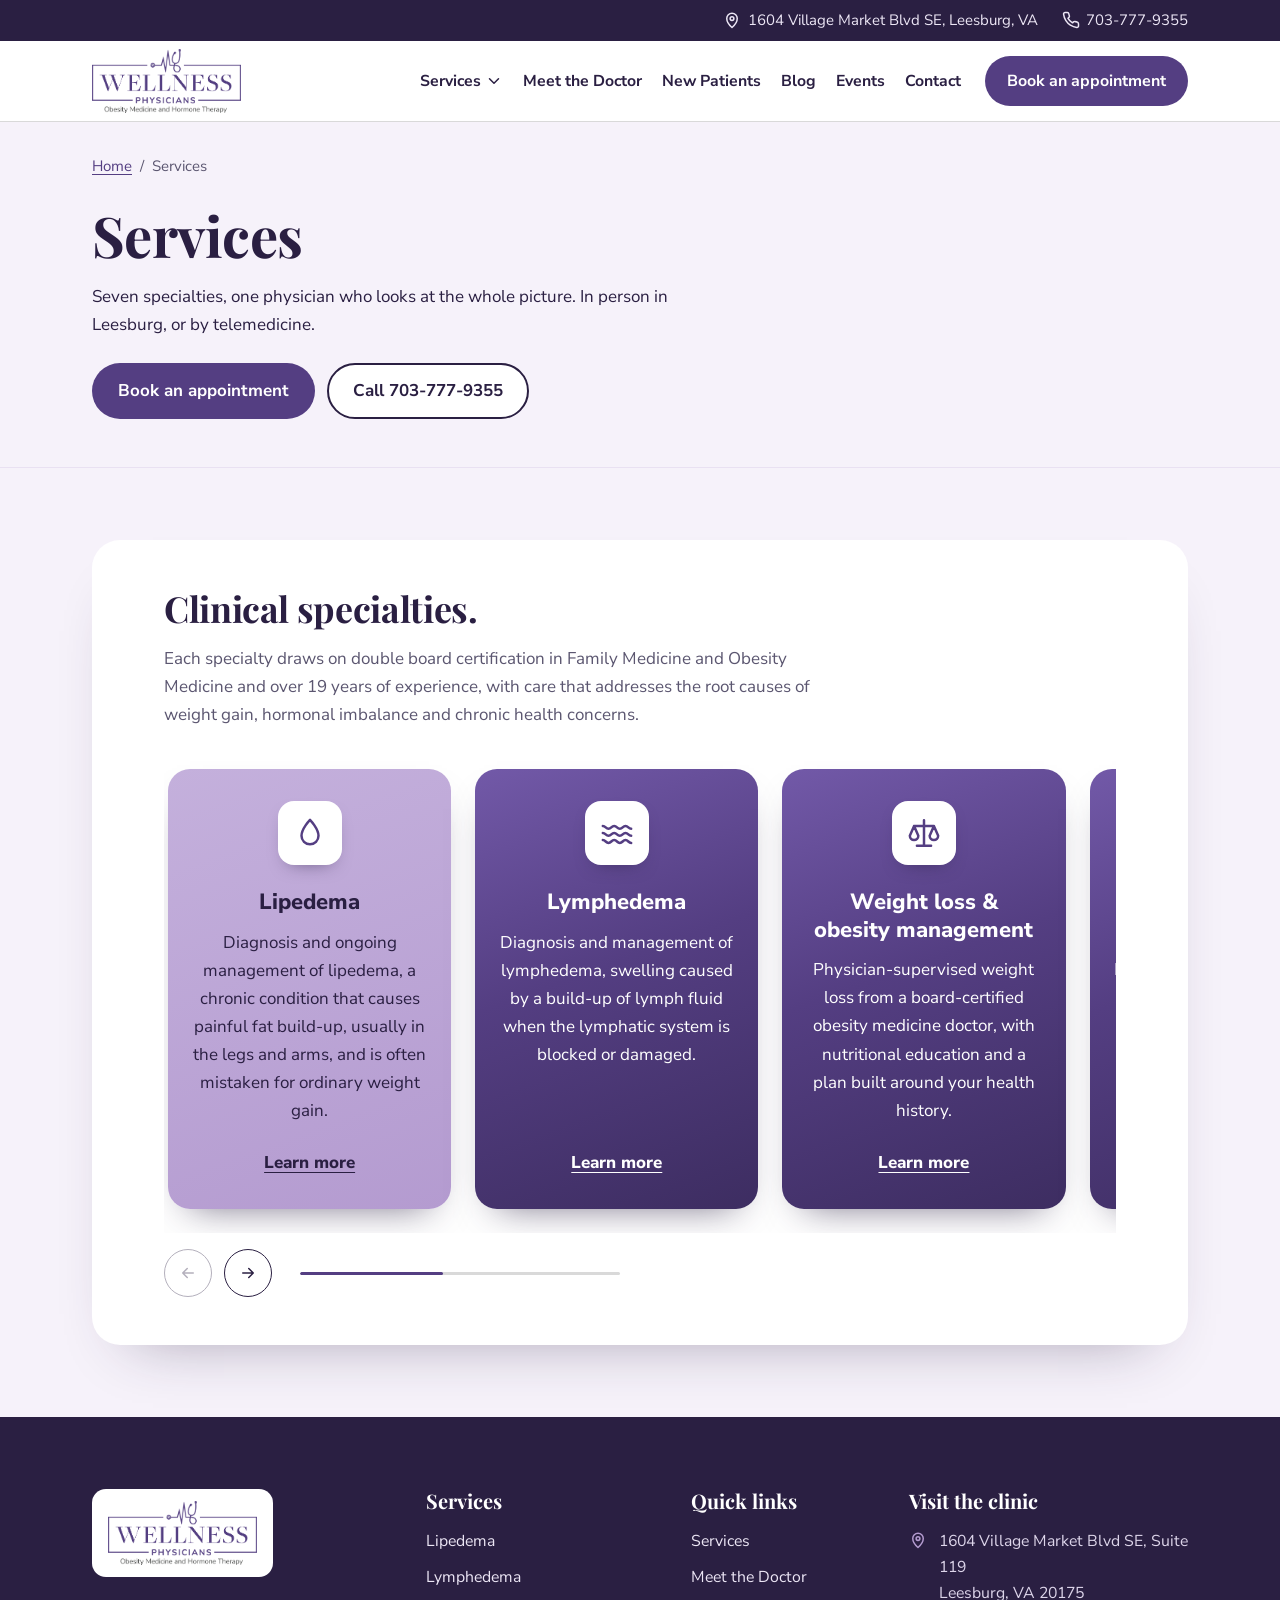
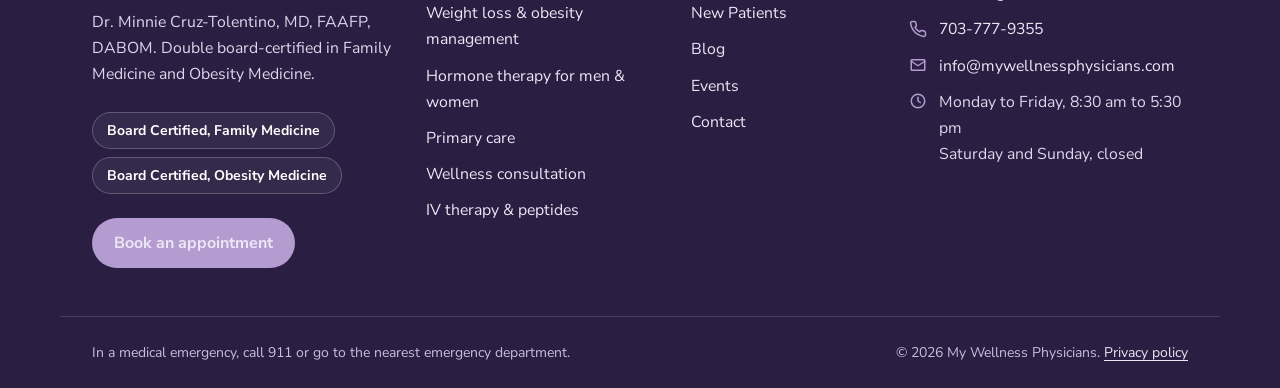
<file: services/index.html>
<!doctype html>
<html lang="en">
<head>
  <meta charset="utf-8">
  <meta name="viewport" content="width=device-width, initial-scale=1">
  <title>Services: Lipedema, Weight Loss, Hormone Therapy & More | My Wellness Physicians</title>
  <meta name="description" content="Lipedema and lymphedema care, weight loss and obesity management, hormone therapy for men and women, primary care, wellness consultations, and IV therapy and peptides in Leesburg, VA.">
  <link rel="canonical" href="https://www.mywellnessphysicians.com/services/">
  <meta property="og:type" content="website">
  <meta property="og:site_name" content="My Wellness Physicians">
  <meta property="og:title" content="Services: Lipedema, Weight Loss, Hormone Therapy & More | My Wellness Physicians">
  <meta property="og:description" content="Lipedema and lymphedema care, weight loss and obesity management, hormone therapy for men and women, primary care, wellness consultations, and IV therapy and peptides in Leesburg, VA.">
  <meta property="og:url" content="https://www.mywellnessphysicians.com/services/">
  <meta property="og:image" content="https://www.mywellnessphysicians.com/assets/img/og-image.jpg">
  <meta name="twitter:card" content="summary_large_image">
  <link rel="preconnect" href="https://fonts.googleapis.com">
  <link rel="preconnect" href="https://fonts.gstatic.com" crossorigin>
  <link href="https://fonts.googleapis.com/css2?family=Nunito+Sans:opsz,wght@6..12,400;6..12,600;6..12,700;6..12,800&family=Playfair+Display:wght@600;700&display=swap" rel="stylesheet">
  <link rel="stylesheet" href="../styles.css">
  <script type="application/ld+json">
{
  "@context": "https://schema.org",
  "@type": "BreadcrumbList",
  "itemListElement": [
    {
      "@type": "ListItem",
      "position": 1,
      "name": "Home",
      "item": "https://www.mywellnessphysicians.com/"
    },
    {
      "@type": "ListItem",
      "position": 2,
      "name": "Services",
      "item": "https://www.mywellnessphysicians.com/services/"
    }
  ]
}
  </script>
</head>
<body>
  <a class="skip-link" href="#main">Skip to main content</a>

  <div class="utility-bar">
    <div class="container utility-inner">
      <a class="utility-item" href="https://www.google.com/maps/search/?api=1&amp;query=1604+Village+Market+Blvd+SE+Suite+119+Leesburg+VA+20175">
        <svg class="icon" aria-hidden="true" viewBox="0 0 24 24"><path d="M12 22s7-6.2 7-12a7 7 0 1 0-14 0c0 5.8 7 12 7 12z"/><circle cx="12" cy="10" r="2.5"/></svg>
        1604 Village Market Blvd SE, Leesburg, VA
      </a>
      <a class="utility-item" href="tel:+17037779355">
        <svg class="icon" aria-hidden="true" viewBox="0 0 24 24"><path d="M22 16.9v3a2 2 0 0 1-2.2 2 19.8 19.8 0 0 1-8.6-3.1 19.5 19.5 0 0 1-6-6A19.8 19.8 0 0 1 2.1 4.2 2 2 0 0 1 4.1 2h3a2 2 0 0 1 2 1.7c.1.9.4 1.8.7 2.7a2 2 0 0 1-.5 2.1L8 9.8a16 16 0 0 0 6 6l1.3-1.3a2 2 0 0 1 2.1-.4c.9.3 1.8.6 2.7.7a2 2 0 0 1 1.7 2z"/></svg>
        703-777-9355
      </a>
    </div>
  </div>

  <header class="site-header">
    <div class="container header-inner">
      <a class="brand" href="../">
        <img src="../assets/logo.png" width="1577" height="676" alt="My Wellness Physicians: Obesity Medicine and Hormone Therapy">
      </a>

      <button class="nav-toggle" type="button" aria-expanded="false" aria-controls="site-nav">
        <svg class="icon" aria-hidden="true" viewBox="0 0 24 24"><path d="M4 7h16M4 12h16M4 17h16"/></svg>
        <span>Menu</span>
      </button>

      <nav class="site-nav" id="site-nav" aria-label="Main">
        <ul>
          <li class="has-sub">
            <button class="sub-toggle" type="button" aria-expanded="false" aria-controls="services-menu">
              Services
              <svg class="icon" aria-hidden="true" viewBox="0 0 24 24"><path d="m6 9 6 6 6-6"/></svg>
            </button>
            <ul class="sub-menu" id="services-menu">
              <li><a href="../services/" aria-current="page">All services</a></li>
              <li><a href="../lipedema-treatment/">Lipedema</a></li>
              <li><a href="../lymphedema-treatment/">Lymphedema</a></li>
              <li><a href="../medical-weight-loss/">Weight loss &amp; obesity management</a></li>
              <li><a href="../services/#hormone-therapy">Hormone therapy for men &amp; women</a></li>
              <li><a href="../services/#primary-care">Primary care</a></li>
              <li><a href="../services/#wellness-consultation">Wellness consultation</a></li>
              <li><a href="../services/#iv-therapy-peptides">IV therapy &amp; peptides</a></li>
            </ul>
          </li>
          <li><a href="../meet-the-doctor/">Meet the Doctor</a></li>
          <li><a href="../new-patients/">New Patients</a></li>
          <li><a href="../blog/">Blog</a></li>
          <li><a href="../events/">Events</a></li>
          <li><a href="../contact/">Contact</a></li>
        </ul>
        <a class="btn btn-primary nav-cta" href="https://scheduling.symplast.com/mywellnessphysicians/3?provider=7">Book an appointment</a>
      </nav>
    </div>
  </header>

  <main id="main">
    <section class="page-hero" aria-labelledby="page-title">
      <div class="container">
        <nav class="breadcrumb" aria-label="Breadcrumb">
          <ol>
            <li><a href="../">Home</a></li>
            <li><span aria-current="page">Services</span></li>
          </ol>
        </nav>
        <h1 id="page-title">Services</h1>
        <p class="lede">Seven specialties, one physician who looks at the whole picture. In person in Leesburg, or by telemedicine.</p>
        <div class="hero-actions">
          <a class="btn btn-primary btn-lg" href="https://scheduling.symplast.com/mywellnessphysicians/3?provider=7">Book an appointment</a>
          <a class="btn btn-outline btn-lg" href="tel:+17037779355">Call 703-777-9355</a>
        </div>
      </div>
    </section>

    <section class="services" id="services" aria-labelledby="services-title">
      <div class="container">
        <div class="services-panel">
          <div class="section-head">
            <h2 id="services-title">Clinical specialties.</h2>
            <p>Each specialty draws on double board certification in Family Medicine and Obesity Medicine and over 19 years of experience, with care that addresses the root causes of weight gain, hormonal imbalance and chronic health concerns.</p>
          </div>
          <div class="carousel" data-carousel>
            <ul class="service-cards" id="service-cards" tabindex="0" aria-label="Clinical specialties, scroll sideways for more">
          <li class="service-card" id="lipedema">
            <span class="card-icon" aria-hidden="true"><svg viewBox="0 0 24 24"><path d="M12 2.7s-6 6.3-6 11.3a6 6 0 0 0 12 0c0-5-6-11.3-6-11.3z"/></svg></span>
            <h3>Lipedema</h3>
            <p>Diagnosis and ongoing management of lipedema, a chronic condition that causes painful fat build-up, usually in the legs and arms, and is often mistaken for ordinary weight gain.</p>
            <a class="card-link" href="../lipedema-treatment/">Learn more<span class="visually-hidden"> about lipedema treatment</span></a>
          </li>
          <li class="service-card" id="lymphedema">
            <span class="card-icon" aria-hidden="true"><svg viewBox="0 0 24 24"><path d="M2 7c2 0 2 2 4 2s2-2 4-2 2 2 4 2 2-2 4-2 2 2 4 2M2 12c2 0 2 2 4 2s2-2 4-2 2 2 4 2 2-2 4-2 2 2 4 2M2 17c2 0 2 2 4 2s2-2 4-2 2 2 4 2 2-2 4-2 2 2 4 2"/></svg></span>
            <h3>Lymphedema</h3>
            <p>Diagnosis and management of lymphedema, swelling caused by a build-up of lymph fluid when the lymphatic system is blocked or damaged.</p>
            <a class="card-link" href="../lymphedema-treatment/">Learn more<span class="visually-hidden"> about lymphedema treatment</span></a>
          </li>
          <li class="service-card" id="weight-loss">
            <span class="card-icon" aria-hidden="true"><svg viewBox="0 0 24 24"><path d="M12 3v18M7 21h10M5 7h14M5 7l-3 7a3 3 0 0 0 6 0zM19 7l-3 7a3 3 0 0 0 6 0z"/></svg></span>
            <h3>Weight loss &amp; obesity management</h3>
            <p>Physician-supervised weight loss from a board-certified obesity medicine doctor, with nutritional education and a plan built around your health history.</p>
            <a class="card-link" href="../medical-weight-loss/">Learn more<span class="visually-hidden"> about weight loss and obesity management</span></a>
          </li>
          <li class="service-card" id="hormone-therapy">
            <span class="card-icon" aria-hidden="true"><svg viewBox="0 0 24 24"><path d="m10.5 20.5 10-10a4.95 4.95 0 1 0-7-7l-10 10a4.95 4.95 0 1 0 7 7zM8.5 8.5l7 7"/></svg></span>
            <h3>Hormone therapy for men &amp; women</h3>
            <p>Hormone replacement therapy (HRT) for men and women dealing with hormonal imbalance, guided by your symptoms and health history.</p>
            <a class="card-link" href="https://scheduling.symplast.com/mywellnessphysicians/3?provider=7">Book a visit<span class="visually-hidden"> for hormone therapy</span></a>
          </li>
          <li class="service-card" id="primary-care">
            <span class="card-icon" aria-hidden="true"><svg viewBox="0 0 24 24"><path d="M12 22s8-4 8-10V5l-8-3-8 3v7c0 6 8 10 8 10z"/><path d="m9 12 2 2 4-4"/></svg></span>
            <h3>Primary care</h3>
            <p>Comprehensive primary care for men and women: preventive check-ups, early detection and ongoing management of chronic conditions.</p>
            <a class="card-link" href="https://scheduling.symplast.com/mywellnessphysicians/3?provider=7">Book a visit<span class="visually-hidden"> for primary care</span></a>
          </li>
          <li class="service-card" id="wellness-consultation">
            <span class="card-icon" aria-hidden="true"><svg viewBox="0 0 24 24"><path d="M21 15a2 2 0 0 1-2 2H7l-4 4V5a2 2 0 0 1 2-2h14a2 2 0 0 1 2 2z"/><path d="M8 9h8M8 13h5"/></svg></span>
            <h3>Wellness consultation</h3>
            <p>A one-on-one visit to review your health, goals and concerns, and map out a personalized plan for feeling your best.</p>
            <a class="card-link" href="https://scheduling.symplast.com/mywellnessphysicians/3?provider=7">Book a visit<span class="visually-hidden"> for a wellness consultation</span></a>
          </li>
          <li class="service-card" id="iv-therapy-peptides">
            <span class="card-icon" aria-hidden="true"><svg viewBox="0 0 24 24"><path d="M9 2h6M10 2v3M14 2v3M7 5h10v6a5 5 0 0 1-10 0z"/><path d="M12 16v6"/></svg></span>
            <h3>IV therapy &amp; peptides</h3>
            <p>IV therapy and peptide therapy, offered when appropriate as part of a personalized, physician-guided plan.</p>
            <a class="card-link" href="https://scheduling.symplast.com/mywellnessphysicians/3?provider=7">Book a visit<span class="visually-hidden"> for IV therapy and peptides</span></a>
          </li>
            </ul>
            <div class="carousel-controls">
              <button class="carousel-btn" type="button" data-dir="-1" aria-controls="service-cards" aria-label="Previous specialties">
                <svg class="icon" aria-hidden="true" viewBox="0 0 24 24"><path d="M19 12H5M11 6l-6 6 6 6"/></svg>
              </button>
              <button class="carousel-btn" type="button" data-dir="1" aria-controls="service-cards" aria-label="Next specialties">
                <svg class="icon" aria-hidden="true" viewBox="0 0 24 24"><path d="M5 12h14M13 6l6 6-6 6"/></svg>
              </button>
              <div class="carousel-progress" aria-hidden="true"><span></span></div>
            </div>
          </div>
        </div>
      </div>
    </section>


  </main>

  <footer class="site-footer">
    <div class="container footer-grid">
      <div class="footer-brand-col">
        <a class="footer-logo" href="../"><img src="../assets/logo.png" width="1577" height="676" alt="My Wellness Physicians home"></a>
        <p>Dr. Minnie Cruz-Tolentino, MD, FAAFP, DABOM. Double board-certified in Family Medicine and Obesity Medicine.</p>
        <ul class="footer-badges">
          <li>Board Certified, Family Medicine</li>
          <li>Board Certified, Obesity Medicine</li>
        </ul>
        <a class="btn btn-lilac" href="https://scheduling.symplast.com/mywellnessphysicians/3?provider=7">Book an appointment</a>
      </div>
      <nav class="footer-col" aria-label="Services">
        <h2>Services</h2>
        <ul>
          <li><a href="../lipedema-treatment/">Lipedema</a></li>
          <li><a href="../lymphedema-treatment/">Lymphedema</a></li>
          <li><a href="../medical-weight-loss/">Weight loss &amp; obesity management</a></li>
          <li><a href="../services/#hormone-therapy">Hormone therapy for men &amp; women</a></li>
          <li><a href="../services/#primary-care">Primary care</a></li>
          <li><a href="../services/#wellness-consultation">Wellness consultation</a></li>
          <li><a href="../services/#iv-therapy-peptides">IV therapy &amp; peptides</a></li>
        </ul>
      </nav>
      <nav class="footer-col" aria-label="Quick links">
        <h2>Quick links</h2>
        <ul>
          <li><a href="../services/">Services</a></li>
          <li><a href="../meet-the-doctor/">Meet the Doctor</a></li>
          <li><a href="../new-patients/">New Patients</a></li>
          <li><a href="../blog/">Blog</a></li>
          <li><a href="../events/">Events</a></li>
          <li><a href="../contact/">Contact</a></li>
        </ul>
      </nav>
      <div class="footer-col">
        <h2>Visit the clinic</h2>
        <ul class="footer-contact">
          <li><svg class="icon" aria-hidden="true" viewBox="0 0 24 24"><path d="M12 22s7-6.2 7-12a7 7 0 1 0-14 0c0 5.8 7 12 7 12z"/><circle cx="12" cy="10" r="2.5"/></svg><span>1604 Village Market Blvd SE, Suite 119<br>Leesburg, VA 20175</span></li>
          <li><svg class="icon" aria-hidden="true" viewBox="0 0 24 24"><path d="M22 16.9v3a2 2 0 0 1-2.2 2 19.8 19.8 0 0 1-8.6-3.1 19.5 19.5 0 0 1-6-6A19.8 19.8 0 0 1 2.1 4.2 2 2 0 0 1 4.1 2h3a2 2 0 0 1 2 1.7c.1.9.4 1.8.7 2.7a2 2 0 0 1-.5 2.1L8 9.8a16 16 0 0 0 6 6l1.3-1.3a2 2 0 0 1 2.1-.4c.9.3 1.8.6 2.7.7a2 2 0 0 1 1.7 2z"/></svg><span><a href="tel:+17037779355">703-777-9355</a></span></li>
          <li><svg class="icon" aria-hidden="true" viewBox="0 0 24 24"><path d="M4 5h16a1 1 0 0 1 1 1v12a1 1 0 0 1-1 1H4a1 1 0 0 1-1-1V6a1 1 0 0 1 1-1z"/><path d="m3 7 9 6 9-6"/></svg><span><a href="mailto:info@mywellnessphysicians.com">info@mywellnessphysicians.com</a></span></li>
          <li><svg class="icon" aria-hidden="true" viewBox="0 0 24 24"><circle cx="12" cy="12" r="9"/><path d="M12 7v5l3 2"/></svg><span>Monday to Friday, 8:30 am to 5:30 pm<br>Saturday and Sunday, closed</span></li>
        </ul>
      </div>
    </div>
    <div class="container footer-bottom">
      <p>In a medical emergency, call 911 or go to the nearest emergency department.</p>
      <p>© <span id="year">2026</span> My Wellness Physicians. <a href="../privacy-policy/">Privacy policy</a></p>
    </div>
  </footer>

  <script src="../main.js"></script>
  <script src="../carousel.js"></script>
</body>
</html>
</file>
<file: styles.css>
:root {
  /* Brand palette: #543e82, #9e7ebc, #2a1f42, #d9d9d9, #ffffff */
  --plum-900: #2a1f42;   /* brand deep: headings, footer */
  --plum-800: #3d2d61;   /* hover / dark band */
  --plum-700: #543e82;   /* brand primary: white text passes 8.8:1 */
  --lilac:    #9e7ebc;   /* brand light: large text on dark only (4.5:1 on plum-900) */
  --lilac-300: #b49bd0;  /* lighter tint: small text and buttons on dark (6.2:1) */
  --plum-100: #e9e1f2;
  --plum-50:  #f6f2fa;
  --ink: #2a1f42;
  --ink-muted: #5b5670;  /* 7:1 on white */
  --line: #d9d9d9;
  --white: #ffffff;
  --ph: #b45309;          /* placeholder marker colour */

  --font-head: "Playfair Display", Georgia, serif;
  --font-body: "Nunito Sans", system-ui, sans-serif;

  --space-1: 0.5rem;
  --space-2: 1rem;
  --space-3: 1.5rem;
  --space-4: 2rem;
  --space-5: 3rem;
  --space-6: 4.5rem;
  --space-7: 6rem;

  --radius-sm: 8px;
  --radius-lg: 20px;
  --container: 1160px;
  --focus: 0 0 0 3px var(--white), 0 0 0 6px var(--plum-700);
}

*, *::before, *::after { box-sizing: border-box; }

html { scroll-behavior: smooth; }

@media (prefers-reduced-motion: reduce) {
  html { scroll-behavior: auto; }
  *, *::before, *::after { transition: none !important; }
}

body {
  margin: 0;
  font-family: var(--font-body);
  font-size: 1.0625rem;
  line-height: 1.65;
  color: var(--ink);
  background: var(--white);
}

h1, h2, h3 {
  font-family: var(--font-head);
  line-height: 1.15;
  margin: 0 0 var(--space-2);
  color: var(--plum-900);
  text-wrap: balance;
}
h1 { font-size: clamp(2.25rem, 4.6vw, 3.5rem); font-weight: 700; letter-spacing: -0.01em; }
h2 { font-size: clamp(1.875rem, 2.8vw, 2.5rem); font-weight: 700; letter-spacing: -0.01em; }
h3 { font-family: var(--font-body); font-size: 1.1875rem; font-weight: 800; }
p { margin: 0 0 var(--space-2); max-width: 65ch; }

a { color: var(--plum-700); text-underline-offset: 0.2em; }
a:hover { color: var(--plum-900); }
:focus-visible { outline: none; box-shadow: var(--focus); border-radius: 4px; }

.container {
  width: 100%;
  max-width: var(--container);
  margin-inline: auto;
  padding-inline: 1rem;
}
@media (min-width: 768px) { .container { padding-inline: 2rem; } }

.visually-hidden {
  position: absolute !important;
  width: 1px; height: 1px;
  overflow: hidden; clip: rect(0 0 0 0); white-space: nowrap;
}

.skip-link {
  position: absolute; left: 1rem; top: -100px; z-index: 100;
  background: var(--plum-900); color: var(--white);
  padding: var(--space-1) var(--space-2); border-radius: var(--radius-sm);
}
.skip-link:focus { top: 1rem; color: var(--white); }

/* Placeholder content: delete the class once real copy is in. */
.ph {
  color: var(--ph);
  background: #fff7ed;
  outline: 1px dashed #f59e0b;
  outline-offset: 1px;
  border-radius: 3px;
}

.icon {
  width: 1.125rem; height: 1.125rem;
  fill: none; stroke: currentColor; stroke-width: 2;
  stroke-linecap: round; stroke-linejoin: round;
  flex-shrink: 0;
}
.icon-lg { width: 2rem; height: 2rem; stroke-width: 1.75; }

/* Buttons */
.btn {
  display: inline-flex; align-items: center; justify-content: center; gap: 0.4em;
  min-height: 44px;
  padding: 0.625rem 1.25rem;
  border-radius: 999px;
  border: 2px solid transparent;
  font-family: var(--font-body);
  font-weight: 700;
  font-size: 1rem;
  text-decoration: none;
  cursor: pointer;
  transition: background-color 160ms ease, color 160ms ease, border-color 160ms ease;
}
.btn-lg { min-height: 52px; padding: 0.75rem 1.5rem; font-size: 1.0625rem; }
.btn-primary { background: var(--plum-700); color: var(--white); }
.btn-primary:hover { background: var(--plum-900); color: var(--white); }
.btn-quiet { background: var(--white); color: var(--plum-900); border-color: var(--line); }
.btn-quiet:hover { border-color: var(--plum-700); color: var(--plum-900); }
.btn-light { background: var(--white); color: var(--plum-900); }
.btn-light:hover { background: var(--plum-100); color: var(--plum-900); }
.btn-outline-light { background: transparent; color: var(--white); border-color: rgba(255,255,255,.7); }
.btn-outline-light:hover { background: rgba(255,255,255,.12); color: var(--white); border-color: var(--white); }
.cta-band .ph, .btn .ph { color: inherit; background: transparent; }

/* Utility bar */
.utility-bar { background: var(--plum-900); color: #ece6f5; font-size: 0.9375rem; }
.utility-inner {
  display: flex; flex-wrap: wrap; justify-content: flex-start; gap: 0.25rem 1.5rem;
  padding-block: 0.5rem;
}
@media (min-width: 768px) { .utility-inner { justify-content: flex-end; } }
.utility-item { display: inline-flex; align-items: center; gap: 0.4rem; color: inherit; text-decoration: none; }
a.utility-item:hover { color: var(--white); text-decoration: underline; }
.utility-bar .ph { color: #fde68a; background: transparent; outline-color: #fbbf24; }

/* Header */
.site-header {
  position: sticky; top: 0; z-index: 50;
  background: rgba(255,255,255,.97);
  border-bottom: 1px solid var(--line);
}
.header-inner {
  display: flex; align-items: center; justify-content: space-between; gap: var(--space-2);
  min-height: 80px; padding-block: 0.5rem;
}
.brand { display: inline-flex; align-items: center; flex-shrink: 0; }
.brand img { display: block; height: 52px; width: auto; }
@media (min-width: 640px) { .brand img { height: 64px; } }
@media (min-width: 1300px) { .brand img { height: 72px; } }

.nav-toggle {
  display: inline-flex; align-items: center; gap: 0.4rem;
  min-height: 44px; padding: 0 0.875rem;
  background: var(--white); color: var(--plum-900);
  border: 2px solid var(--line); border-radius: var(--radius-sm);
  font: 700 1rem var(--font-body); cursor: pointer;
}

.site-nav {
  display: none;
  position: absolute; left: 0; right: 0; top: 100%;
  background: var(--white);
  border-bottom: 1px solid var(--line);
  padding: var(--space-1) 1rem var(--space-3);
}
.site-nav.is-open { display: block; max-height: 80vh; overflow-y: auto; }
.site-nav ul { list-style: none; margin: 0 0 var(--space-2); padding: 0; }
.site-nav li a {
  display: flex; align-items: center; min-height: 48px;
  color: var(--ink); font-family: var(--font-body); font-weight: 700; text-decoration: none;
  border-bottom: 1px solid var(--line);
}
.site-nav li a:hover { color: var(--plum-700); }
.nav-cta { width: 100%; }

/* Services dropdown: an expanding list in the mobile menu, a panel on desktop */
.sub-toggle {
  display: flex; align-items: center; justify-content: space-between; width: 100%;
  min-height: 48px; padding: 0;
  background: none; border: 0; border-bottom: 1px solid var(--line);
  font: 700 1rem var(--font-body); color: var(--ink); cursor: pointer; text-align: left;
}
.sub-toggle:hover { color: var(--plum-700); }
.sub-toggle .icon { transition: transform 160ms ease; }
.sub-toggle[aria-expanded="true"] .icon { transform: rotate(180deg); }
.site-nav .sub-menu { display: none; margin: 0; padding-left: var(--space-2); }
.has-sub.is-open .sub-menu { display: block; }
.sub-menu li a { font-weight: 600; }


@media (min-width: 1200px) {
  .nav-toggle { display: none; }
  .site-nav {
    display: flex; align-items: center; gap: var(--space-3);
    position: static; padding: 0; border: 0; background: none;
    max-height: none; overflow: visible;
  }
  .site-nav > ul { display: flex; gap: 1.25rem; margin: 0; }
  .site-nav li a { border: 0; min-height: 44px; font-size: 0.9875rem; white-space: nowrap; }
  .nav-cta { width: auto; white-space: nowrap; }
  .has-sub { position: relative; }
  .sub-toggle { width: auto; gap: 0.25rem; min-height: 44px; border: 0; font-size: 0.9875rem; white-space: nowrap; }
  .site-nav .sub-menu {
    position: absolute; top: 100%; left: -1rem; z-index: 60;
    min-width: 290px; padding: 0.5rem;
    background: var(--white);
    border: 1px solid var(--line); border-radius: 16px;
    box-shadow: 0 24px 48px -24px rgba(42,31,66,.35);
  }
  .sub-menu li a { min-height: 44px; padding: 0 0.75rem; border-radius: 10px; font-size: 0.9375rem; }
  .sub-menu li a:hover { background: var(--plum-50); }
}

/* Hero: white background, reference layout */
.hero { background: var(--white); color: var(--ink); padding-block: var(--space-5) var(--space-6); }
.hero-inner { display: grid; gap: var(--space-5); align-items: center; }
.hero h1 { margin-bottom: var(--space-3); }
.hero-name { display: block; font-size: clamp(2.5rem, 5.2vw, 4.25rem); line-height: 1.05; letter-spacing: -0.015em; color: var(--plum-900); }
.hero-credentials {
  display: block; margin-top: 0.75rem;
  font-family: var(--font-body); font-weight: 800; font-size: 0.9375rem;
  letter-spacing: 0.12em; text-transform: uppercase;
  color: var(--plum-700);
}
.hero-role { display: block; margin-top: var(--space-3); font-size: clamp(1.5rem, 2.6vw, 2.125rem); line-height: 1.2; color: var(--plum-700); font-weight: 600; }
.lede { color: inherit; }
.hero p { max-width: 58ch; }
.hero-actions { display: flex; flex-wrap: wrap; gap: 0.75rem; margin-top: var(--space-4); }
.hero-media { margin: 0; position: relative; }
.hero-media::before {
  content: ""; position: absolute; inset: 24px -16px -16px 24px;
  border-radius: 28px; background: var(--plum-50); border: 1px solid var(--plum-100);
  z-index: 0;
}
.hero-media img {
  position: relative; z-index: 1;
  display: block; width: 100%; height: auto;
  aspect-ratio: 4 / 5; object-fit: cover; object-position: 32% 50%;
  border-radius: 24px;
  box-shadow: 0 30px 60px -32px rgba(42,31,66,.5);
}
.hero-caption {
  position: absolute; z-index: 2; right: var(--space-2); bottom: var(--space-2); left: var(--space-2);
  max-width: 300px; margin-left: auto;
  padding: var(--space-2) var(--space-3);
  background: rgba(42,31,66,.86);
  border: 1px solid rgba(255,255,255,.18);
  border-radius: 16px;
  font: italic 600 1.125rem/1.35 var(--font-head);
  color: var(--white);
}
@media (min-width: 900px) {
  .hero { padding-block: var(--space-6) var(--space-7); }
  .hero-inner { grid-template-columns: 1.4fr 1fr; gap: var(--space-6); }
  .hero-media { max-width: 500px; justify-self: end; width: 100%; }
}

/* Outline button on light backgrounds */
.btn-outline { background: var(--white); color: var(--plum-900); border-color: var(--plum-900); }
.btn-outline:hover { background: var(--plum-900); color: var(--white); }

/* Pill buttons on dark backgrounds */
.btn-lilac { background: var(--lilac-300); color: var(--plum-900); }
.btn-lilac:hover { background: #c4b0dc; color: var(--plum-900); }
.btn-ghost-light { background: transparent; color: var(--white); border-color: rgba(255,255,255,.55); }
.btn-ghost-light:hover { background: rgba(255,255,255,.1); color: var(--white); border-color: var(--white); }

/* Trust bar */
.trust-bar { border-block: 1px solid var(--line); background: var(--white); }
.trust-list {
  list-style: none; margin-block: 0;
  display: grid; grid-template-columns: 1fr;
}
.trust-list li {
  display: flex; align-items: center; gap: 0.75rem;
  padding: var(--space-2) 0;
  font-size: 0.9375rem; color: var(--ink-muted); line-height: 1.35;
}
.trust-list li + li { border-top: 1px solid var(--line); }
.trust-list strong { display: block; color: var(--plum-900); font-size: 1rem; }
.trust-list .icon { color: var(--plum-700); }
@media (min-width: 520px) {
  .trust-list { grid-template-columns: repeat(2, 1fr); }
  .trust-list li { padding: var(--space-3) var(--space-2); }
  .trust-list li:nth-child(2) { border-top: 0; }
  .trust-list li:nth-child(even) { border-left: 1px solid var(--line); }
}
@media (min-width: 900px) {
  .trust-list { grid-template-columns: repeat(4, 1fr); }
  .trust-list li { padding: var(--space-3); border-top: 0 !important; }
  .trust-list li + li { border-left: 1px solid var(--line); }
}

/* About */
.about { background: var(--white); padding-block: var(--space-6); }
.about-inner { display: grid; gap: var(--space-5); align-items: center; }
.about-photo {
  display: block; width: 100%; max-width: 460px; height: auto;
  aspect-ratio: 4 / 5; object-fit: cover; object-position: 50% 15%;
  border-radius: 24px;
  box-shadow: 0 30px 60px -32px rgba(42,31,66,.45);
}
.features {
  list-style: none; margin: var(--space-4) 0 0; padding: 0;
  display: grid; grid-template-columns: repeat(2, 1fr); gap: var(--space-3);
  text-align: center;
}
.features li { display: grid; justify-items: center; gap: 0.5rem; font-weight: 800; color: var(--plum-900); line-height: 1.3; }
.features .icon { color: var(--plum-700); }
@media (min-width: 640px) { .features { grid-template-columns: repeat(4, 1fr); } }
@media (min-width: 900px) { .about-inner { grid-template-columns: 1fr 1.3fr; gap: var(--space-6); } }

.credentials {
  list-style: none; margin: var(--space-4) 0 0; padding: var(--space-3);
  display: grid; grid-template-columns: repeat(2, 1fr); gap: var(--space-3);
  align-items: center; justify-items: center;
  background: var(--white); border: 1px solid var(--line); border-radius: 20px;
}
.credentials li { min-width: 0; }
.credentials img { display: block; width: auto; height: auto; max-width: 100%; max-height: 84px; }
@media (min-width: 1100px) { .credentials { grid-template-columns: repeat(4, auto); justify-content: space-between; } }

/* Services carousel: white panel, colored cards in a sideways-scrolling row */
.services { background: var(--plum-50); padding-block: var(--space-6); }
.services-panel {
  background: var(--white);
  border-radius: 28px;
  padding: var(--space-4) var(--space-3);
  box-shadow: 0 30px 60px -40px rgba(42,31,66,.45);
  overflow: hidden;
}
.services .section-head { max-width: 860px; margin-bottom: var(--space-4); }
.services .section-head p { color: var(--ink-muted); margin: 0; }
@media (min-width: 768px) { .services-panel { padding: var(--space-5) var(--space-6); } }

.service-cards {
  list-style: none; margin: 0; padding: 0.5rem 0.25rem 1.5rem;
  display: flex; gap: var(--space-3);
  overflow-x: auto; overscroll-behavior-x: contain;
  scroll-snap-type: x mandatory; scroll-padding-inline: 0.25rem;
  scrollbar-width: none;
}
.service-cards::-webkit-scrollbar { display: none; }
.service-cards:focus-visible { box-shadow: var(--focus); border-radius: 20px; }

.service-card {
  position: relative;
  flex: 0 0 82%; max-width: 340px;
  scroll-snap-align: start;
  display: flex; flex-direction: column; align-items: center; text-align: center;
  padding: var(--space-4) var(--space-3);
  border-radius: 22px;
  color: var(--white);
  background: linear-gradient(160deg, #7259a8 0%, var(--plum-700) 45%, #3d2d61 100%);
  box-shadow: 0 18px 36px -22px rgba(42,31,66,.7);
  transition: transform 200ms ease;
}
@media (min-width: 640px) { .service-card { flex-basis: 44%; } }
@media (min-width: 1000px) { .service-card { flex-basis: 30%; } }

/* Highlighted card: the first one by default, or whichever is hovered or focused */
.service-card:first-child,
.service-card:hover,
.service-card:focus-within {
  background: linear-gradient(160deg, #c4b0dc 0%, var(--lilac-300) 100%);
  color: var(--plum-900);
}
.service-cards:hover .service-card:first-child:not(:hover),
.service-cards:focus-within .service-card:first-child:not(:focus-within) {
  background: linear-gradient(160deg, #7259a8 0%, var(--plum-700) 45%, #3d2d61 100%);
  color: var(--white);
}
@media (prefers-reduced-motion: no-preference) {
  .service-card:hover { transform: translateY(-4px); }
}

.card-icon {
  display: grid; place-items: center;
  width: 64px; height: 64px; margin-bottom: var(--space-3);
  background: var(--white); border-radius: 16px;
  box-shadow: 0 8px 18px -10px rgba(42,31,66,.6);
}
.card-icon svg { width: 34px; height: 34px; fill: none; stroke: var(--plum-700); stroke-width: 1.75; stroke-linecap: round; stroke-linejoin: round; }
.service-card h3 { color: inherit; font-family: var(--font-body); font-weight: 800; font-size: 1.375rem; line-height: 1.25; margin-bottom: 0.75rem; }
.service-card p { color: inherit; margin: 0 0 var(--space-3); }
.card-link {
  margin-top: auto;
  font-weight: 800; color: inherit; text-decoration: underline; text-underline-offset: 0.25em;
}
.card-link:hover { color: inherit; }
/* The whole card is clickable through its link. */
.card-link::after { content: ""; position: absolute; inset: 0; border-radius: 22px; }
.card-link:focus-visible { box-shadow: none; }
.card-link:focus-visible::after { box-shadow: var(--focus); }

.carousel-controls { display: flex; align-items: center; gap: 0.75rem; margin-top: var(--space-2); }
.carousel-btn {
  display: grid; place-items: center;
  width: 48px; height: 48px; padding: 0;
  background: var(--white); color: var(--plum-900);
  border: 1.5px solid var(--plum-900); border-radius: 50%;
  cursor: pointer;
  transition: background-color 160ms ease, color 160ms ease;
}
.carousel-btn:hover:not(:disabled) { background: var(--plum-900); color: var(--white); }
.carousel-btn:disabled { opacity: .35; cursor: default; }
.carousel-progress {
  flex: 1; max-width: 320px; height: 3px; margin-left: var(--space-2);
  background: var(--line); border-radius: 3px; overflow: hidden;
}
.carousel-progress span { display: block; height: 100%; width: 30%; background: var(--plum-700); border-radius: 3px; transition: margin-left 160ms ease; }

/* New patients: a real sequence, so numbered */
.new-patients { padding-block: var(--space-6); }
.steps { list-style: none; counter-reset: step; margin: var(--space-3) 0 0; padding: 0; display: grid; gap: var(--space-4); }
.steps li { counter-increment: step; position: relative; padding-left: 3.5rem; }
.steps li::before {
  content: counter(step);
  position: absolute; left: 0; top: -0.15rem;
  width: 2.5rem; height: 2.5rem; display: grid; place-items: center;
  border-radius: 50%;
  background: var(--plum-700); color: var(--white);
  font: 800 1.0625rem var(--font-body);
}
.steps p { color: var(--ink-muted); }
@media (min-width: 900px) { .steps { grid-template-columns: repeat(3, 1fr); } }

/* Visit */
.visit { padding-block: var(--space-6); border-top: 1px solid var(--line); }
.visit-inner { display: grid; gap: var(--space-5); }
.address { font-style: normal; margin-bottom: var(--space-3); font-size: 1.125rem; }
.hours { border-collapse: collapse; width: 100%; max-width: 440px; margin-bottom: var(--space-3); }
.hours th, .hours td { text-align: left; padding: 0.625rem 0; border-bottom: 1px solid var(--line); }
.hours th { font-weight: 600; padding-right: var(--space-3); }
.hours td { white-space: nowrap; }
.hint { color: var(--ink-muted); font-size: 0.9625rem; }
.map { width: 100%; aspect-ratio: 4 / 3; border: 1px solid var(--line); border-radius: var(--radius-lg); }
@media (min-width: 900px) { .visit-inner { grid-template-columns: 1fr 1.2fr; gap: var(--space-6); align-items: start; } }

/* Inner pages */
.page-hero {
  background: var(--plum-50);
  border-bottom: 1px solid var(--plum-100);
  padding-block: var(--space-4) var(--space-5);
}
.page-hero h1 { max-width: 22ch; color: var(--plum-900); font-size: clamp(2.25rem, 4.6vw, 3.5rem); }
.page-hero .lede { max-width: 60ch; color: var(--ink); }
.page-hero .hero-actions { margin-top: var(--space-3); }
.breadcrumb ol { list-style: none; display: flex; flex-wrap: wrap; gap: 0.25rem 0.5rem; margin: 0 0 var(--space-3); padding: 0; font-size: 0.9375rem; }
.breadcrumb li + li::before { content: "/"; margin-right: 0.5rem; color: var(--ink-muted); }
.breadcrumb [aria-current] { color: var(--ink-muted); }

.page-body { display: grid; gap: var(--space-5); padding-block: var(--space-5) var(--space-6); }
@media (min-width: 1000px) {
  .page-body { grid-template-columns: minmax(0, 1fr) 300px; gap: var(--space-6); align-items: start; }
  .page-body--single { grid-template-columns: minmax(0, 1fr); }
  .side-card { position: sticky; top: 120px; }
}
.prose { max-width: 70ch; }
.prose h2 { font-size: clamp(1.5rem, 2.4vw, 1.875rem); margin-top: var(--space-5); }
.prose h2:first-child { margin-top: 0; }
.prose ul { padding-left: 1.25rem; margin: 0 0 var(--space-2); }
.prose li { margin-bottom: 0.5rem; }
.prose li::marker { color: var(--plum-700); }
.callout {
  border-left: 4px solid var(--plum-700);
  background: var(--plum-50);
  padding: var(--space-2) var(--space-3);
  border-radius: 0 var(--radius-sm) var(--radius-sm) 0;
}

.side-card {
  display: grid; gap: var(--space-2);
  border: 1px solid var(--line); border-radius: var(--radius-lg);
  padding: var(--space-3);
  max-width: 420px;
}
.side-card img { width: 100%; height: auto; aspect-ratio: 1 / 1; object-fit: cover; object-position: 50% 15%; border-radius: var(--radius-sm); }
.side-card p { margin-bottom: 0.5rem; }
.side-name { font: 700 1.25rem var(--font-head); color: var(--plum-900); }
.side-card a { font-weight: 700; }

.site-nav a[aria-current="page"] { color: var(--plum-700); text-decoration: underline; text-underline-offset: 0.35em; }

/* Blog and events: shown until the first post or event is added */
.empty-state {
  font-size: 1.1875rem;
  padding: var(--space-4);
  background: var(--plum-50); border: 1px dashed var(--plum-100); border-radius: 20px;
}

/* Contact page: phone, email and booking under the address */
.contact-lines { margin-bottom: var(--space-3); }

/* About heading on one line where there's room */
@media (min-width: 1100px) { .about h2 { white-space: nowrap; } }

/* Reviews */
.reviews { background: var(--white); padding-block: var(--space-6); }
.section-head--center { text-align: center; margin-inline: auto; }
.section-head--center p { margin-inline: auto; }
.reviews-panel {
  background: var(--plum-900); color: #e6dcf2;
  border-radius: 28px; padding: var(--space-4) var(--space-3);
  box-shadow: 0 30px 60px -36px rgba(42,31,66,.6);
}
.reviews-top { display: flex; flex-wrap: wrap; align-items: center; justify-content: space-between; gap: var(--space-3); margin-bottom: var(--space-4); }
.reviews-top h3 { color: var(--white); font-family: var(--font-body); font-weight: 800; font-size: 1.5rem; margin: 0; }
.reviews-summary { display: flex; flex-wrap: wrap; align-items: center; gap: var(--space-3); }
.reviews-score { display: grid; justify-items: end; gap: 0.25rem; }
.score { font: 800 2.75rem/1 var(--font-body); color: var(--white); }
.score-line { display: flex; align-items: center; gap: 0.75rem; }
.review-count { padding-left: 0.75rem; border-left: 1px solid rgba(255,255,255,.3); color: #ddd5ea; font-size: 0.9375rem; }
.stars { display: inline-flex; gap: 2px; }
.stars svg { width: 18px; height: 18px; fill: #f5b301; }
.review-cards { list-style: none; margin: 0; padding: 0; display: grid; gap: var(--space-3); }
.review-card {
  display: flex; flex-direction: column; gap: var(--space-2);
  padding: var(--space-3);
  border: 1px solid rgba(255,255,255,.14); border-radius: 18px;
  background: rgba(255,255,255,.03);
}
.review-meta { display: flex; align-items: center; justify-content: space-between; gap: 0.5rem; }
.review-date { font-size: 0.875rem; color: #c9bddb; }
.review-card p { color: #ece6f5; margin: 0; flex: 1; }
.review-author { display: flex; align-items: center; gap: 0.75rem; font-size: 0.9375rem; color: #ddd5ea; }
.avatar { display: grid; place-items: center; width: 36px; height: 36px; border-radius: 50%; background: var(--lilac-300); color: var(--plum-900); font-weight: 800; font-size: 0.875rem; }
.reviews .ph { color: #fde68a; background: transparent; outline-color: #fbbf24; }
@media (min-width: 640px) { .review-cards { grid-template-columns: repeat(2, 1fr); } }
@media (min-width: 1100px) { .review-cards { grid-template-columns: repeat(4, 1fr); } .reviews-panel { padding: var(--space-5); } }

/* FAQ */
.faq { background: var(--plum-50); padding-block: var(--space-6); }
.faq-inner { display: grid; gap: var(--space-4); align-items: start; }
.faq-intro p { color: var(--ink-muted); }
.faq-intro .btn { margin-top: var(--space-1); }
.faq-links { display: flex; flex-wrap: wrap; gap: var(--space-3); margin-top: var(--space-3); }
.faq-links a { font-weight: 700; }
.faq-list { background: var(--white); border: 1px solid var(--line); border-radius: 20px; overflow: hidden; box-shadow: 0 24px 48px -36px rgba(42,31,66,.5); }
.faq-item + .faq-item { border-top: 1px solid var(--line); }
.faq-item summary {
  display: flex; align-items: center; justify-content: space-between; gap: var(--space-2);
  min-height: 60px; padding: var(--space-2) var(--space-3);
  font-weight: 700; color: var(--plum-900); cursor: pointer; list-style: none;
}
.faq-item summary::-webkit-details-marker { display: none; }
.faq-item summary:hover { color: var(--plum-700); }
.faq-item summary .icon { flex-shrink: 0; transition: transform 160ms ease; }
.faq-item[open] summary .icon { transform: rotate(180deg); }
.faq-item p { margin: 0; padding: 0 var(--space-3) var(--space-3); color: var(--ink-muted); }
@media (min-width: 900px) { .faq-inner { grid-template-columns: 1fr 1.5fr; gap: var(--space-6); } .faq-intro { position: sticky; top: 120px; } }

/* Footer */
.site-footer { background: var(--plum-900); color: #ddd5ea; padding-top: var(--space-6); font-size: 0.9875rem; }
.site-footer a { color: #ece6f5; text-decoration: none; }
.site-footer a:hover { color: var(--white); text-decoration: underline; }
.footer-grid { display: grid; gap: var(--space-5); padding-bottom: var(--space-5); }
.footer-logo { display: inline-block; background: var(--white); border-radius: 14px; padding: 0.75rem 1rem; }
.footer-logo img { display: block; height: 64px; width: auto; }
.footer-brand-col p { margin: var(--space-3) 0; }
.footer-badges { list-style: none; margin: 0 0 var(--space-3); padding: 0; display: flex; flex-wrap: wrap; gap: 0.5rem; }
.footer-badges li { padding: 0.375rem 0.875rem; border: 1px solid rgba(255,255,255,.22); border-radius: 999px; background: rgba(255,255,255,.05); font-weight: 700; font-size: 0.875rem; color: var(--white); }
.footer-col h2 { font-size: 1.25rem; color: var(--white); margin-bottom: var(--space-2); letter-spacing: 0; }
.footer-col ul { list-style: none; margin: 0; padding: 0; display: grid; gap: 0.625rem; }
.footer-contact li { display: flex; gap: 0.75rem; align-items: flex-start; }
.footer-contact .icon { color: var(--lilac-300); margin-top: 0.2rem; }
.footer-bottom {
  display: flex; flex-wrap: wrap; justify-content: space-between; gap: var(--space-1) var(--space-3);
  padding-block: var(--space-3);
  border-top: 1px solid rgba(255,255,255,.14);
  font-size: 0.875rem; color: #c9bddb;
}
.footer-bottom p { margin: 0; }
.footer-bottom a { text-decoration: underline; }
@media (min-width: 640px) { .footer-grid { grid-template-columns: 1fr 1fr; } }
@media (min-width: 1100px) { .footer-grid { grid-template-columns: 1.3fr 1fr 0.8fr 1.2fr; gap: var(--space-4); } }
</file>
